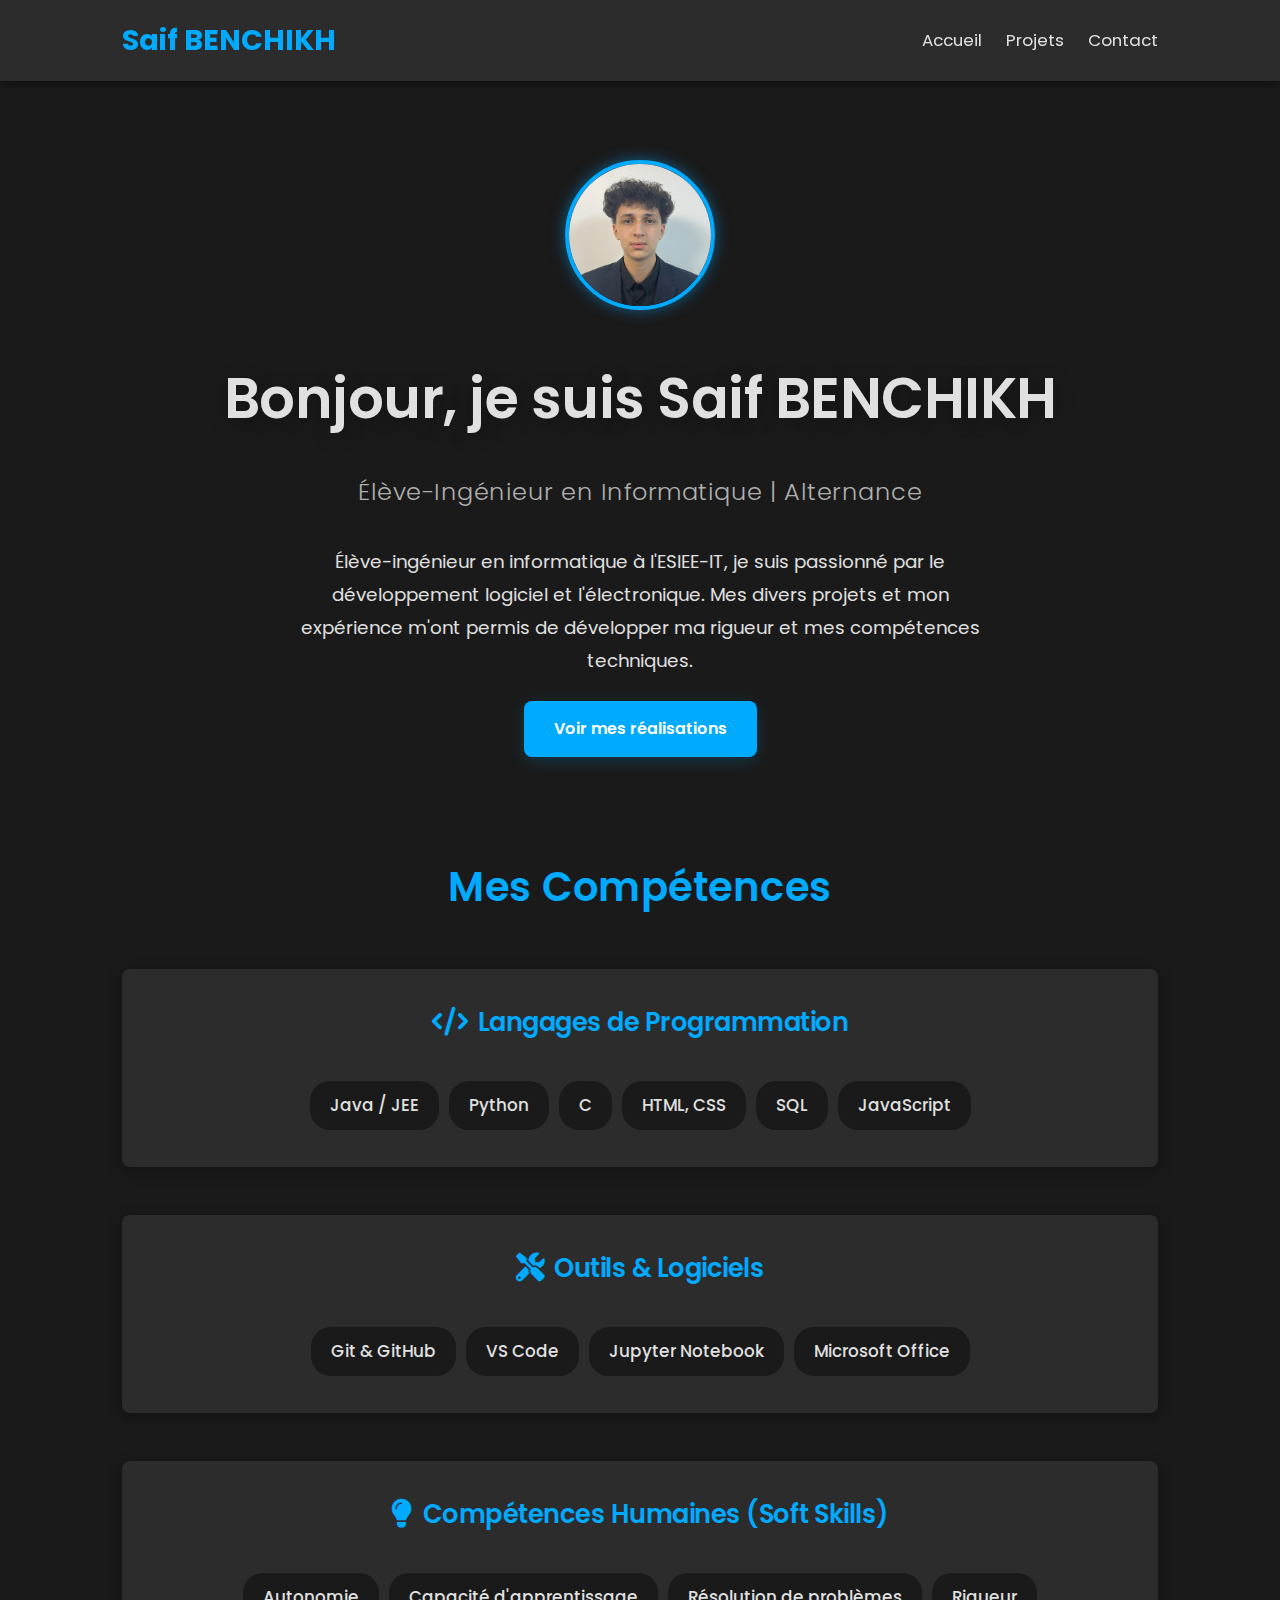
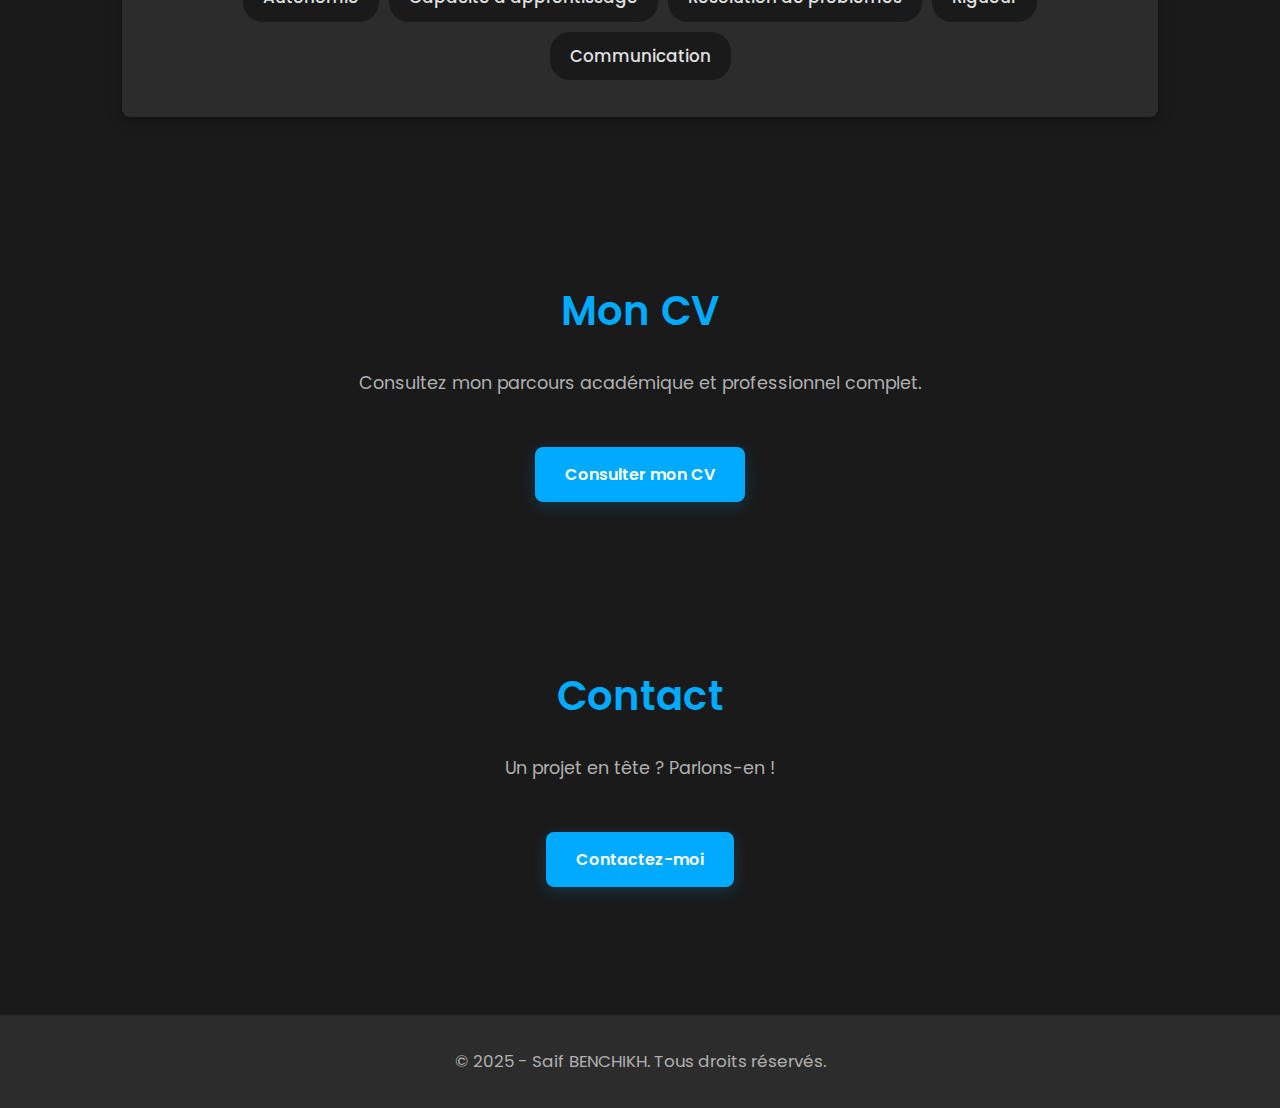
<file: index.html>
<!DOCTYPE html>
<html lang="fr">
<head>
    <meta charset="UTF-8">
    <meta name="viewport" content="width=device-width, initial-scale=1.0">
    <title>Portfolio - Saif BENCHIKH</title>
    <link rel="stylesheet" href="style.css">
    <link href="https://fonts.googleapis.com/css2?family=Poppins:wght@300;400;600;700&display=swap" rel="stylesheet">
    <link rel="stylesheet" href="https://cdnjs.cloudflare.com/ajax/libs/font-awesome/6.0.0-beta3/css/all.min.css"> 
</head>
<body>

    <header>
        <nav class="container">
            <a href="index.html" class="logo">Saif BENCHIKH</a>
            <ul>
                <li><a href="index.html">Accueil</a></li>
                <li><a href="projets.html">Projets</a></li>
                <li><a href="contact.html">Contact</a></li>
            </ul>
        </nav>
    </header>

    <main>
        <section id="accueil" class="hero">
            <div class="container">
                <img src="images/acceuil/saif_profile.webp" alt="Saif BENCHIKH - Photo de profil" class="profile-pic">
                <h1>Bonjour, je suis Saif BENCHIKH</h1>
                <p class="subtitle">Élève-Ingénieur en Informatique | Alternance</p>
                <p>
                    Élève-ingénieur en informatique à l'ESIEE-IT, je suis passionné par le développement
                    logiciel et l'électronique. Mes divers projets et mon expérience m'ont permis de développer ma rigueur et mes
                    compétences techniques.
                </p>
                <a href="projets.html" class="cta-button">Voir mes réalisations</a>
            </div>
        </section>

        <section id="competences">
            <div class="container">
                <h2>Mes Compétences</h2>
                <div class="competences-grille">

                    <div class="competence-categorie">
                        <h3><i class="fas fa-code"></i> Langages de Programmation</h3>
                        <ul>
                            <li>Java / JEE</li>
                            <li>Python</li>
                            <li>C</li>
                            <li>HTML, CSS</li>
                            <li>SQL</li>
                            <li>JavaScript</li>
                        </ul>
                    </div>

                    <div class="competence-categorie">
                        <h3><i class="fas fa-tools"></i> Outils & Logiciels</h3>
                        <ul>
                            <li>Git & GitHub</li>
                            <li>VS Code</li>
                            <li>Jupyter Notebook</li>
                            <li>Microsoft Office</li>
                        </ul>
                    </div>

                    <div class="competence-categorie">
                        <h3><i class="fas fa-lightbulb"></i> Compétences Humaines (Soft Skills)</h3>
                        <ul>
                            <li>Autonomie</li>
                            <li>Capacité d'apprentissage</li>
                            <li>Résolution de problèmes</li>
                            <li>Rigueur</li>
                            <li>Communication</li>
                        </ul>
                    </div>
                    
                </div>
            </div>
        </section>

        <section id="cv">
            <div class="container">
                <h2>Mon CV</h2>
                <p>Consultez mon parcours académique et professionnel complet.</p>
                <a href="CV-Saif BENCHIKH2.pdf" class="cta-button" target="_blank">Consulter mon CV</a>
            </div>
        </section>
        
        <section id="contact-raccourci">
            <div class="container">
                <h2>Contact</h2>
                <p>Un projet en tête ? Parlons-en !</p>
                <a href="contact.html" class="cta-button">Contactez-moi</a>
            </div>
        </section>
    </main>

    <footer>
        <div class="container">
            <p>© 2025 - Saif BENCHIKH. Tous droits réservés.</p>
        </div>
    </footer>

</body>
</html>
</file>
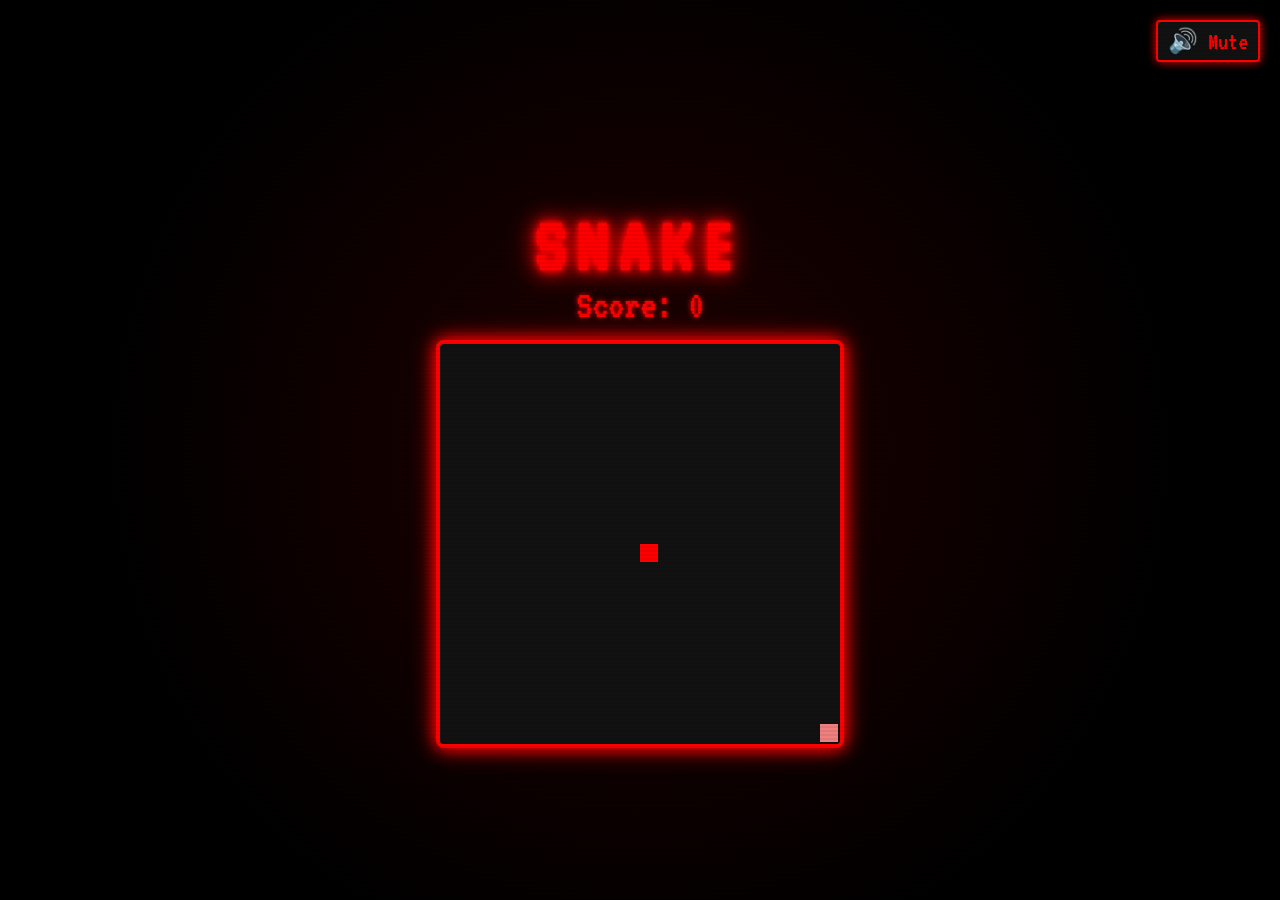
<file: jeux/snake/index.html>
<!DOCTYPE html>
<html lang="en">
<head>
    <meta charset="UTF-8">
    <meta name="viewport" content="width=device-width, initial-scale=1.0">
    <title>Red & Black Snake</title>
    
    <link href="https://fonts.googleapis.com/css2?family=VT323&display=swap" rel="stylesheet">
    
    <link rel="stylesheet" href="style.css">
</head>
<body>
    
    <div class="controls-container">
        <button id="muteBtn">🔊 Mute</button>
    </div>

    <h1>SNAKE</h1>
    <div class="score-container">
        Score: <span id="score">0</span>
    </div>
    <canvas id="gameCanvas" width="400" height="400"></canvas>
    
    <audio id="bgMusic" src="background.mp3" loop></audio>
    <audio id="eatSound" src="eat.wav"></audio>
    <audio id="gameOverSound" src="gameover.wav"></audio>
    
    <script src="script.js"></script>
</body>
</html>
</file>
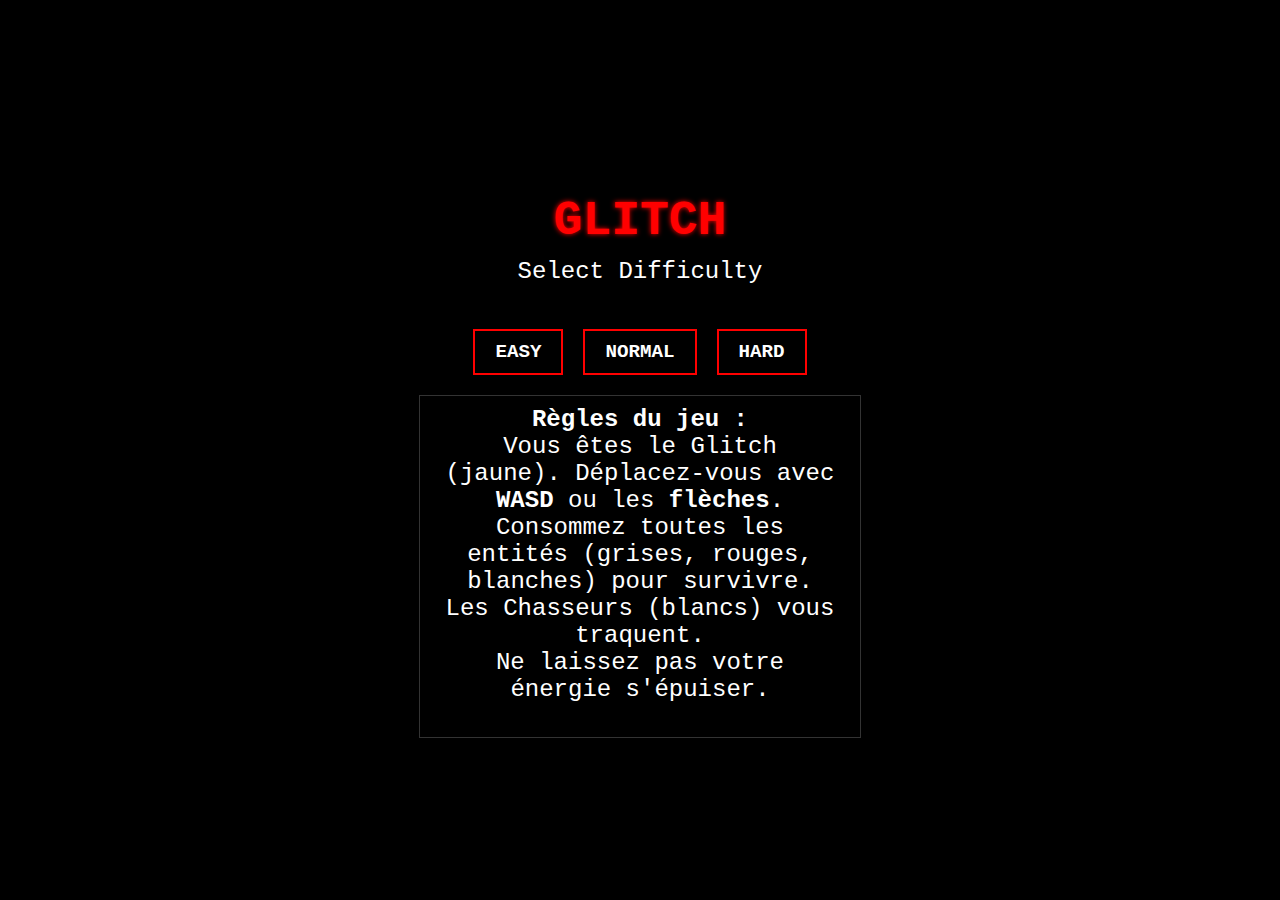
<file: jeux/world/index.html>
<!DOCTYPE html>
<html lang="en">
  <head>
    <meta charset="UTF-8" />
    <meta name="viewport" content="width=device-width, initial-scale=1.0" />
    <title>Ecosystem Simulator [Survival]</title>
    <style>
      body {
        margin: 0;
        overflow: hidden;
        background-color: #000000;
        display: flex;
        justify-content: center;
        align-items: center;
        height: 100vh;
        font-family: 'Courier New', Courier, monospace;
      }
      
      /* Start screen styles */
      #start-screen {
        width: 100%;
        height: 100%;
        display: flex;
        justify-content: center;
        align-items: center;
        flex-direction: column;
        background-color: #000;
        cursor: default; 
      }
      #start-screen h1 {
        color: #ff0000;
        font-size: 3em;
        text-shadow: 0 0 5px #ff0000;
        margin-bottom: 10px;
      }
      #start-screen p {
        color: #ffffff;
        font-size: 1.5em;
        margin-top: 0;
      }

      /* Rules styles */
      #game-rules {
        color: #aaa;
        font-size: 1em;
        text-align: center;
        border: 1px solid #333;
        padding: 10px 20px;
        margin-top: 20px;
        max-width: 400px;
      }

      /* Difficulty button styles */
      #difficulty-select {
        display: flex;
        gap: 20px;
        margin-top: 20px;
      }
      .difficulty-btn {
        font-family: 'Courier New', Courier, monospace;
        font-size: 1.2em;
        font-weight: bold;
        color: #ffffff;
        background-color: #000;
        border: 2px solid #ff0000;
        padding: 10px 20px;
        cursor: pointer;
        transition: all 0.2s;
      }
      .difficulty-btn:hover {
        background-color: #ff0000;
        color: #000;
      }

      /* Wrapper is hidden by default */
      #simulator-wrapper {
        display: none; 
        flex-direction: column;
        align-items: center;
      }
      
      canvas {
        background-color: #000000; 
        border: 2px solid #ff0000; 
      }
      
      /* --- UPDATED --- Changed text */
      #simulator-wrapper p {
        color: #ff0000;
        margin-top: 15px;
        font-size: 1.1em;
      }
    </style>
  </head>
  <body>
    <div id="start-screen">
      <h1>GLITCH</h1>
      <p>Select Difficulty</p>
      
      <div id="difficulty-select">
        <button id="easy-btn" class="difficulty-btn" 
                title="Plus de nourriture, moins de Chasseurs. Votre énergie diminue très lentement.">
          EASY
        </button>
        <button id="normal-btn" class="difficulty-btn"
                title="L'expérience standard et équilibrée.">
          NORMAL
        </button>
        <button id="hard-btn" class="difficulty-btn"
                title="Moins de nourriture, plus de Chasseurs. Votre énergie diminue très vite. Bonne chance.">
          HARD
        </button>
      </div>

      <div id="game-rules">
        <p>
          <strong>Règles du jeu :</strong><br>
          Vous êtes le Glitch (jaune). Déplacez-vous avec <strong>WASD</strong> ou les <strong>flèches</strong>.<br>
          Consommez toutes les entités (grises, rouges, blanches) pour survivre.<br>
          Les Chasseurs (blancs) vous traquent.<br>
          Ne laissez pas votre énergie s'épuiser.
        </p>
      </div>
    </div>

    <div id="simulator-wrapper">
      <canvas id="simulationCanvas"></canvas>
      <p>WASD/Arrows: Move | CLICK: Spawn Food | SHIFT+CLICK: Spawn Seeker (Red) | CTRL+CLICK: Spawn Hunter (White)</p>
    </div>
    
    <script src="app.js"></script>
  </body>
</html>
</file>
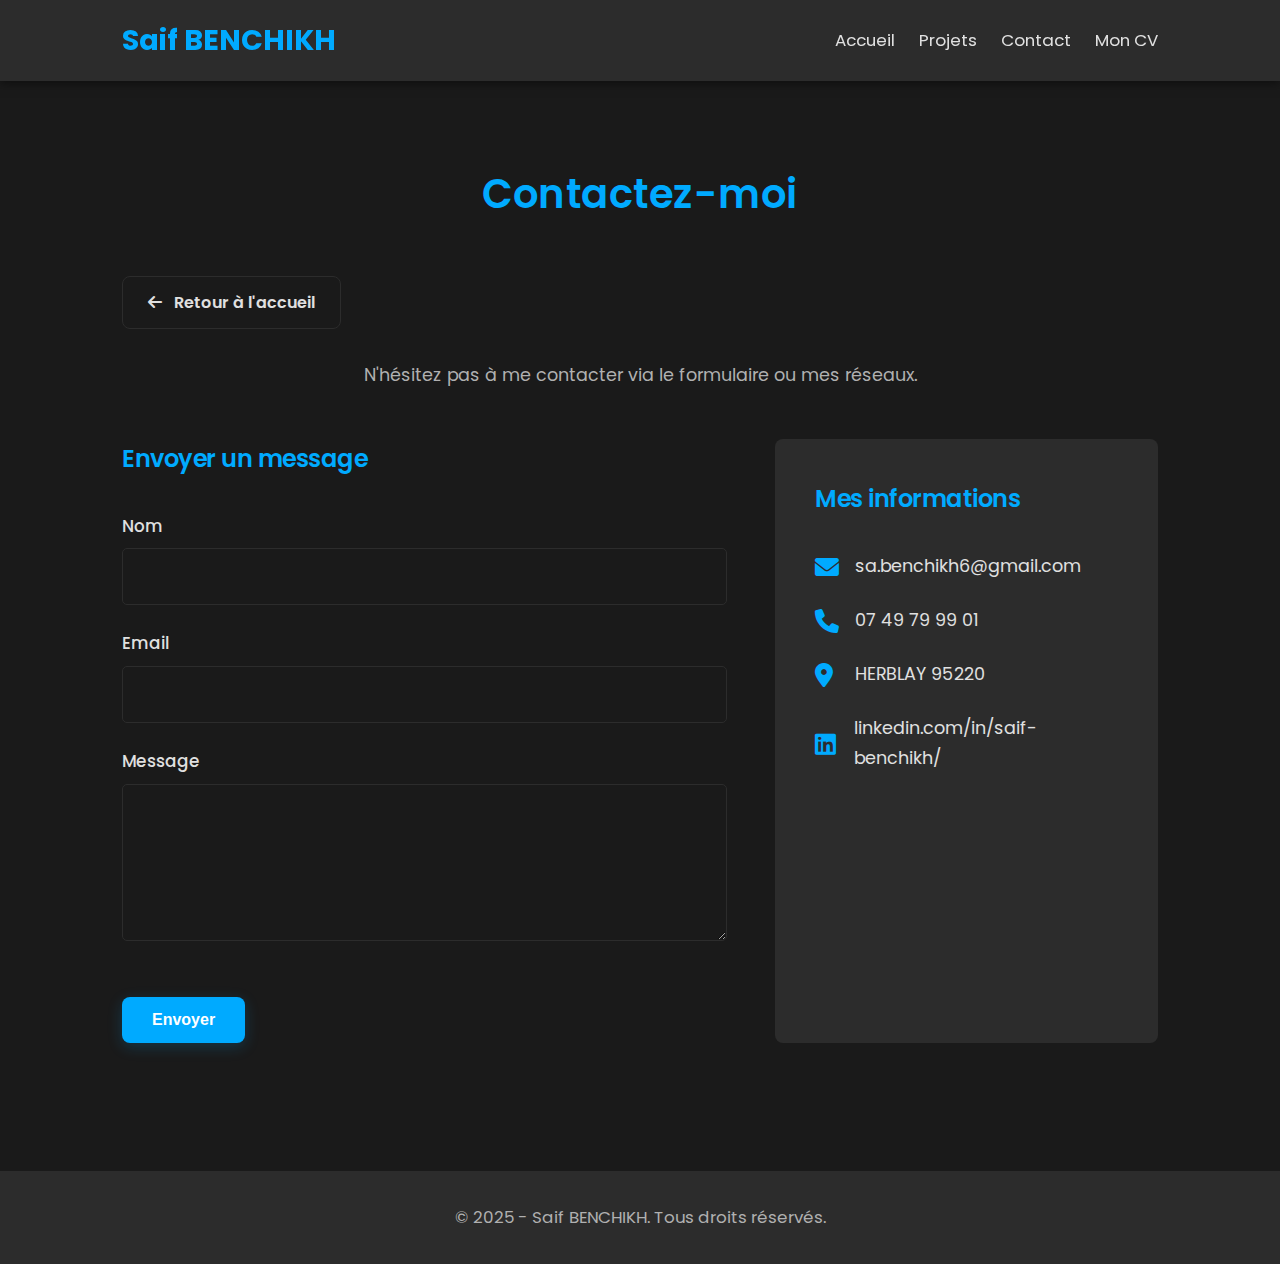
<file: contact.html>
<!DOCTYPE html>
<html lang="fr">
<head>
    <meta charset="UTF-8">
    <meta name="viewport" content="width=device-width, initial-scale=1.0">
    <title>Contact - Saif BENCHIKH</title>
    <link rel="stylesheet" href="style.css">
    
    <link rel="stylesheet" href="https://cdnjs.cloudflare.com/ajax/libs/font-awesome/6.0.0-beta3/css/all.min.css">
    <link href="https://fonts.googleapis.com/css2?family=Poppins:wght@300;400;600;700&display=swap" rel="stylesheet">
</head>
<body>

    <header>
        <nav class="container">
            <a href="index.html" class="logo">Saif BENCHIKH</a>
            <ul>
                <li><a href="index.html">Accueil</a></li>
                <li><a href="projets.html">Projets</a></li>
                <li><a href="contact.html">Contact</a></li>
                <li><a href="CV-Saif BENCHIKH.pdf" download>Mon CV</a></li>
            </ul>
        </nav>
    </header>

    <main>
        <section id="contact-page">
            <div class="container">
                <h2>Contactez-moi</h2>

                <div style="margin-bottom: 2rem;">
                    <a href="index.html" class="cta-button-light"><i class="fas fa-arrow-left"></i> Retour à l'accueil</a>
                </div>

                <p>N'hésitez pas à me contacter via le formulaire ou mes réseaux.</p>

                <div class="contact-flex-container">
                    
                    <div class="contact-form">
                        <h3>Envoyer un message</h3>
                        
                        <form action="https://formspree.io/f/xzzyvavo" method="POST">
                            
                            <div class="form-groupe">
                                <label for="nom">Nom</label>
                                <input type="text" id="nom" name="nom" required>
                            </div>
                            <div class="form-groupe">
                                <label for="email">Email</label>
                                <input type="email" id="email" name="email" required>
                            </div>
                            <div class="form-groupe">
                                <label for="message">Message</label>
                                <textarea id="message" name="message" rows="5" required></textarea>
                            </div>
                            <button type="submit" class="cta-button">Envoyer</button>
                        </form>
                    </div>

                    <div class="contact-info">
                        <h3>Mes informations</h3>
                        <ul>
                            <li>
                                <i class="fas fa-envelope"></i> 
                                <a href="mailto:sa.benchikh6@gmail.com">sa.benchikh6@gmail.com</a>
                            </li>
                            <li>
                                <i class="fas fa-phone"></i> 
                                07 49 79 99 01
                            </li>
                            <li>
                                <i class="fas fa-map-marker-alt"></i> 
                                HERBLAY 95220
                            </li>
                            <li>
                                <i class="fab fa-linkedin"></i> 
                                <a href="https://linkedin.com/in/saif-benchikh/" target="_blank">linkedin.com/in/saif-benchikh/</a>
                            </li>
                        </ul>
                    </div>
                </div>
            </div>
        </section>
    </main>

    <footer>
        <div class="container">
            <p>© 2025 - Saif BENCHIKH. Tous droits réservés.</p>
        </div>
    </footer>

</body>
</html>
</file>
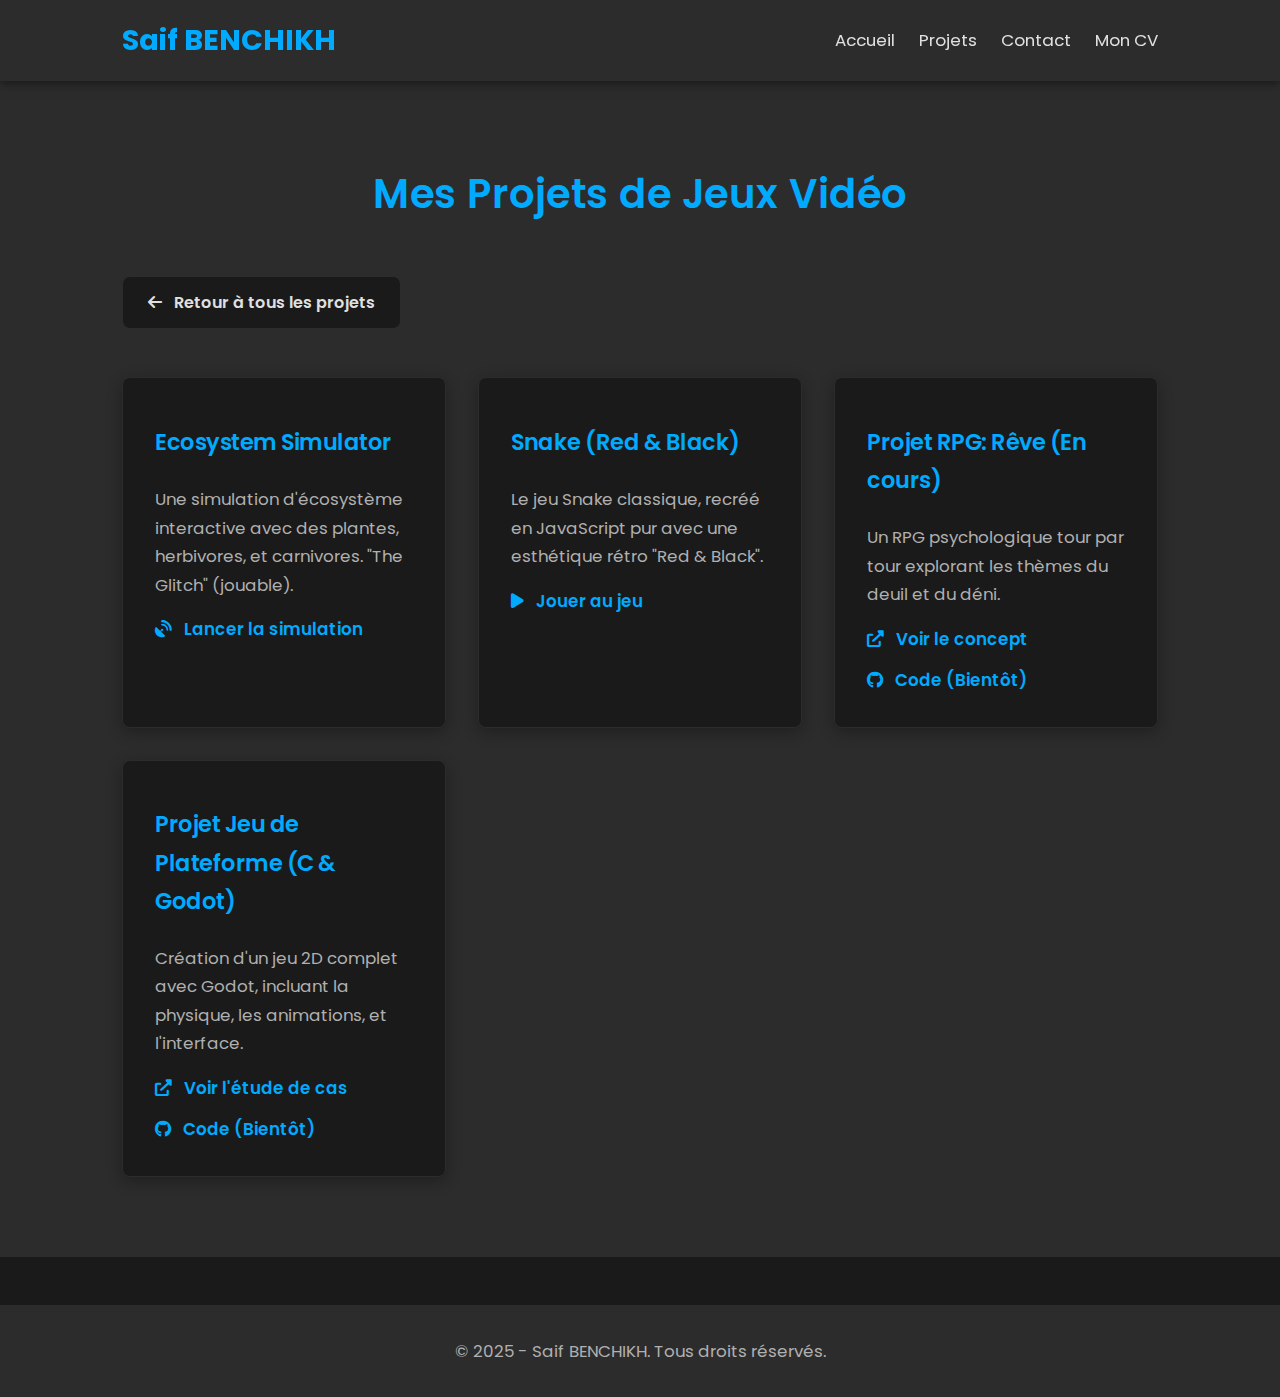
<file: jeux-videos.html>
<!DOCTYPE html>
<html lang="fr">
<head>
    <meta charset="UTF-8">
    <meta name="viewport" content="width=device-width, initial-scale=1.0">
    <title>Mes Jeux Vidéo - Saif BENCHIKH</title>
    <link rel="stylesheet" href="style.css">
    <link href="https://fonts.googleapis.com/css2?family=Poppins:wght@300;400;600;700&display=swap" rel="stylesheet">
    <link rel="stylesheet" href="https://cdnjs.cloudflare.com/ajax/libs/font-awesome/6.0.0-beta3/css/all.min.css">
</head>
<body>

    <header>
        <nav class="container">
            <a href="index.html" class="logo">Saif BENCHIKH</a>
            <ul>
                <li><a href="index.html">Accueil</a></li>
                <li><a href="projets.html">Projets</a></li>
                <li><a href="contact.html">Contact</a></li>
                <li><a href="CV-Saif BENCHIKH.pdf" download>Mon CV</a></li>
            </ul>
        </nav>
    </header>

    <main>
        <section id="projets-page">
            <div class="container">
                <h2>Mes Projets de Jeux Vidéo</h2>

                <div style="margin-bottom: 2rem;">
                    <a href="projets.html" class="cta-button-light"><i class="fas fa-arrow-left"></i> Retour à tous les projets</a>
                </div>
                
                <div class="projets-grille">

                    <div class="projet-carte">
                        <h3><a href="jeux/world/index.html" target="_blank" class="projet-lien">Ecosystem Simulator</a></h3>
                        <p>
                            Une simulation d'écosystème interactive avec des plantes,
                            herbivores, et carnivores. "The Glitch" (jouable).
                        </p>
                        <a href="jeux/world/index.html" target="_blank" class="projet-lien"><i class="fas fa-satellite-dish"></i> Lancer la simulation</a>
                    </div>

                    <div class="projet-carte">
                        <h3><a href="jeux/snake/index.html" target="_blank" class="projet-lien">Snake (Red & Black)</a></h3>
                        <p>
                            Le jeu Snake classique, recréé en JavaScript pur avec une
                            esthétique rétro "Red & Black".
                        </p>
                        <a href="jeux/snake/index.html" target="_blank" class="projet-lien"><i class="fas fa-play"></i> Jouer au jeu</a>
                    </div>
                    
                    <div class="projet-carte">
                        <h3><a href="jeux/rpg/projet-rpg.html" class="projet-lien"> Projet RPG: Rêve (En cours)</a></h3>
                        <p>
                            Un RPG psychologique tour par tour explorant les thèmes
                            du deuil et du déni.
                        </p>
                        <a href="jeux/rpg/projet-rpg.html" class="projet-lien"><i class="fas fa-external-link-alt"></i> Voir le concept</a>
                        <a href="#" class="projet-lien"><i class="fab fa-github"></i> Code (Bientôt)</a>
                    </div>
                    
                    <div class="projet-carte">
                        <h3><a href="jeux/patform/projet-jeu-video.html" class="projet-lien"> Projet Jeu de Plateforme (C & Godot)</a></h3>
                        <p>
                            Création d'un jeu 2D complet avec Godot, incluant la physique,
                            les animations, et l'interface.
                        </p>
                        <a href="jeux/patform/projet-jeu-video.html" class="projet-lien"><i class="fas fa-external-link-alt"></i> Voir l'étude de cas</a>
                        <a href="#" class="projet-lien"><i class="fab fa-github"></i> Code (Bientôt)</a>
                    </div>

                </div>

            </div>
        </section>
    </main>

    <footer>
        <div class="container">
            <p>© 2025 - Saif BENCHIKH. Tous droits réservés.</p>
        </div>
    </footer>

</body>
</html>
</file>
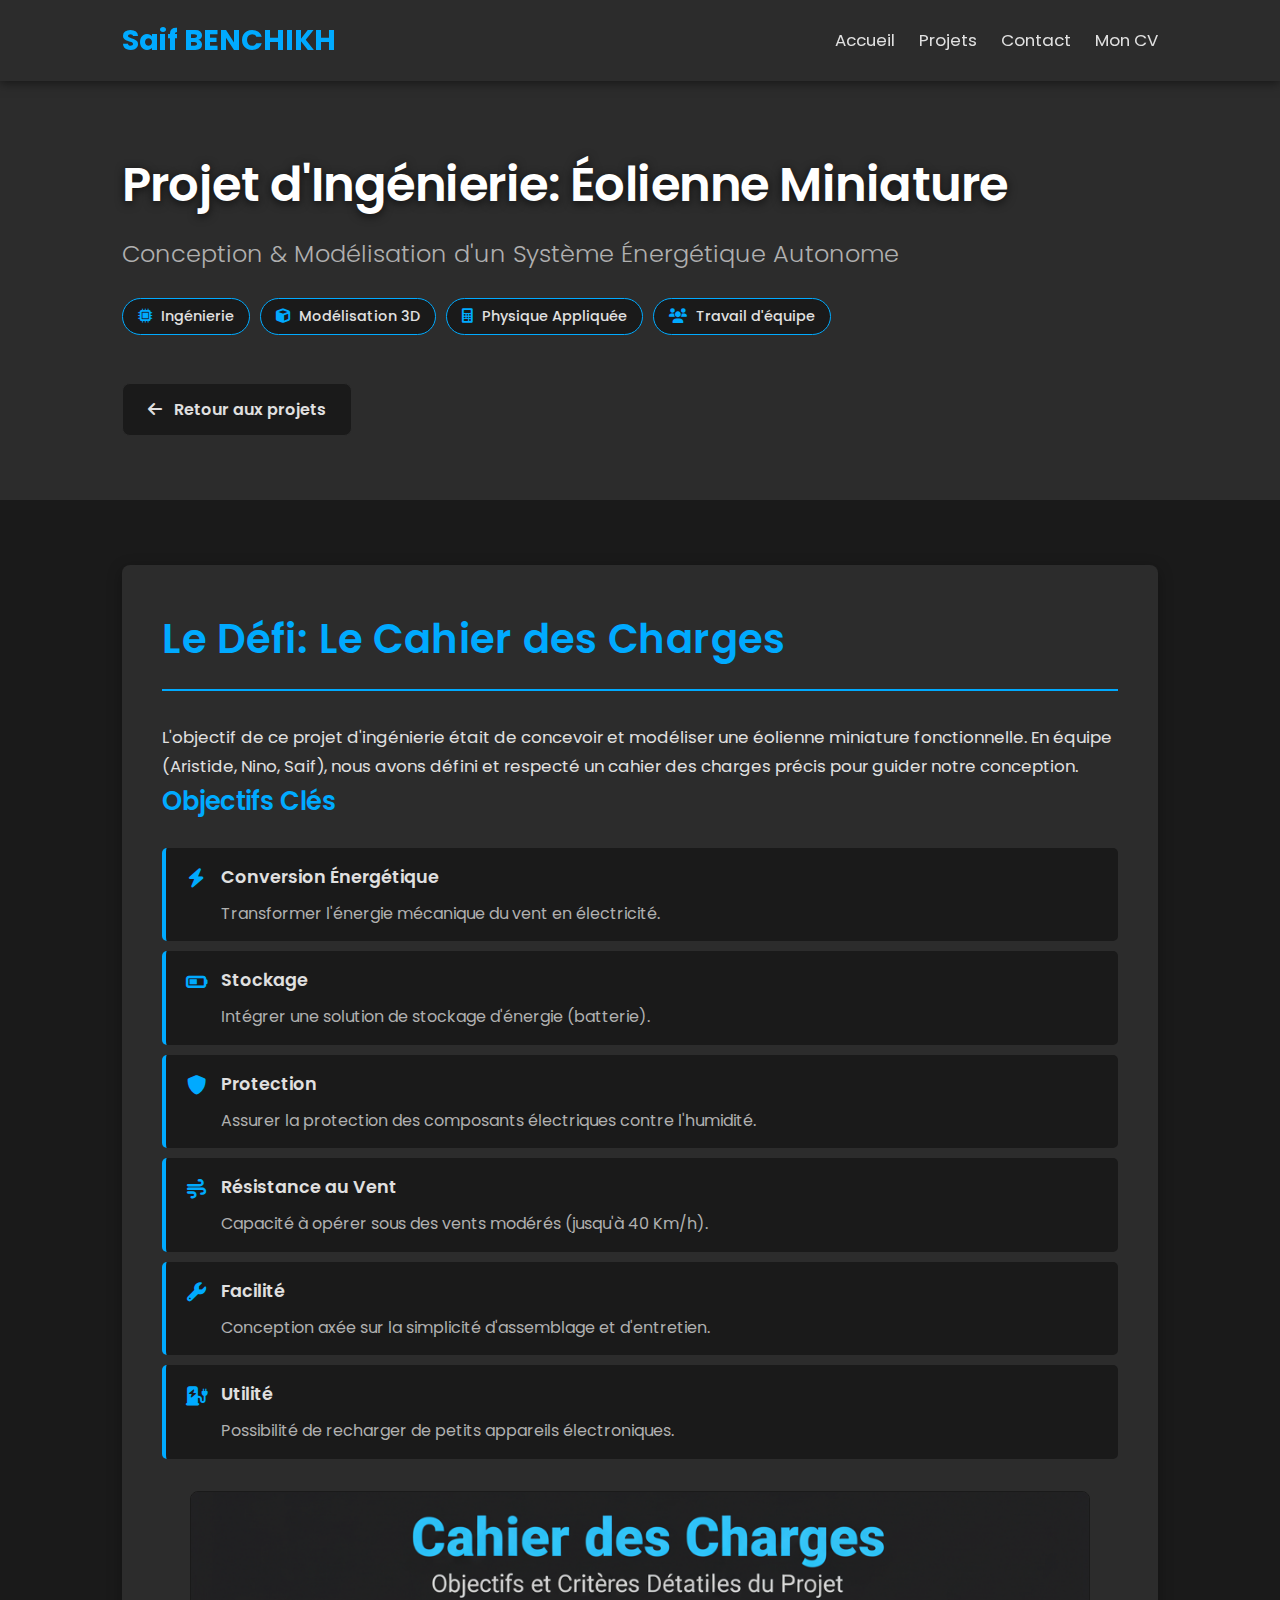
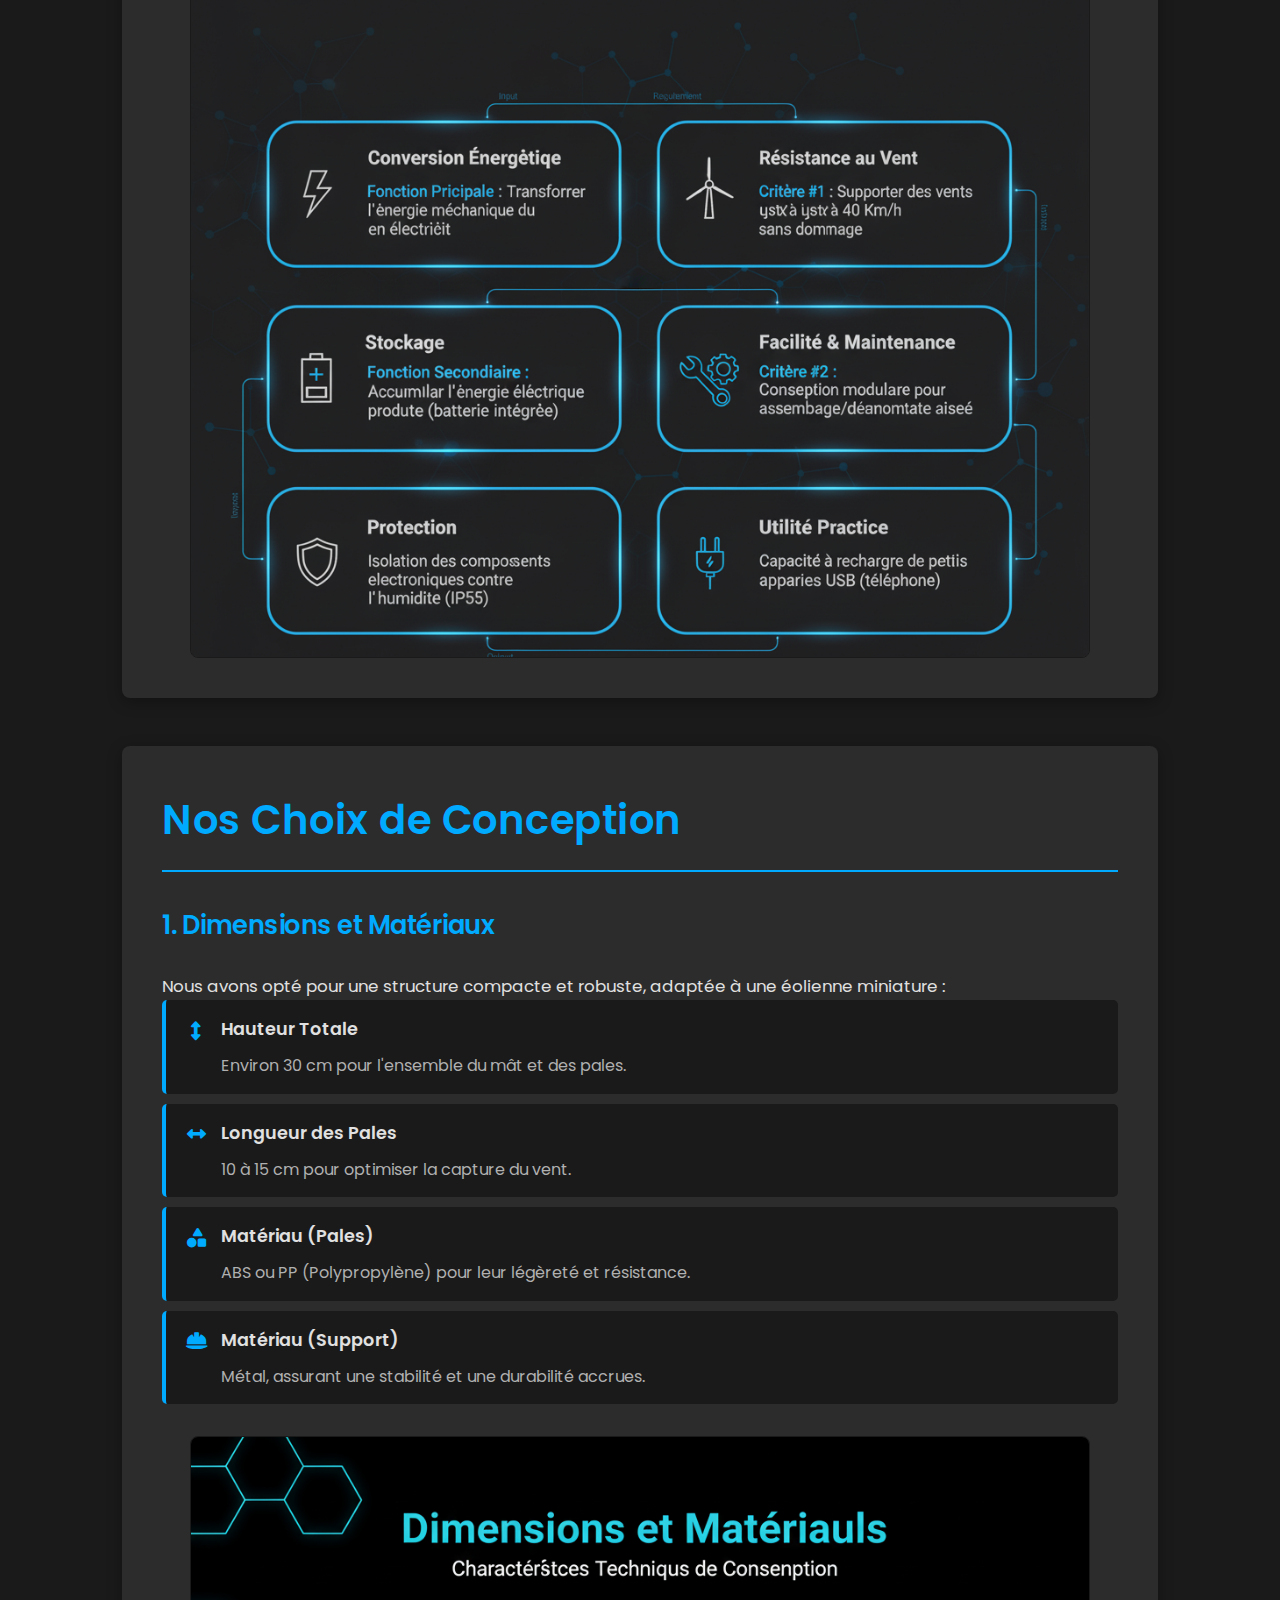
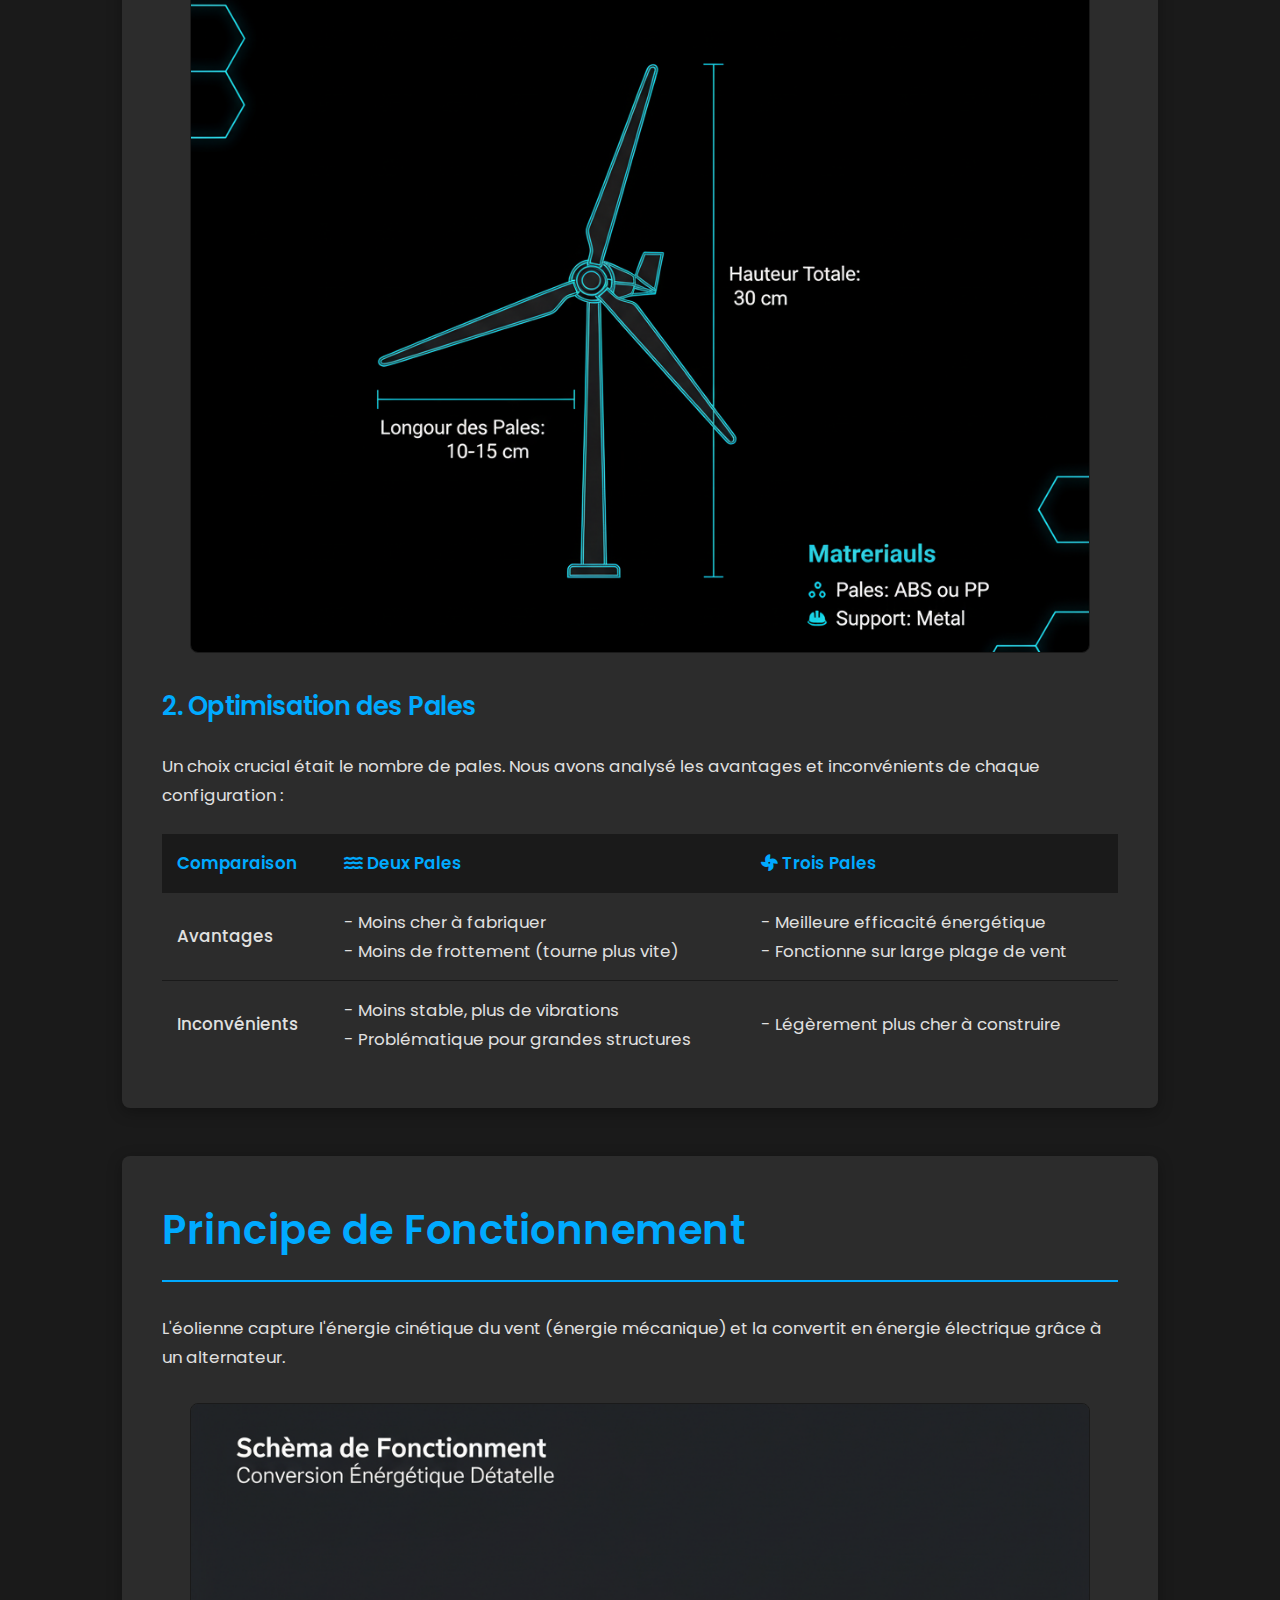
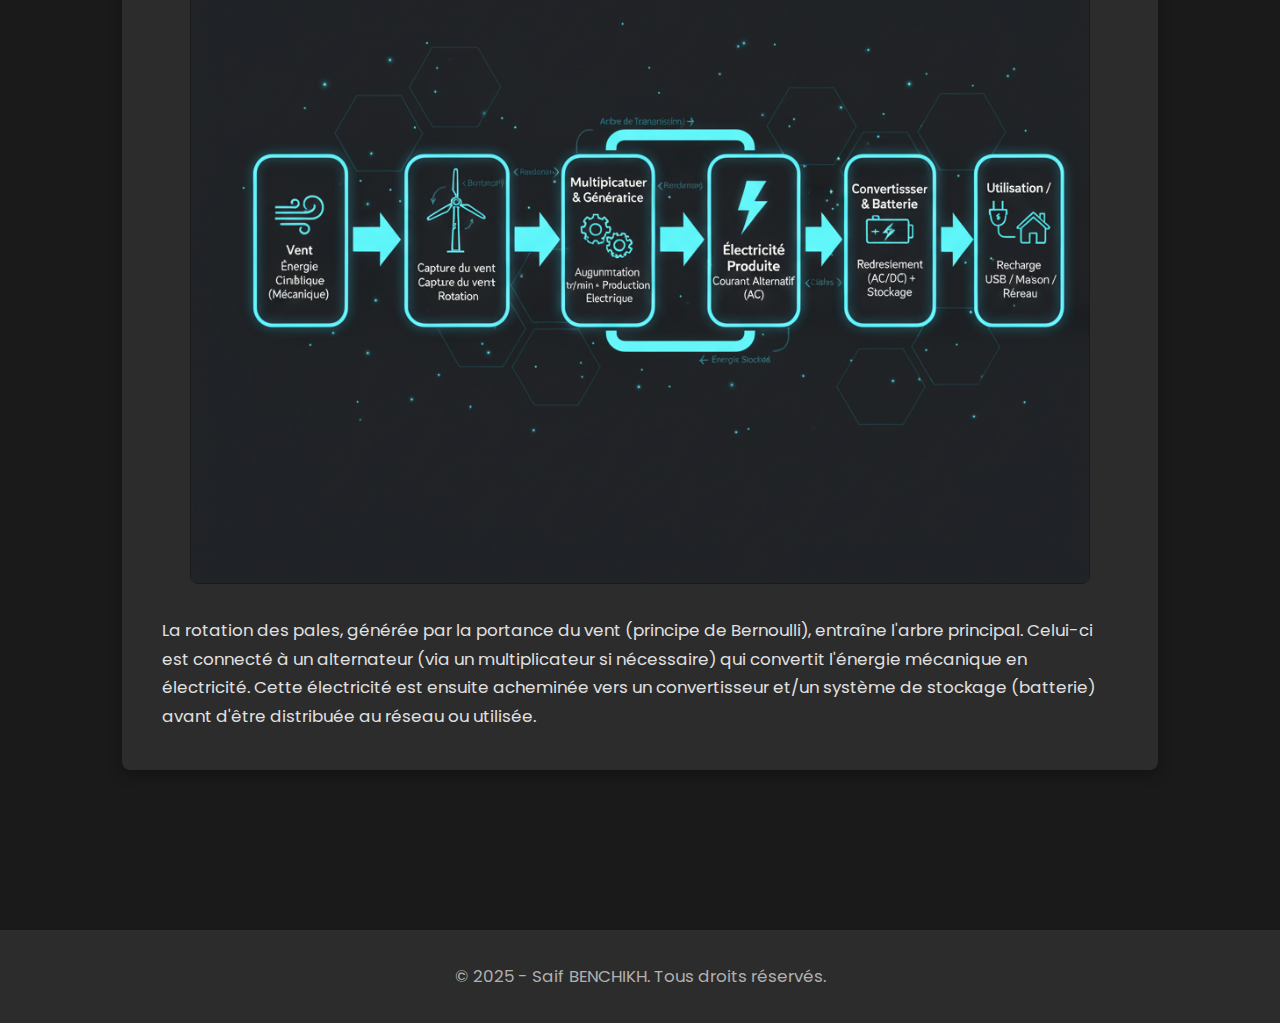
<file: projet-eolienne.html>
<!DOCTYPE html>
<html lang="fr">
<head>
    <meta charset="UTF-8">
    <meta name="viewport" content="width=device-width, initial-scale=1.0">
    <title>Projet Éolienne - Saif BENCHIKH</title>
    <link rel="stylesheet" href="style.css">
    <link href="https://fonts.googleapis.com/css2?family=Poppins:wght@300;400;600;700&display=swap" rel="stylesheet">
    <link rel="stylesheet" href="https://cdnjs.cloudflare.com/ajax/libs/font-awesome/6.0.0-beta3/css/all.min.css">
</head>
<body>

    <header>
        <nav class="container">
            <a href="index.html" class="logo">Saif BENCHIKH</a>
            <ul>
                <li><a href="index.html">Accueil</a></li>
                <li><a href="projets.html">Projets</a></li>
                <li><a href="contact.html">Contact</a></li>
                <li><a href="CV-Saif BENCHIKH2.pdf" download>Mon CV</a></li>
            </ul>
        </nav>
    </header>

    <main>
        <section class="project-hero-text">
            <div class="container">
                <h1>Projet d'Ingénierie: Éolienne Miniature</h1>
                <p class="project-subtitle">Conception & Modélisation d'un Système Énergétique Autonome</p>
                <div class="project-pills">
                    <span><i class="fas fa-microchip"></i> Ingénierie</span>
                    <span><i class="fas fa-cube"></i> Modélisation 3D</span>
                    <span><i class="fas fa-calculator"></i> Physique Appliquée</span>
                    <span><i class="fas fa-users"></i> Travail d'équipe</span>
                </div>
                <a href="projets.html" class="cta-button-light"><i class="fas fa-arrow-left"></i> Retour aux projets</a>
            </div>
        </section>

        <section class="project-content">
            <div class="container">
                
                <div class="project-section">
                    <h2>Le Défi: Le Cahier des Charges</h2>
                    <p>L'objectif de ce projet d'ingénierie était de concevoir et modéliser une éolienne miniature fonctionnelle. En équipe (Aristide, Nino, Saif), nous avons défini et respecté un cahier des charges précis pour guider notre conception.</p>
                    
                    <h3>Objectifs Clés</h3>
                    <ul class="spec-list">
                        <li>
                            <div class="spec-title"><i class="fas fa-bolt"></i> Conversion Énergétique</div>
                            <div class="spec-desc">Transformer l'énergie mécanique du vent en électricité.</div>
                        </li>
                        <li>
                            <div class="spec-title"><i class="fas fa-battery-half"></i> Stockage</div>
                            <div class="spec-desc">Intégrer une solution de stockage d'énergie (batterie).</div>
                        </li>
                        <li>
                            <div class="spec-title"><i class="fas fa-shield-alt"></i> Protection</div>
                            <div class="spec-desc">Assurer la protection des composants électriques contre l'humidité.</div>
                        </li>
                        <li>
                            <div class="spec-title"><i class="fas fa-wind"></i> Résistance au Vent</div>
                            <div class="spec-desc">Capacité à opérer sous des vents modérés (jusqu'à 40 Km/h).</div>
                        </li>
                         <li>
                            <div class="spec-title"><i class="fas fa-wrench"></i> Facilité</div>
                            <div class="spec-desc">Conception axée sur la simplicité d'assemblage et d'entretien.</div>
                        </li>
                        <li>
                            <div class="spec-title"><i class="fas fa-charging-station"></i> Utilité</div>
                            <div class="spec-desc">Possibilité de recharger de petits appareils électroniques.</div>
                        </li>
                    </ul>
                    
                    <img src="images/projet_eolienne/cahiercharge.webp" alt="Cahier des Charges détaillé du projet" class="project-image-full">
                </div>

                <div class="project-section">
                    <h2>Nos Choix de Conception</h2>
                    
                    <h3>1. Dimensions et Matériaux</h3>
                    <p>Nous avons opté pour une structure compacte et robuste, adaptée à une éolienne miniature :</p>
                    <ul class="spec-list">
                        <li>
                            <div class="spec-title"><i class="fas fa-arrows-alt-v"></i> Hauteur Totale</div>
                            <div class="spec-desc">Environ 30 cm pour l'ensemble du mât et des pales.</div>
                        </li>
                        <li>
                            <div class="spec-title"><i class="fas fa-arrows-alt-h"></i> Longueur des Pales</div>
                            <div class="spec-desc">10 à 15 cm pour optimiser la capture du vent.</div>
                        </li>
                        <li>
                            <div class="spec-title"><i class="fas fa-shapes"></i> Matériau (Pales)</div>
                            <div class="spec-desc">ABS ou PP (Polypropylène) pour leur légèreté et résistance.</div>
                        </li>
                        <li>
                            <div class="spec-title"><i class="fas fa-hard-hat"></i> Matériau (Support)</div>
                            <div class="spec-desc">Métal, assurant une stabilité et une durabilité accrues.</div>
                        </li>
                    </ul>

                    <img src="images/projet_eolienne/dimensions.webp" alt="Diagramme détaillé des dimensions et matériaux de l'éolienne" class="project-image-full">

                    <h3 class="mt-2">2. Optimisation des Pales</h3>
                    <p>Un choix crucial était le nombre de pales. Nous avons analysé les avantages et inconvénients de chaque configuration :</p>
                    
                    <div class="project-table-responsive">
                        <table>
                            <thead>
                                <tr>
                                    <th>Comparaison</th>
                                    <th><i class="fas fa-water"></i> Deux Pales</th>
                                    <th><i class="fas fa-fan"></i> Trois Pales</th>
                                </tr>
                            </thead>
                            <tbody>
                                <tr>
                                    <td>Avantages</td>
                                    <td>- Moins cher à fabriquer<br>- Moins de frottement (tourne plus vite)</td>
                                    <td>- Meilleure efficacité énergétique<br>- Fonctionne sur large plage de vent</td>
                                </tr>
                                <tr>
                                    <td>Inconvénients</td>
                                    <td>- Moins stable, plus de vibrations<br>- Problématique pour grandes structures</td>
                                    <td>- Légèrement plus cher à construire</td>
                                </tr>
                            </tbody>
                        </table>
                    </div>
                </div>

                <div class="project-section">
                    <h2>Principe de Fonctionnement</h2>
                    <p>L'éolienne capture l'énergie cinétique du vent (énergie mécanique) et la convertit en énergie électrique grâce à un alternateur.</p>
                    
                    <img src="images/projet_eolienne/shemafonctionnement.webp" alt="Schéma détaillé de fonctionnement et conversion énergétique de l'éolienne" class="project-image-full">
                    
                    <p class="mt-2">La rotation des pales, générée par la portance du vent (principe de Bernoulli), entraîne l'arbre principal. Celui-ci est connecté à un alternateur (via un multiplicateur si nécessaire) qui convertit l'énergie mécanique en électricité. Cette électricité est ensuite acheminée vers un convertisseur et/un système de stockage (batterie) avant d'être distribuée au réseau ou utilisée.</p>
                </div>
            </div>
        </section>
    </main>

    <footer>
        <div class="container">
            <p>© 2025 - Saif BENCHIKH. Tous droits réservés.</p>
        </div>
    </footer>

</body>
</html>
</file>
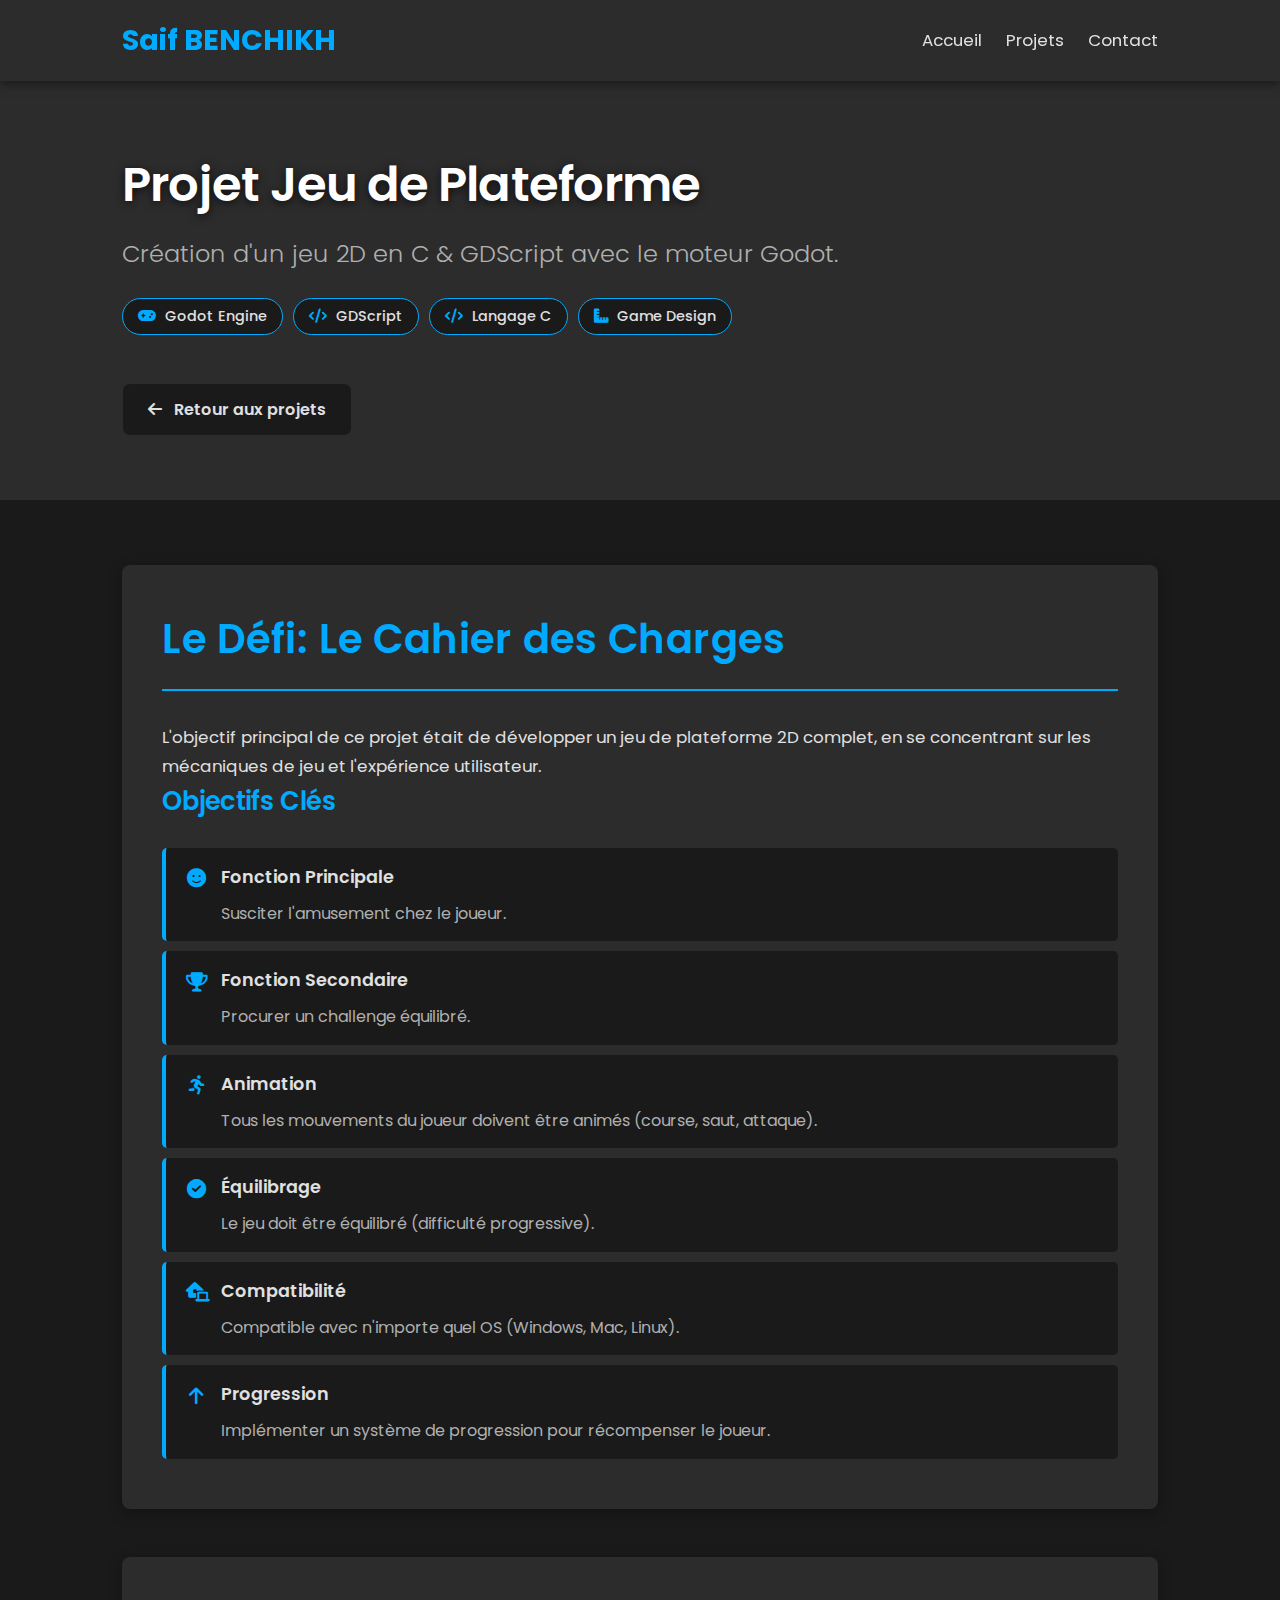
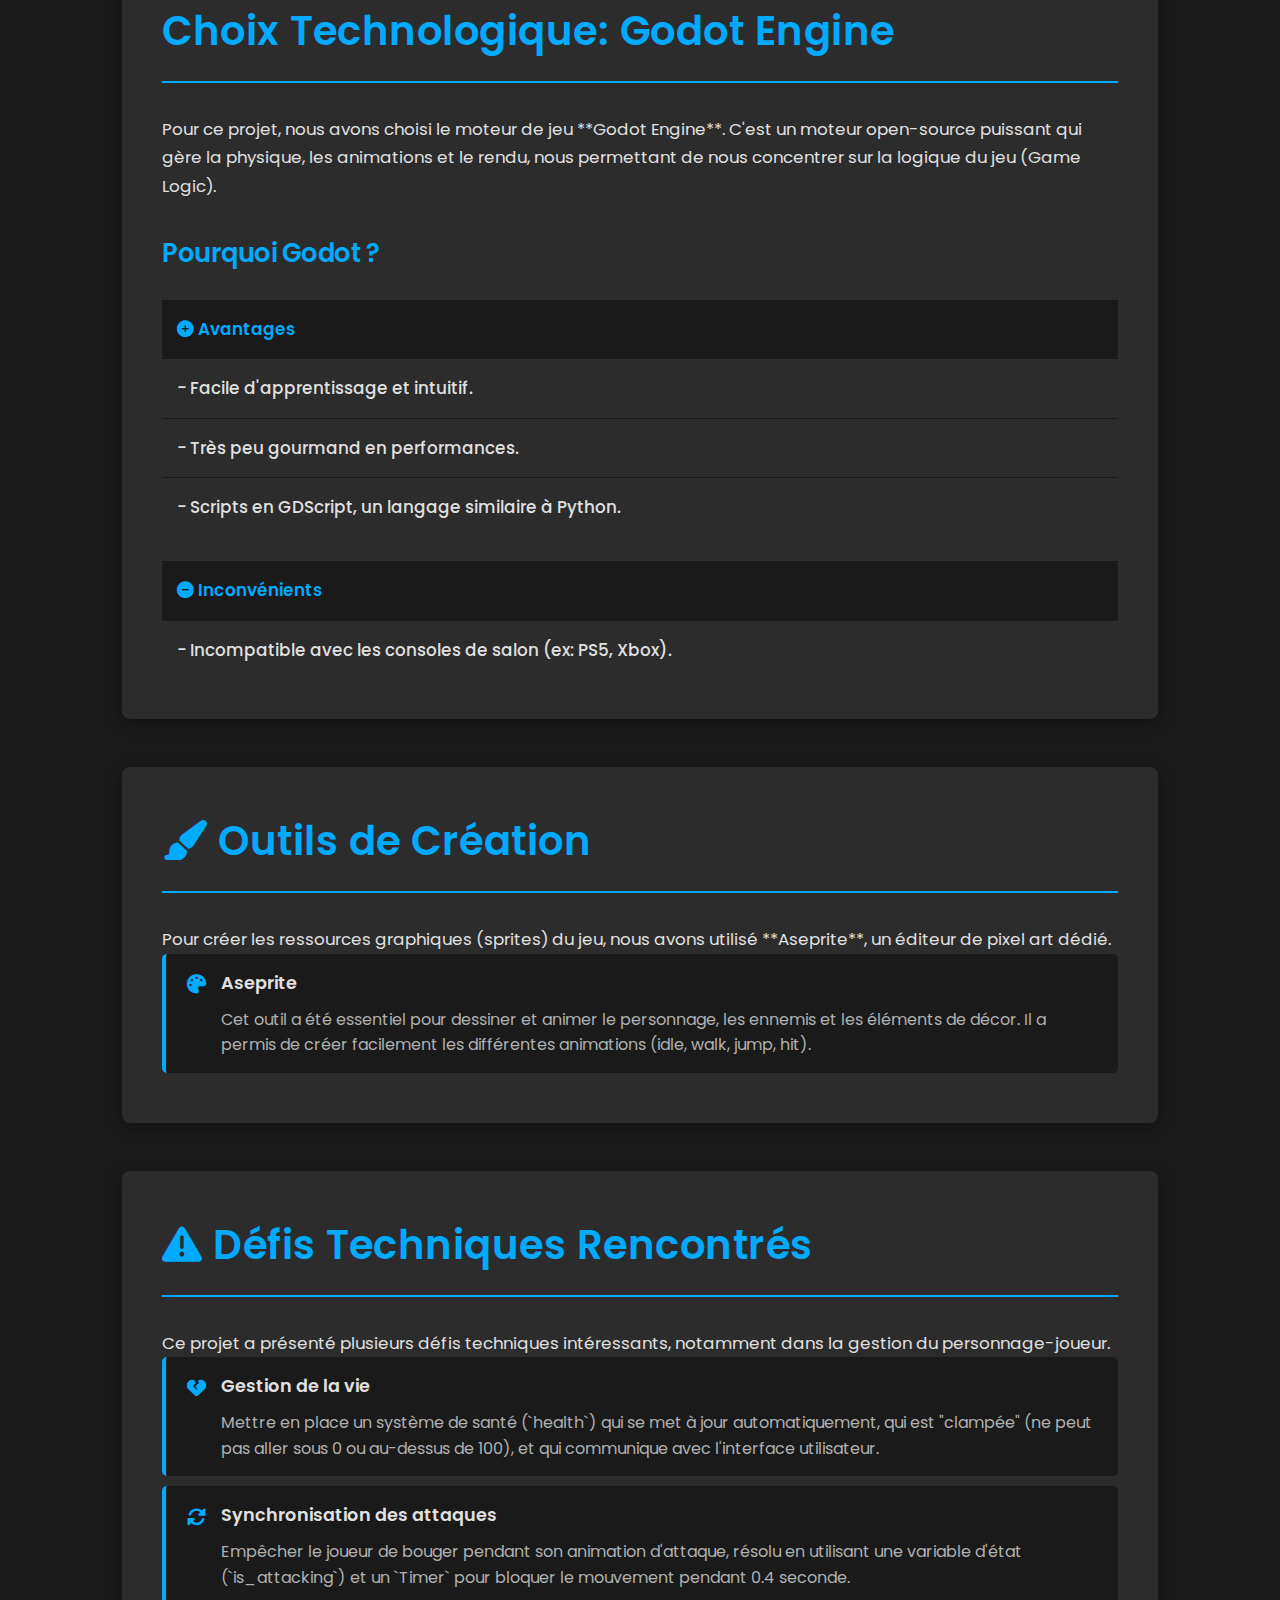
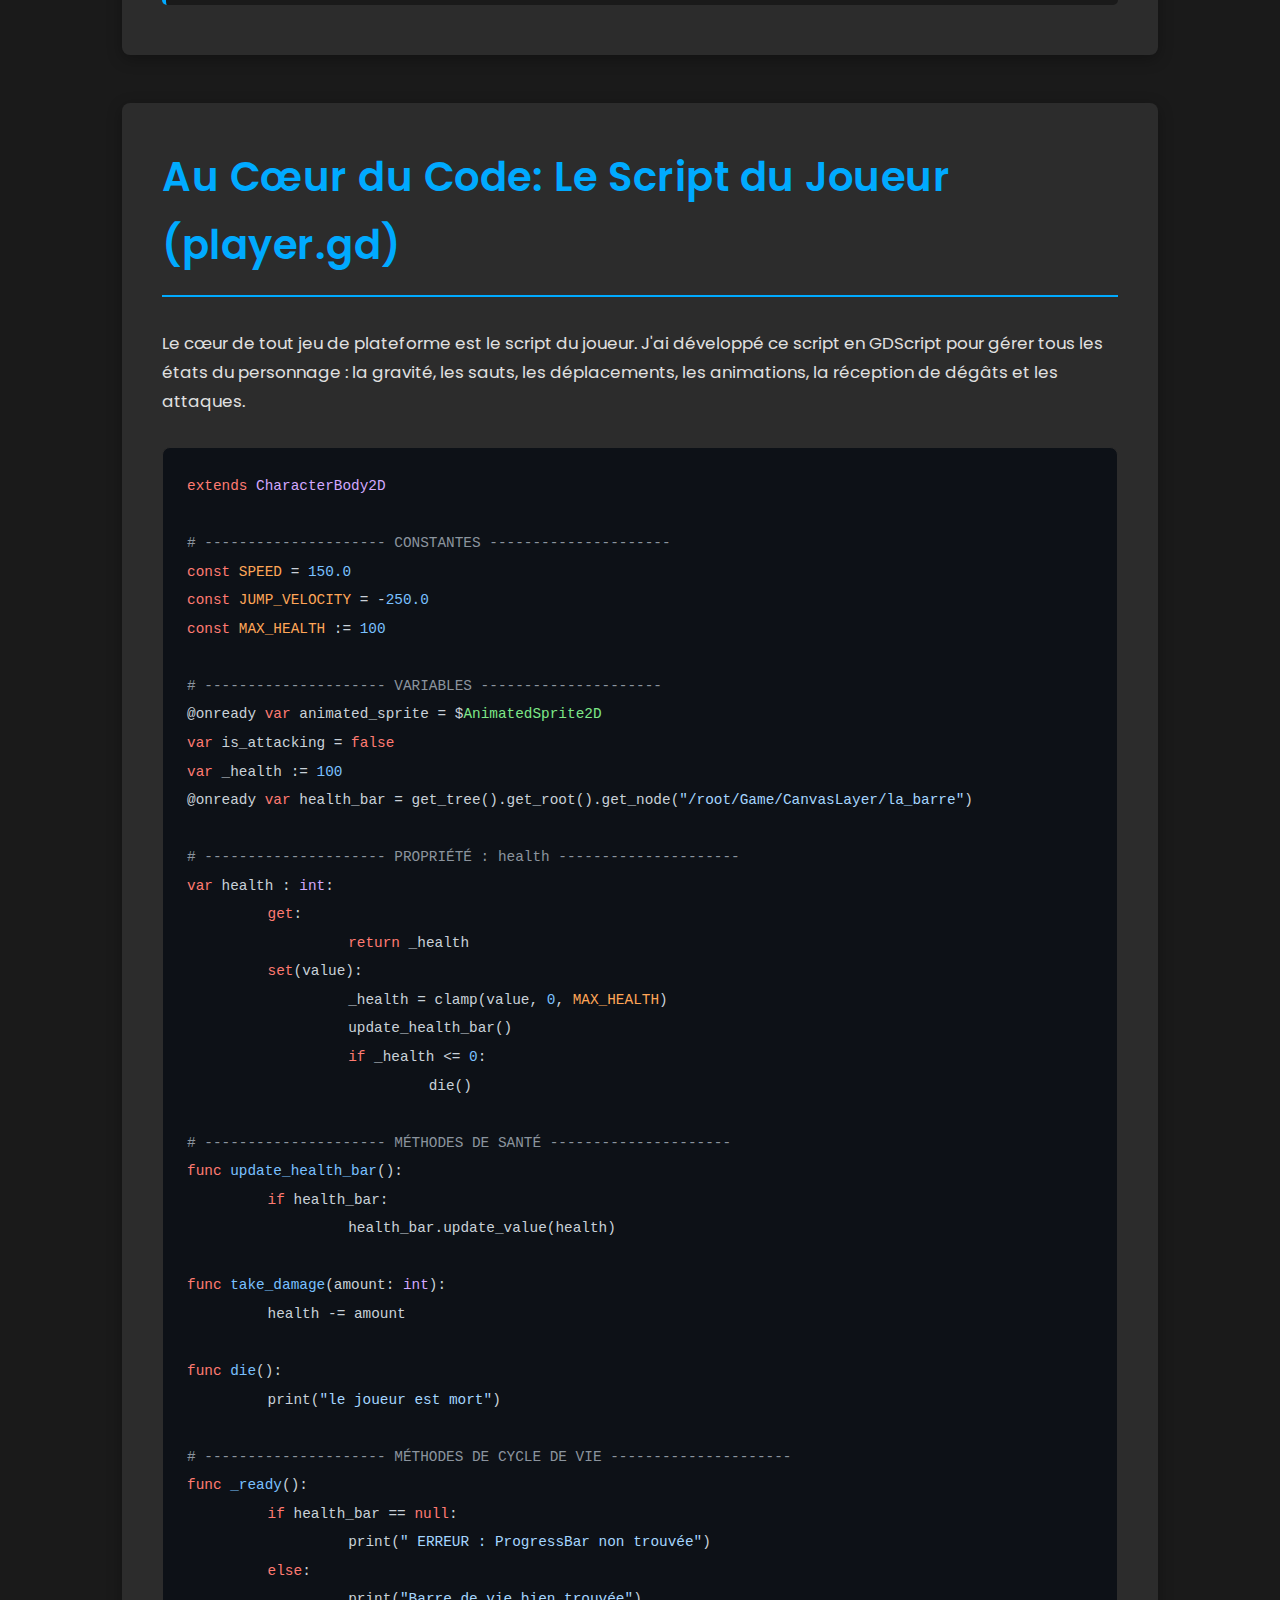
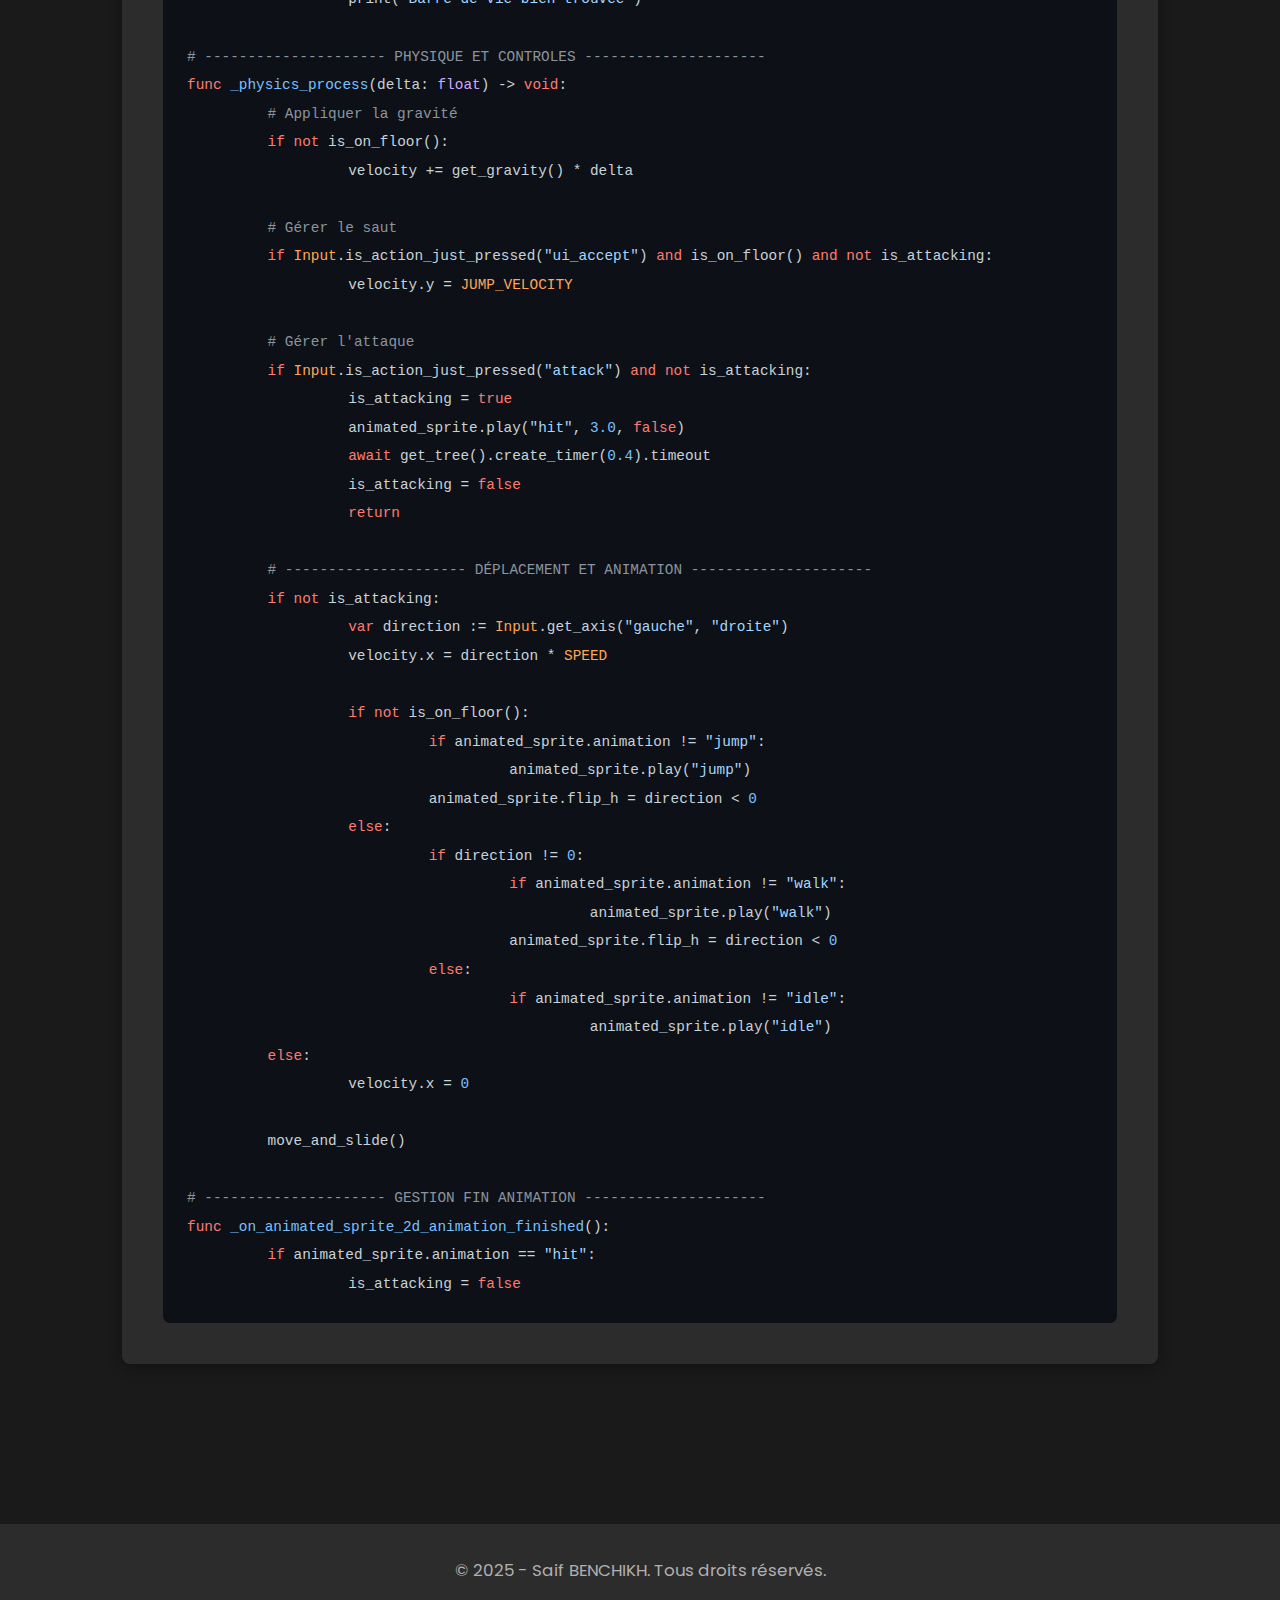
<file: projet-jeu-video.html>
<!DOCTYPE html>
<html lang="fr">
<head>
    <meta charset="UTF-8">
    <meta name="viewport" content="width=device-width, initial-scale=1.0">
    <title>Projet Jeu Vidéo - Saif BENCHIKH</title>
    <link rel="stylesheet" href="style.css">
    <link href="https://fonts.googleapis.com/css2?family=Poppins:wght@300;400;600;700&display=swap" rel="stylesheet">
    <link rel="stylesheet" href="https://cdnjs.cloudflare.com/ajax/libs/font-awesome/6.0.0-beta3/css/all.min.css">
</head>
<body>

    <header>
        <nav class="container">
            <a href="index.html" class="logo">Saif BENCHIKH</a>
            <ul>
                <li><a href="index.html">Accueil</a></li>
                <li><a href="projets.html">Projets</a></li>
                <li><a href="contact.html">Contact</a></li>
            </ul>
        </nav>
    </header>

    <main>
        <section class="project-hero-text">
            <div class="container">
                <h1>Projet Jeu de Plateforme</h1>
                <p class="project-subtitle">Création d'un jeu 2D en C & GDScript avec le moteur Godot.</p>
                <div class="project-pills">
                    <span><i class="fas fa-gamepad"></i> Godot Engine</span>
                    <span><i class="fas fa-code"></i> GDScript</span>
                    <span><i class="fas fa-code"></i> Langage C</span>
                    <span><i class="fas fa-ruler-combined"></i> Game Design</span>
                </div>
                <a href="projets.html" class="cta-button-light"><i class="fas fa-arrow-left"></i> Retour aux projets</a>
            </div>
        </section>

        <section class="project-content">
            <div class="container">
                
                <div class="project-section">
                    <h2>Le Défi: Le Cahier des Charges</h2>
                    <p>L'objectif principal de ce projet était de développer un jeu de plateforme 2D complet, en se concentrant sur les mécaniques de jeu et l'expérience utilisateur.</p>
                    
                    <h3>Objectifs Clés</h3>
                    <ul class="spec-list">
                        <li>
                            <div class="spec-title"><i class="fas fa-smile"></i> Fonction Principale</div>
                            <div class="spec-desc">Susciter l'amusement chez le joueur.</div>
                        </li>
                        <li>
                            <div class="spec-title"><i class="fas fa-trophy"></i> Fonction Secondaire</div>
                            <div class="spec-desc">Procurer un challenge équilibré.</div>
                        </li>
                        <li>
                            <div class="spec-title"><i class="fas fa-running"></i> Animation</div>
                            <div class="spec-desc">Tous les mouvements du joueur doivent être animés (course, saut, attaque).</div>
                        </li>
                        <li>
                            <div class="spec-title"><i class="fas fa-check-circle"></i> Équilibrage</div>
                            <div class="spec-desc">Le jeu doit être équilibré (difficulté progressive).</div>
                        </li>
                        <li>
                            <div class="spec-title"><i class="fas fa-laptop-house"></i> Compatibilité</div>
                            <div class="spec-desc">Compatible avec n'importe quel OS (Windows, Mac, Linux).</div>
                        </li>
                        <li>
                            <div class="spec-title"><i class="fas fa-arrow-up"></i> Progression</div>
                            <div class="spec-desc">Implémenter un système de progression pour récompenser le joueur.</div>
                        </li>
                    </ul>
                </div>

                <div class="project-section">
                    <h2>Choix Technologique: Godot Engine</h2>
                    <p>Pour ce projet, nous avons choisi le moteur de jeu **Godot Engine**. C'est un moteur open-source puissant qui gère la physique, les animations et le rendu, nous permettant de nous concentrer sur la logique du jeu (Game Logic).</p>

                    <h3 class="mt-2">Pourquoi Godot ?</h3>
                    <div class="project-table-responsive">
                        <table>
                            <thead>
                                <tr>
                                    <th><i class="fas fa-plus-circle"></i> Avantages</th>
                                </tr>
                            </thead>
                            <tbody>
                                <tr><td>- Facile d'apprentissage et intuitif.</td></tr>
                                <tr><td>- Très peu gourmand en performances.</td></tr>
                                <tr><td>- Scripts en GDScript, un langage similaire à Python.</td></tr>
                            </tbody>
                        </table>
                    </div>
                    <div class="project-table-responsive mt-2">
                        <table>
                            <thead>
                                <tr>
                                    <th><i class="fas fa-minus-circle"></i> Inconvénients</th>
                                </tr>
                            </thead>
                            <tbody>
                                <tr><td>- Incompatible avec les consoles de salon (ex: PS5, Xbox).</td></tr>
                            </tbody>
                        </table>
                    </div>
                </div>

                <div class="project-section">
                    <h2><i class="fas fa-paint-brush"></i> Outils de Création</h2>
                    <p>Pour créer les ressources graphiques (sprites) du jeu, nous avons utilisé **Aseprite**, un éditeur de pixel art dédié.</p>
                    <ul class="spec-list">
                        <li>
                            <div class="spec-title"><i class="fas fa-palette"></i> Aseprite</div>
                            <div class="spec-desc">Cet outil a été essentiel pour dessiner et animer le personnage, les ennemis et les éléments de décor. Il a permis de créer facilement les différentes animations (idle, walk, jump, hit).</div>
                        </li>
                    </ul>
                </div>

                <div class="project-section">
                    <h2><i class="fas fa-exclamation-triangle"></i> Défis Techniques Rencontrés</h2>
                    <p>Ce projet a présenté plusieurs défis techniques intéressants, notamment dans la gestion du personnage-joueur.</p>
                    <ul class="spec-list">
                        <li>
                            <div class="spec-title"><i class="fas fa-heart-broken"></i> Gestion de la vie</div>
                            <div class="spec-desc">Mettre en place un système de santé (`health`) qui se met à jour automatiquement, qui est "clampée" (ne peut pas aller sous 0 ou au-dessus de 100), et qui communique avec l'interface utilisateur.</div>
                        </li>
                        <li>
                            <div class="spec-title"><i class="fas fa-sync-alt"></i> Synchronisation des attaques</div>
                            <div class="spec-desc">Empêcher le joueur de bouger pendant son animation d'attaque, résolu en utilisant une variable d'état (`is_attacking`) et un `Timer` pour bloquer le mouvement pendant 0.4 seconde.</div>
                        </li>
                    </ul>
                </div>

                <div class="project-section">
                    <h2>Au Cœur du Code: Le Script du Joueur (player.gd)</h2>
                    <p>Le cœur de tout jeu de plateforme est le script du joueur. J'ai développé ce script en GDScript pour gérer tous les états du personnage : la gravité, les sauts, les déplacements, les animations, la réception de dégâts et les attaques.</p>
                    
                    <div class="code-block-container">
                        <pre><code><span class="code-keyword">extends</span> <span class="code-class">CharacterBody2D</span>

<span class="code-comment"># --------------------- CONSTANTES ---------------------</span>
<span class="code-keyword">const</span> <span class="code-variable">SPEED</span> = <span class="code-number">150.0</span>
<span class="code-keyword">const</span> <span class="code-variable">JUMP_VELOCITY</span> = -<span class="code-number">250.0</span>
<span class="code-keyword">const</span> <span class="code-variable">MAX_HEALTH</span> := <span class="code-number">100</span>

<span class="code-comment"># --------------------- VARIABLES ---------------------</span>
@onready <span class="code-keyword">var</span> animated_sprite = $<span class="code-node">AnimatedSprite2D</span>
<span class="code-keyword">var</span> is_attacking = <span class="code-keyword">false</span>
<span class="code-keyword">var</span> _health := <span class="code-number">100</span>
@onready <span class="code-keyword">var</span> health_bar = get_tree().get_root().get_node(<span class="code-string">"/root/Game/CanvasLayer/la_barre"</span>)

<span class="code-comment"># --------------------- PROPRIÉTÉ : health ---------------------</span>
<span class="code-keyword">var</span> health : <span class="code-class">int</span>:
	<span class="code-keyword">get</span>:
		<span class="code-keyword">return</span> _health
	<span class="code-keyword">set</span>(value):
		_health = clamp(value, <span class="code-number">0</span>, <span class="code-variable">MAX_HEALTH</span>)
		update_health_bar()
		<span class="code-keyword">if</span> _health <= <span class="code-number">0</span>:
			die()

<span class="code-comment"># --------------------- MÉTHODES DE SANTÉ ---------------------</span>
<span class="code-keyword">func</span> <span class="code-function">update_health_bar</span>():
	<span class="code-keyword">if</span> health_bar:
		health_bar.update_value(health)

<span class="code-keyword">func</span> <span class="code-function">take_damage</span>(amount: <span class="code-class">int</span>):
	health -= amount

<span class="code-keyword">func</span> <span class="code-function">die</span>():
	print(<span class="code-string">"le joueur est mort"</span>)

<span class="code-comment"># --------------------- MÉTHODES DE CYCLE DE VIE ---------------------</span>
<span class="code-keyword">func</span> <span class="code-function">_ready</span>():
	<span class="code-keyword">if</span> health_bar == <span class="code-keyword">null</span>:
		print(<span class="code-string">" ERREUR : ProgressBar non trouvée"</span>)
	<span class="code-keyword">else</span>:
		print(<span class="code-string">"Barre de vie bien trouvée"</span>)

<span class="code-comment"># --------------------- PHYSIQUE ET CONTROLES ---------------------</span>
<span class="code-keyword">func</span> <span class="code-function">_physics_process</span>(delta: <span class="code-class">float</span>) -> <span class="code-keyword">void</span>:
	<span class="code-comment"># Appliquer la gravité</span>
	<span class="code-keyword">if</span> <span class="code-keyword">not</span> is_on_floor():
		velocity += get_gravity() * delta

	<span class="code-comment"># Gérer le saut</span>
	<span class="code-keyword">if</span> <span class="code-variable">Input</span>.is_action_just_pressed(<span class="code-string">"ui_accept"</span>) <span class="code-keyword">and</span> is_on_floor() <span class="code-keyword">and</span> <span class="code-keyword">not</span> is_attacking:
		velocity.y = <span class="code-variable">JUMP_VELOCITY</span>

	<span class="code-comment"># Gérer l'attaque</span>
	<span class="code-keyword">if</span> <span class="code-variable">Input</span>.is_action_just_pressed(<span class="code-string">"attack"</span>) <span class="code-keyword">and</span> <span class="code-keyword">not</span> is_attacking:
		is_attacking = <span class="code-keyword">true</span>
		animated_sprite.play(<span class="code-string">"hit"</span>, <span class="code-number">3.0</span>, <span class="code-keyword">false</span>)
		<span class="code-keyword">await</span> get_tree().create_timer(<span class="code-number">0.4</span>).timeout
		is_attacking = <span class="code-keyword">false</span>
		<span class="code-keyword">return</span>

	<span class="code-comment"># --------------------- DÉPLACEMENT ET ANIMATION ---------------------</span>
	<span class="code-keyword">if</span> <span class="code-keyword">not</span> is_attacking:
		<span class="code-keyword">var</span> direction := <span class="code-variable">Input</span>.get_axis(<span class="code-string">"gauche"</span>, <span class="code-string">"droite"</span>)
		velocity.x = direction * <span class="code-variable">SPEED</span>

		<span class="code-keyword">if</span> <span class="code-keyword">not</span> is_on_floor():
			<span class="code-keyword">if</span> animated_sprite.animation != <span class="code-string">"jump"</span>:
				animated_sprite.play(<span class="code-string">"jump"</span>)
			animated_sprite.flip_h = direction < <span class="code-number">0</span>
		<span class="code-keyword">else</span>:
			<span class="code-keyword">if</span> direction != <span class="code-number">0</span>:
				<span class="code-keyword">if</span> animated_sprite.animation != <span class="code-string">"walk"</span>:
					animated_sprite.play(<span class="code-string">"walk"</span>)
				animated_sprite.flip_h = direction < <span class="code-number">0</span>
			<span class="code-keyword">else</span>:
				<span class="code-keyword">if</span> animated_sprite.animation != <span class="code-string">"idle"</span>:
					animated_sprite.play(<span class="code-string">"idle"</span>)
	<span class="code-keyword">else</span>:
		velocity.x = <span class="code-number">0</span>

	move_and_slide()

<span class="code-comment"># --------------------- GESTION FIN ANIMATION ---------------------</span>
<span class="code-keyword">func</span> <span class="code-function">_on_animated_sprite_2d_animation_finished</span>():
	<span class="code-keyword">if</span> animated_sprite.animation == <span class="code-string">"hit"</span>:
		is_attacking = <span class="code-keyword">false</span>
</code></pre>
                    </div>
                </div>
            </div>
        </section>
    </main>

    <footer>
        <div class="container">
            <p>© 2025 - Saif BENCHIKH. Tous droits réservés.</p>
        </div>
    </footer>

</body>
</html>
</file>
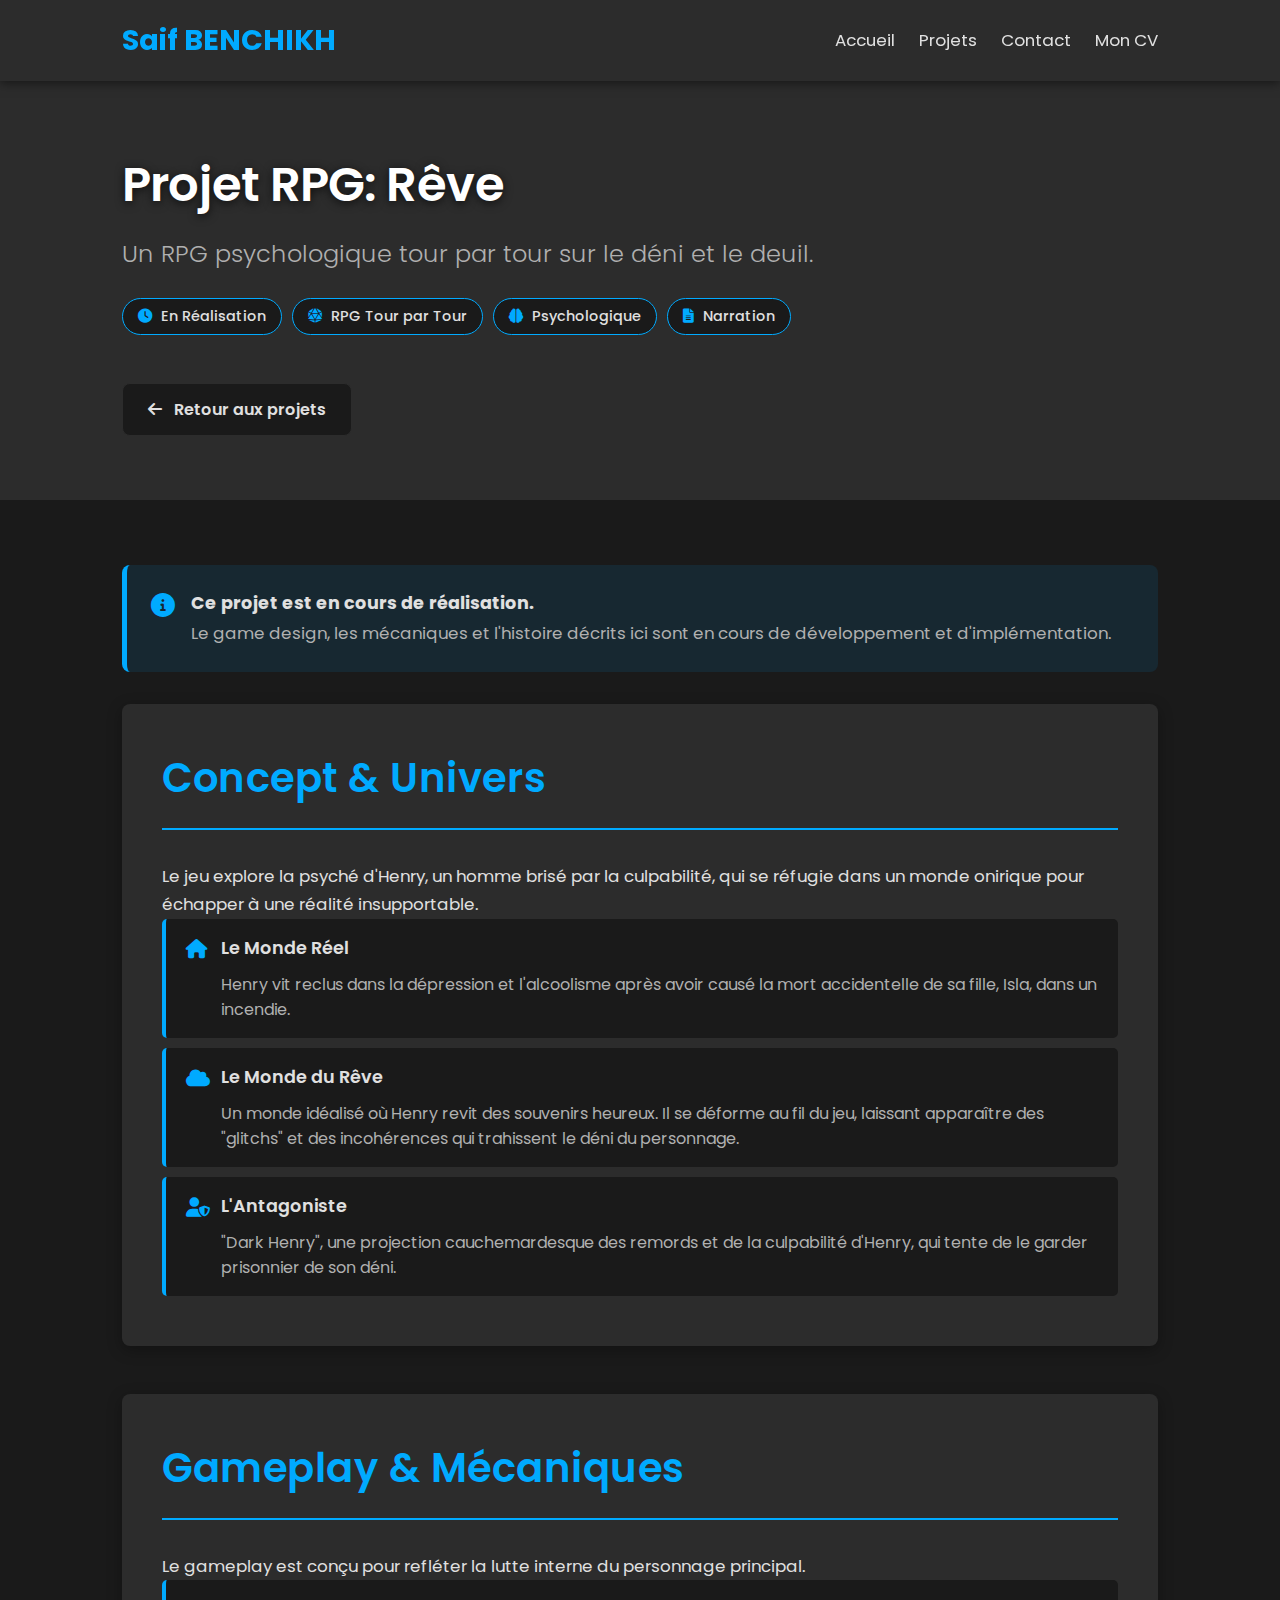
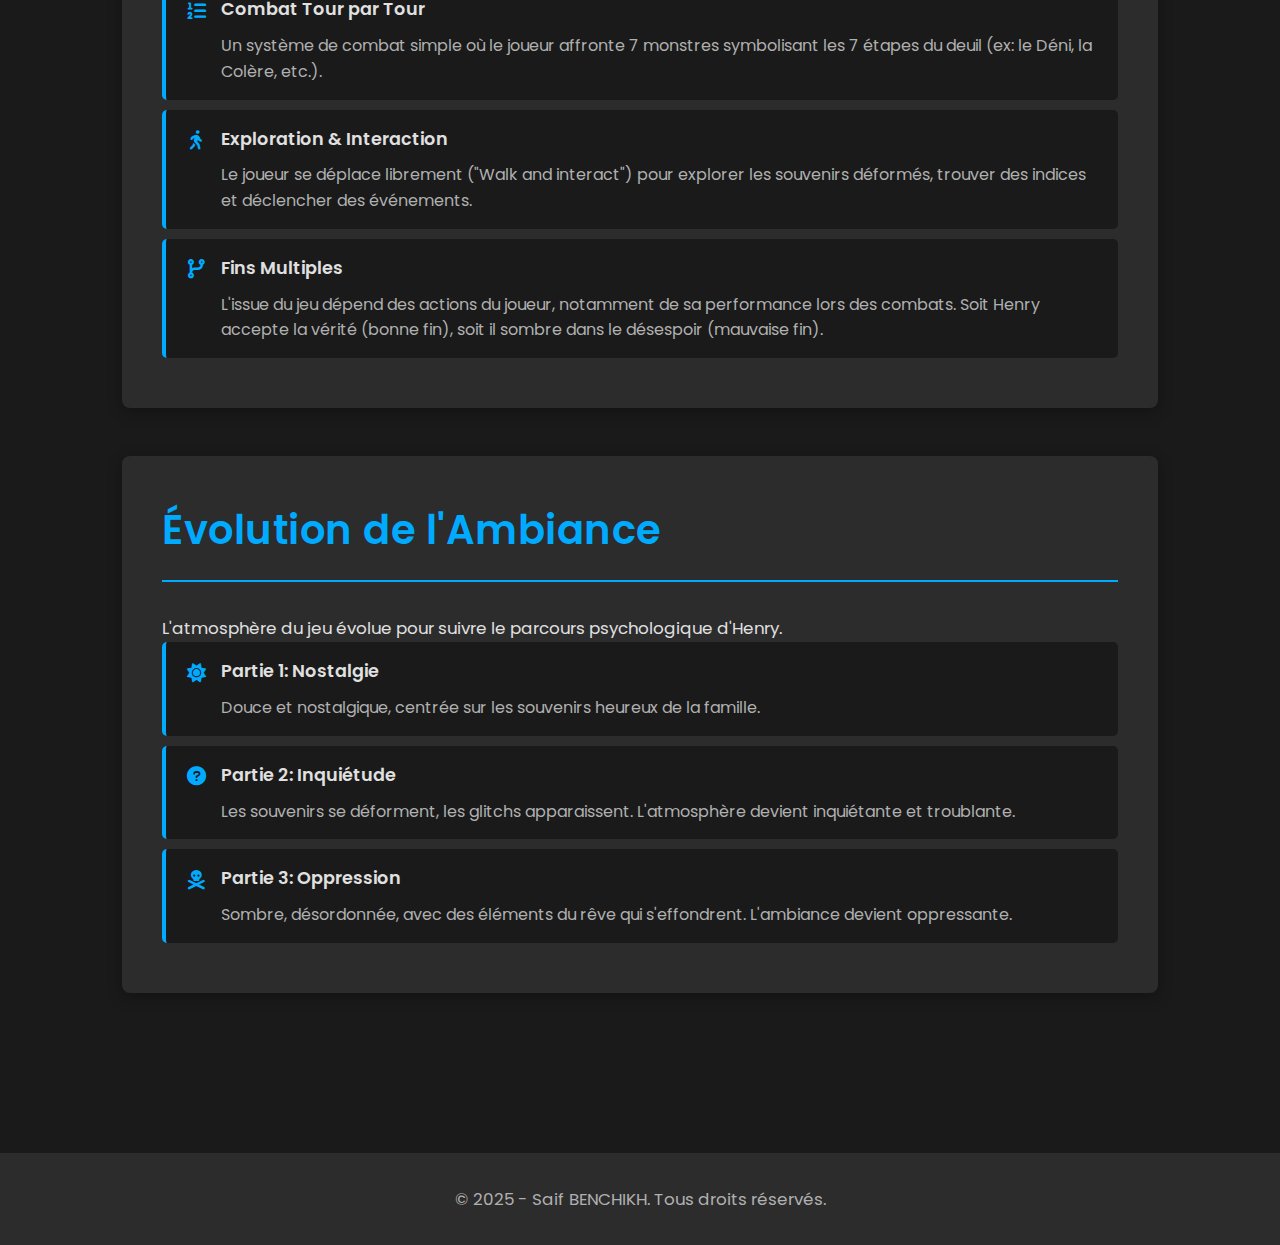
<file: projet-rpg.html>
<!DOCTYPE html>
<html lang="fr">
<head>
    <meta charset="UTF-8">
    <meta name="viewport" content="width=device-width, initial-scale=1.0">
    <title>Projet RPG: Rêve - Saif BENCHIKH</title>
    <link rel="stylesheet" href="style.css">
    <link href="https://fonts.googleapis.com/css2?family=Poppins:wght@300;400;600;700&display=swap" rel="stylesheet">
    <link rel="stylesheet" href="https://cdnjs.cloudflare.com/ajax/libs/font-awesome/6.0.0-beta3/css/all.min.css">
</head>
<body>

    <header>
        <nav class="container">
            <a href="index.html" class="logo">Saif BENCHIKH</a>
            <ul>
                <li><a href="index.html">Accueil</a></li>
                <li><a href="projets.html">Projets</a></li>
                <li><a href="contact.html">Contact</a></li>
                <li><a href="CV-Saif BENCHIKH2.pdf" download>Mon CV</a></li>
            </ul>
        </nav>
    </header>

    <main>
        <section class="project-hero-text">
            <div class="container">
                <h1>Projet RPG: Rêve</h1>
                <p class="project-subtitle">Un RPG psychologique tour par tour sur le déni et le deuil.</p>
                <div class="project-pills">
                    <span><i class="fas fa-clock"></i> En Réalisation</span>
                    <span><i class="fas fa-dice-d20"></i> RPG Tour par Tour</span>
                    <span><i class="fas fa-brain"></i> Psychologique</span>
                    <span><i class="fas fa-file-alt"></i> Narration</span>
                </div>
                <a href="projets.html" class="cta-button-light"><i class="fas fa-arrow-left"></i> Retour aux projets</a>
            </div>
        </section>

        <section class="project-content">
            <div class="container">

                <div class="callout-box info">
                    <i class="fas fa-info-circle"></i>
                    <div>
                        <strong>Ce projet est en cours de réalisation.</strong>
                        <p>Le game design, les mécaniques et l'histoire décrits ici sont en cours de développement et d'implémentation.</p>
                    </div>
                </div>

                <div class="project-section">
                    <h2>Concept & Univers</h2>
                    <p>Le jeu explore la psyché d'Henry, un homme brisé par la culpabilité, qui se réfugie dans un monde onirique pour échapper à une réalité insupportable.</p>
                    
                    <ul class="spec-list">
                        <li>
                            <div class="spec-title"><i class="fas fa-home"></i> Le Monde Réel</div>
                            <div class="spec-desc">Henry vit reclus dans la dépression et l'alcoolisme après avoir causé la mort accidentelle de sa fille, Isla, dans un incendie.</div>
                        </li>
                        <li>
                            <div class="spec-title"><i class="fas fa-cloud"></i> Le Monde du Rêve</div>
                            <div class="spec-desc">Un monde idéalisé où Henry revit des souvenirs heureux. Il se déforme au fil du jeu, laissant apparaître des "glitchs" et des incohérences qui trahissent le déni du personnage.</div>
                        </li>
                        <li>
                            <div class="spec-title"><i class="fas fa-user-shield"></i> L'Antagoniste</div>
                            <div class="spec-desc">"Dark Henry", une projection cauchemardesque des remords et de la culpabilité d'Henry, qui tente de le garder prisonnier de son déni.</div>
                        </li>
                    </ul>
                </div>

                <div class="project-section">
                    <h2>Gameplay & Mécaniques</h2>
                    <p>Le gameplay est conçu pour refléter la lutte interne du personnage principal.</p>
                    
                    <ul class="spec-list">
                        <li>
                            <div class="spec-title"><i class="fas fa-list-ol"></i> Combat Tour par Tour</div>
                            <div class="spec-desc">Un système de combat simple où le joueur affronte 7 monstres symbolisant les 7 étapes du deuil (ex: le Déni, la Colère, etc.).</div>
                        </li>
                        <li>
                            <div class="spec-title"><i class="fas fa-walking"></i> Exploration & Interaction</div>
                            <div class="spec-desc">Le joueur se déplace librement ("Walk and interact") pour explorer les souvenirs déformés, trouver des indices et déclencher des événements.</div>
                        </li>
                        <li>
                            <div class="spec-title"><i class="fas fa-code-branch"></i> Fins Multiples</div>
                            <div class="spec-desc">L'issue du jeu dépend des actions du joueur, notamment de sa performance lors des combats. Soit Henry accepte la vérité (bonne fin), soit il sombre dans le désespoir (mauvaise fin).</div>
                        </li>
                    </ul>
                </div>
                
                <div class="project-section">
                    <h2>Évolution de l'Ambiance</h2>
                    <p>L'atmosphère du jeu évolue pour suivre le parcours psychologique d'Henry.</p>
                    
                    <ul class="spec-list">
                        <li>
                            <div class="spec-title"><i class="fas fa-sun"></i> Partie 1: Nostalgie</div>
                            <div class="spec-desc">Douce et nostalgique, centrée sur les souvenirs heureux de la famille.</div>
                        </li>
                        <li>
                            <div class="spec-title"><i class="fas fa-question-circle"></i> Partie 2: Inquiétude</div>
                            <div class="spec-desc">Les souvenirs se déforment, les glitchs apparaissent. L'atmosphère devient inquiétante et troublante.</div>
                        </li>
                        <li>
                            <div class="spec-title"><i class="fas fa-skull-crossbones"></i> Partie 3: Oppression</div>
                            <div class="spec-desc">Sombre, désordonnée, avec des éléments du rêve qui s'effondrent. L'ambiance devient oppressante.</div>
                        </li>
                    </ul>
                </div>

            </div>
        </section>
    </main>

    <footer>
        <div class="container">
            <p>© 2025 - Saif BENCHIKH. Tous droits réservés.</p>
        </div>
    </footer>

</body>
</html>
</file>
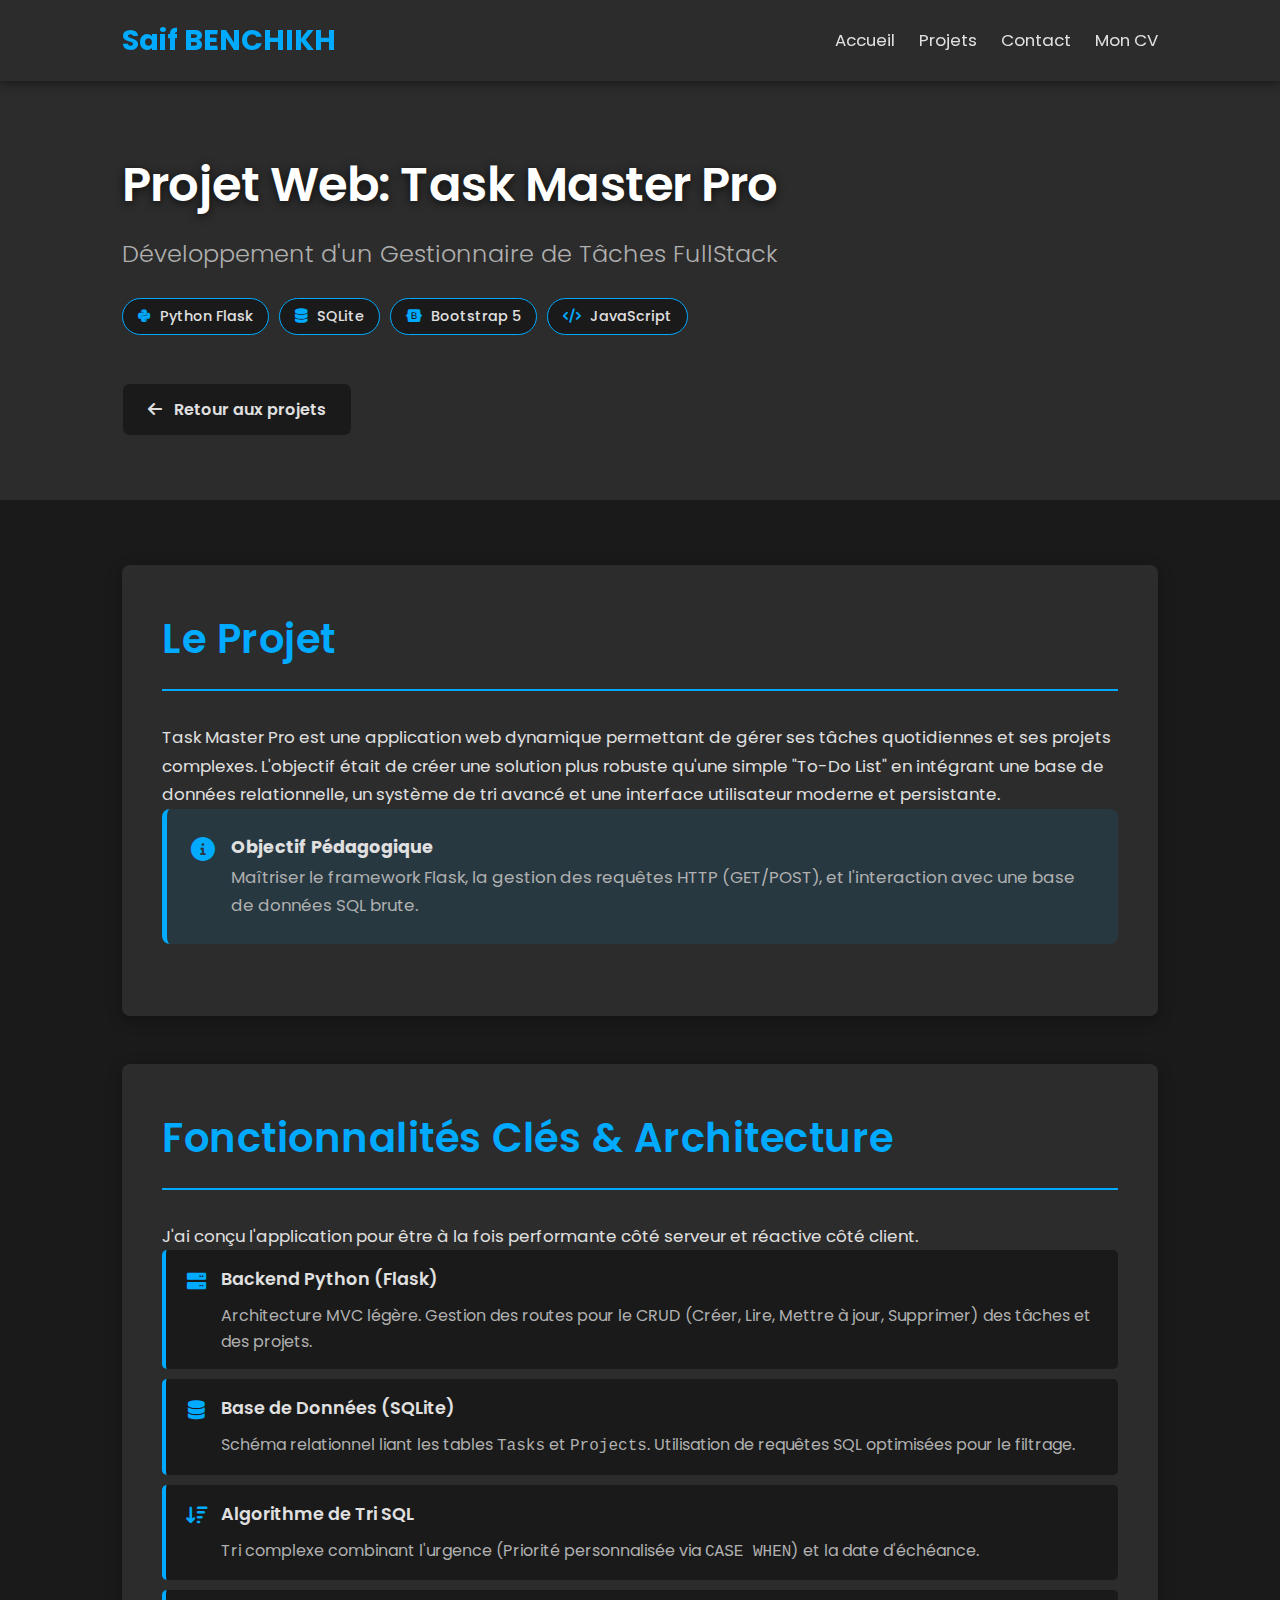
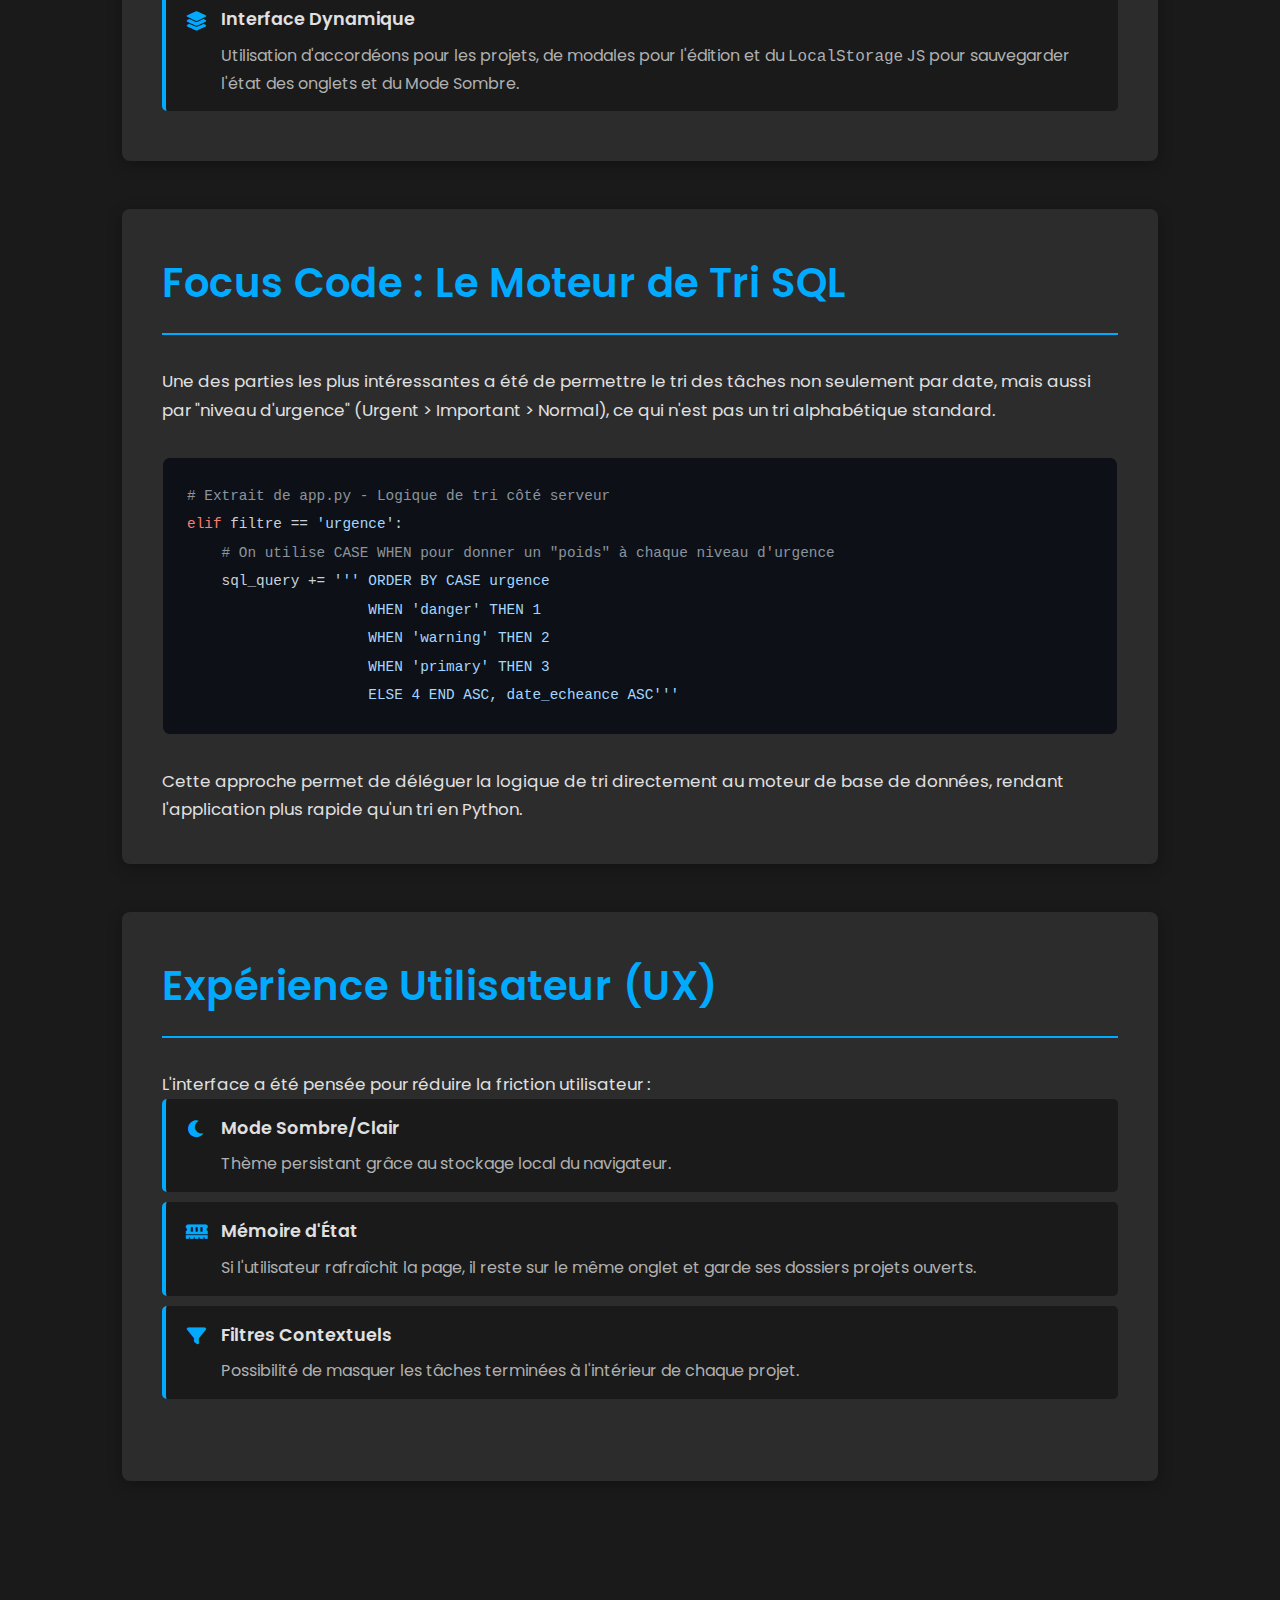
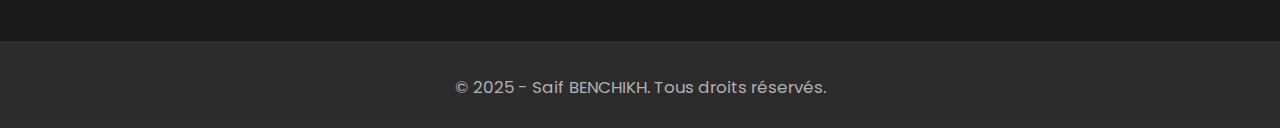
<file: projet-task-manager.html>
<!DOCTYPE html>
<html lang="fr">
<head>
    <meta charset="UTF-8">
    <meta name="viewport" content="width=device-width, initial-scale=1.0">
    <title>Projet Task Master - Saif BENCHIKH</title>
    <link rel="stylesheet" href="style.css">
    <link href="https://fonts.googleapis.com/css2?family=Poppins:wght@300;400;600;700&display=swap" rel="stylesheet">
    <link rel="stylesheet" href="https://cdnjs.cloudflare.com/ajax/libs/font-awesome/6.0.0-beta3/css/all.min.css">
</head>
<body>

    <header>
        <nav class="container">
            <a href="index.html" class="logo">Saif BENCHIKH</a>
            <ul>
                <li><a href="index.html">Accueil</a></li>
                <li><a href="projets.html">Projets</a></li>
                <li><a href="contact.html">Contact</a></li>
                <li><a href="CV-Saif BENCHIKH.pdf" download>Mon CV</a></li>
            </ul>
        </nav>
    </header>

    <main>
        <section class="project-hero-text">
            <div class="container">
                <h1>Projet Web: Task Master Pro</h1>
                <p class="project-subtitle">Développement d'un Gestionnaire de Tâches FullStack</p>
                <div class="project-pills">
                    <span><i class="fab fa-python"></i> Python Flask</span>
                    <span><i class="fas fa-database"></i> SQLite</span>
                    <span><i class="fab fa-bootstrap"></i> Bootstrap 5</span>
                    <span><i class="fas fa-code"></i> JavaScript</span>
                </div>
                <a href="projets.html" class="cta-button-light"><i class="fas fa-arrow-left"></i> Retour aux projets</a>
            </div>
        </section>

        <section class="project-content">
            <div class="container">
                
                <div class="project-section">
                    <h2>Le Projet</h2>
                    <p>
                        Task Master Pro est une application web dynamique permettant de gérer ses tâches quotidiennes et ses projets complexes. 
                        L'objectif était de créer une solution plus robuste qu'une simple "To-Do List" en intégrant une base de données relationnelle, 
                        un système de tri avancé et une interface utilisateur moderne et persistante.
                    </p>
                    
                    <div class="callout-box info">
                        <i class="fas fa-info-circle"></i>
                        <div>
                            <strong>Objectif Pédagogique</strong>
                            <p>Maîtriser le framework Flask, la gestion des requêtes HTTP (GET/POST), et l'interaction avec une base de données SQL brute.</p>
                        </div>
                    </div>
                </div>

                <div class="project-section">
                    <h2>Fonctionnalités Clés & Architecture</h2>
                    <p>J'ai conçu l'application pour être à la fois performante côté serveur et réactive côté client.</p>
                    
                    <ul class="spec-list">
                        <li>
                            <div class="spec-title"><i class="fas fa-server"></i> Backend Python (Flask)</div>
                            <div class="spec-desc">Architecture MVC légère. Gestion des routes pour le CRUD (Créer, Lire, Mettre à jour, Supprimer) des tâches et des projets.</div>
                        </li>
                        <li>
                            <div class="spec-title"><i class="fas fa-database"></i> Base de Données (SQLite)</div>
                            <div class="spec-desc">Schéma relationnel liant les tables <code>Tasks</code> et <code>Projects</code>. Utilisation de requêtes SQL optimisées pour le filtrage.</div>
                        </li>
                        <li>
                            <div class="spec-title"><i class="fas fa-sort-amount-down"></i> Algorithme de Tri SQL</div>
                            <div class="spec-desc">Tri complexe combinant l'urgence (Priorité personnalisée via <code>CASE WHEN</code>) et la date d'échéance.</div>
                        </li>
                        <li>
                            <div class="spec-title"><i class="fas fa-layer-group"></i> Interface Dynamique</div>
                            <div class="spec-desc">Utilisation d'accordéons pour les projets, de modales pour l'édition et du <code>LocalStorage</code> JS pour sauvegarder l'état des onglets et du Mode Sombre.</div>
                        </li>
                    </ul>
                </div>

                <div class="project-section">
                    <h2>Focus Code : Le Moteur de Tri SQL</h2>
                    <p>
                        Une des parties les plus intéressantes a été de permettre le tri des tâches non seulement par date, mais aussi par "niveau d'urgence" (Urgent > Important > Normal), ce qui n'est pas un tri alphabétique standard.
                    </p>

                    <div class="code-block-container">
<pre><code><span class="code-comment"># Extrait de app.py - Logique de tri côté serveur</span>
<span class="code-keyword">elif</span> filtre == <span class="code-string">'urgence'</span>:
    <span class="code-comment"># On utilise CASE WHEN pour donner un "poids" à chaque niveau d'urgence</span>
    sql_query += <span class="code-string">''' ORDER BY CASE urgence 
                     WHEN 'danger' THEN 1 
                     WHEN 'warning' THEN 2 
                     WHEN 'primary' THEN 3 
                     ELSE 4 END ASC, date_echeance ASC'''</span>
</code></pre>
                    </div>
                    <p class="mt-2">Cette approche permet de déléguer la logique de tri directement au moteur de base de données, rendant l'application plus rapide qu'un tri en Python.</p>
                </div>

                <div class="project-section">
                    <h2>Expérience Utilisateur (UX)</h2>
                    <p>L'interface a été pensée pour réduire la friction utilisateur :</p>
                    
                    <div class="project-two-cols">
                        <div class="project-col-text">
                            <ul class="spec-list">
                                <li>
                                    <div class="spec-title"><i class="fas fa-moon"></i> Mode Sombre/Clair</div>
                                    <div class="spec-desc">Thème persistant grâce au stockage local du navigateur.</div>
                                </li>
                                <li>
                                    <div class="spec-title"><i class="fas fa-memory"></i> Mémoire d'État</div>
                                    <div class="spec-desc">Si l'utilisateur rafraîchit la page, il reste sur le même onglet et garde ses dossiers projets ouverts.</div>
                                </li>
                                <li>
                                    <div class="spec-title"><i class="fas fa-filter"></i> Filtres Contextuels</div>
                                    <div class="spec-desc">Possibilité de masquer les tâches terminées à l'intérieur de chaque projet.</div>
                                </li>
                            </ul>
                        </div>
                        </div>
                </div>

            </div>
        </section>
    </main>

    <footer>
        <div class="container">
            <p>© 2025 - Saif BENCHIKH. Tous droits réservés.</p>
        </div>
    </footer>

</body>
</html>
</file>
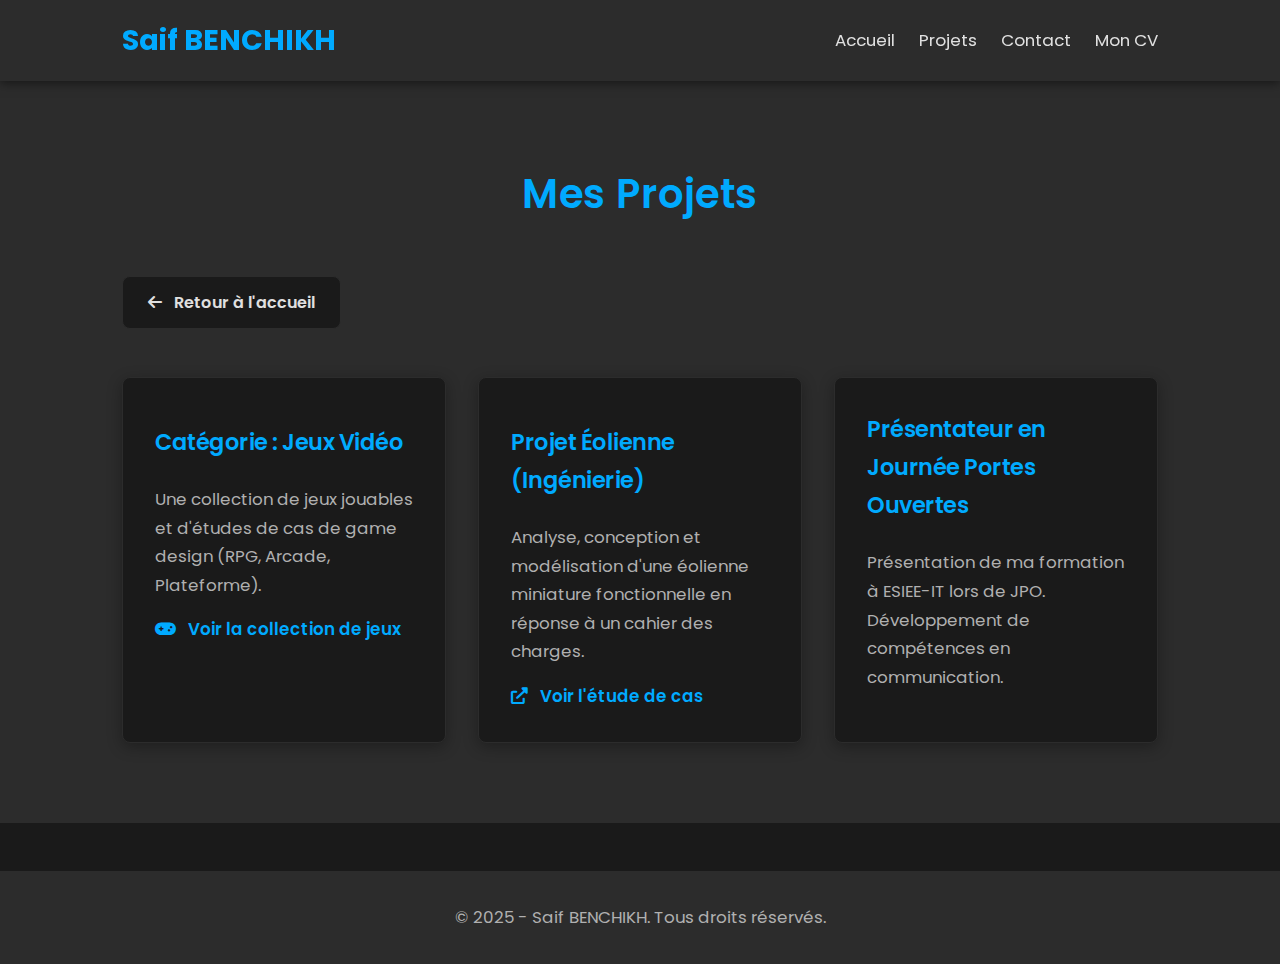
<file: projets.html>
<!DOCTYPE html>
<html lang="fr">
<head>
    <meta charset="UTF-8">
    <meta name="viewport" content="width=device-width, initial-scale=1.0">
    <title>Mes Projets - Saif BENCHIKH</title>
    <link rel="stylesheet" href="style.css">
    <link href="https://fonts.googleapis.com/css2?family=Poppins:wght@300;400;600;700&display=swap" rel="stylesheet">
    <link rel="stylesheet" href="https://cdnjs.cloudflare.com/ajax/libs/font-awesome/6.0.0-beta3/css/all.min.css">
</head>
<body>

    <header>
        <nav class="container">
            <a href="index.html" class="logo">Saif BENCHIKH</a>
            <ul>
                <li><a href="index.html">Accueil</a></li>
                <li><a href="projets.html">Projets</a></li>
                <li><a href="contact.html">Contact</a></li>
                <li><a href="CV-Saif BENCHIKH2.pdf" download>Mon CV</a></li>
            </ul>
        </nav>
    </header>

    <main>
        <section id="projets-page">
            <div class="container">
                <h2>Mes Projets</h2>
                
                <div style="margin-bottom: 2rem;">
                    <a href="index.html" class="cta-button-light"><i class="fas fa-arrow-left"></i> Retour à l'accueil</a>
                </div>

                <div class="projets-grille">

                    <div class="projet-carte">
                        <h3><a href="jeux-videos.html" class="projet-lien">Catégorie : Jeux Vidéo</a></h3>
                        <p>
                            Une collection de jeux jouables et d'études de cas de
                            game design (RPG, Arcade, Plateforme).
                        </p>
                        <a href="jeux-videos.html" class="projet-lien"><i class="fas fa-gamepad"></i> Voir la collection de jeux</a>
                    </div>
                    
                    <div class="projet-carte">
                        <h3><a href="projet-eolienne.html" class="projet-lien"> Projet Éolienne (Ingénierie)</a></h3>
                        <p>
                            Analyse, conception et modélisation d'une éolienne miniature fonctionnelle
                            en réponse à un cahier des charges.
                        </p>
                        <a href="projet-eolienne.html" class="projet-lien"><i class="fas fa-external-link-alt"></i> Voir l'étude de cas</a>
                    </div>
                    
                    <div class="projet-carte">
                        <h3>Présentateur en Journée Portes Ouvertes</h3>
                        <p>
                            Présentation de ma formation à ESIEE-IT lors de JPO.
                            Développement de compétences en communication.
                        </p>
                    </div>

                </div>
            </div>
        </section>
    </main>

    <footer>
        <div class="container">
            <p>© 2025 - Saif BENCHIKH. Tous droits réservés.</p>
        </div>
    </footer>

</body>
</html>
</file>
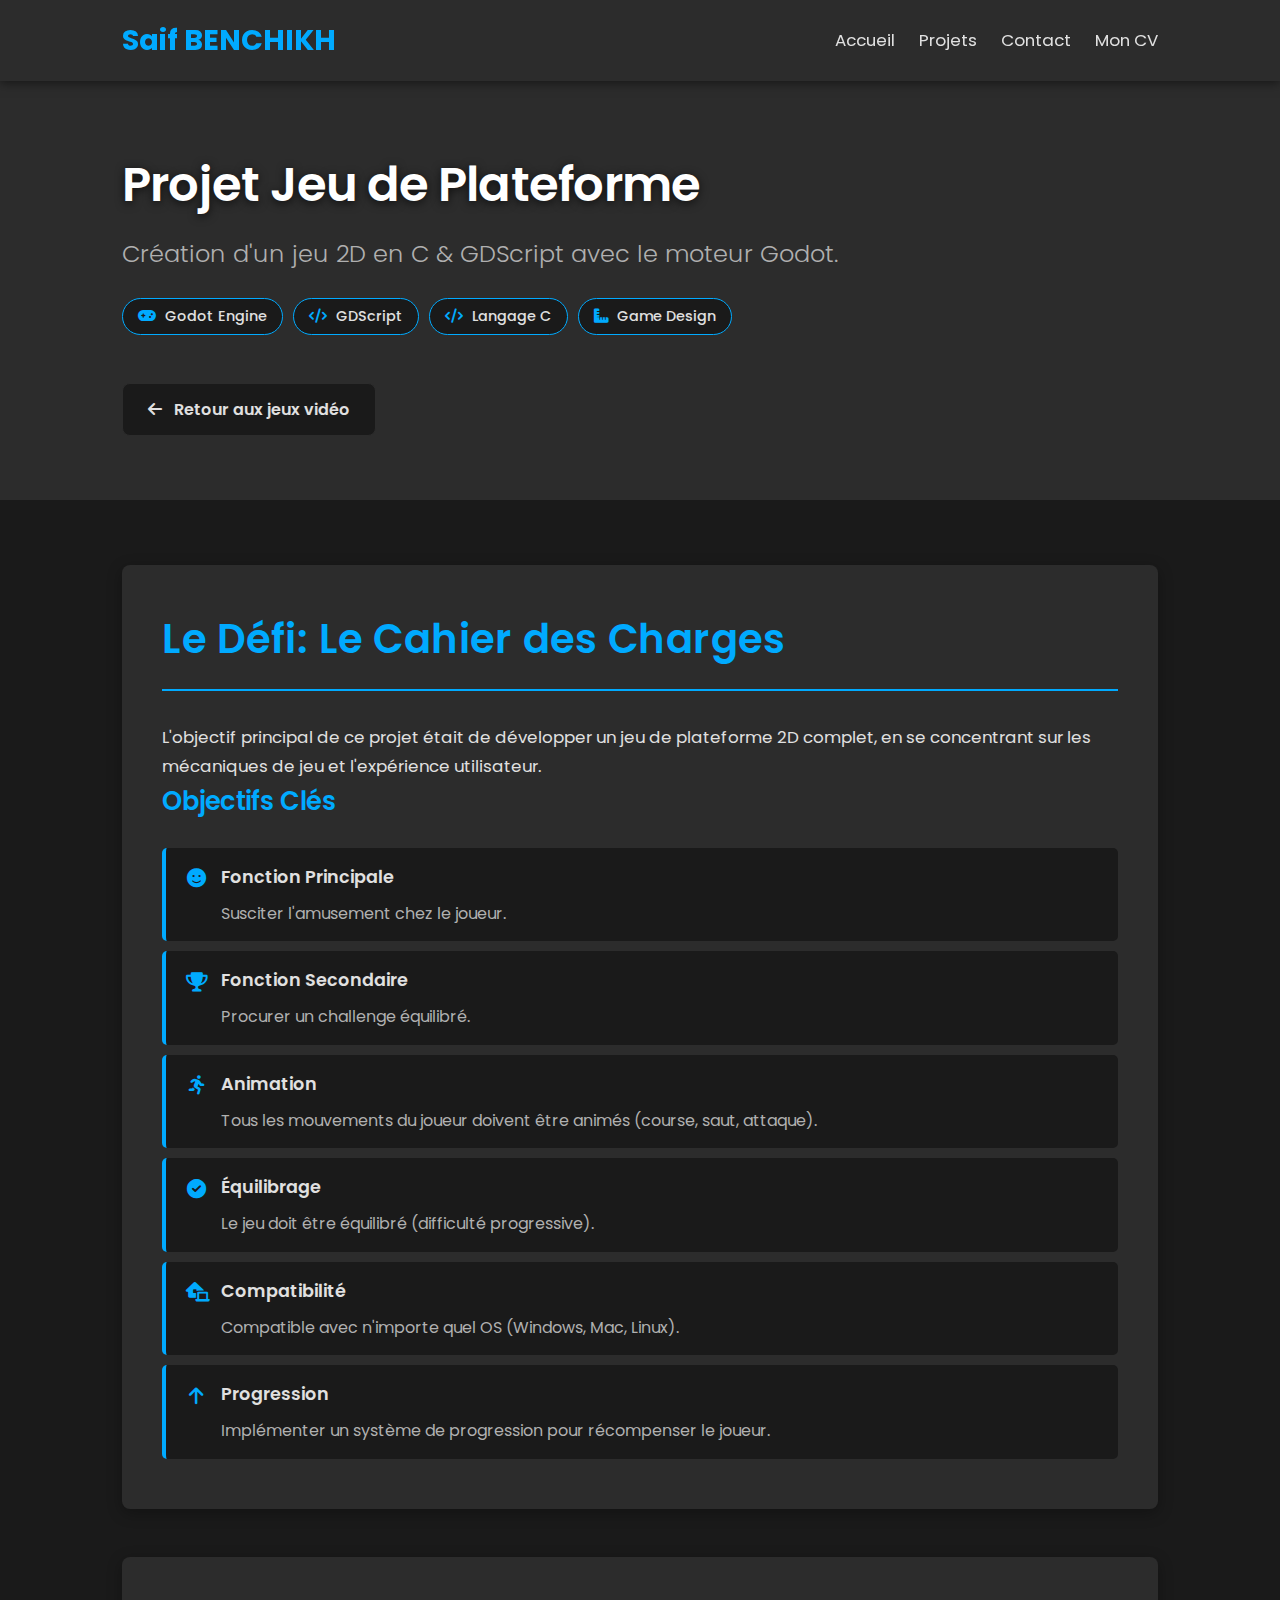
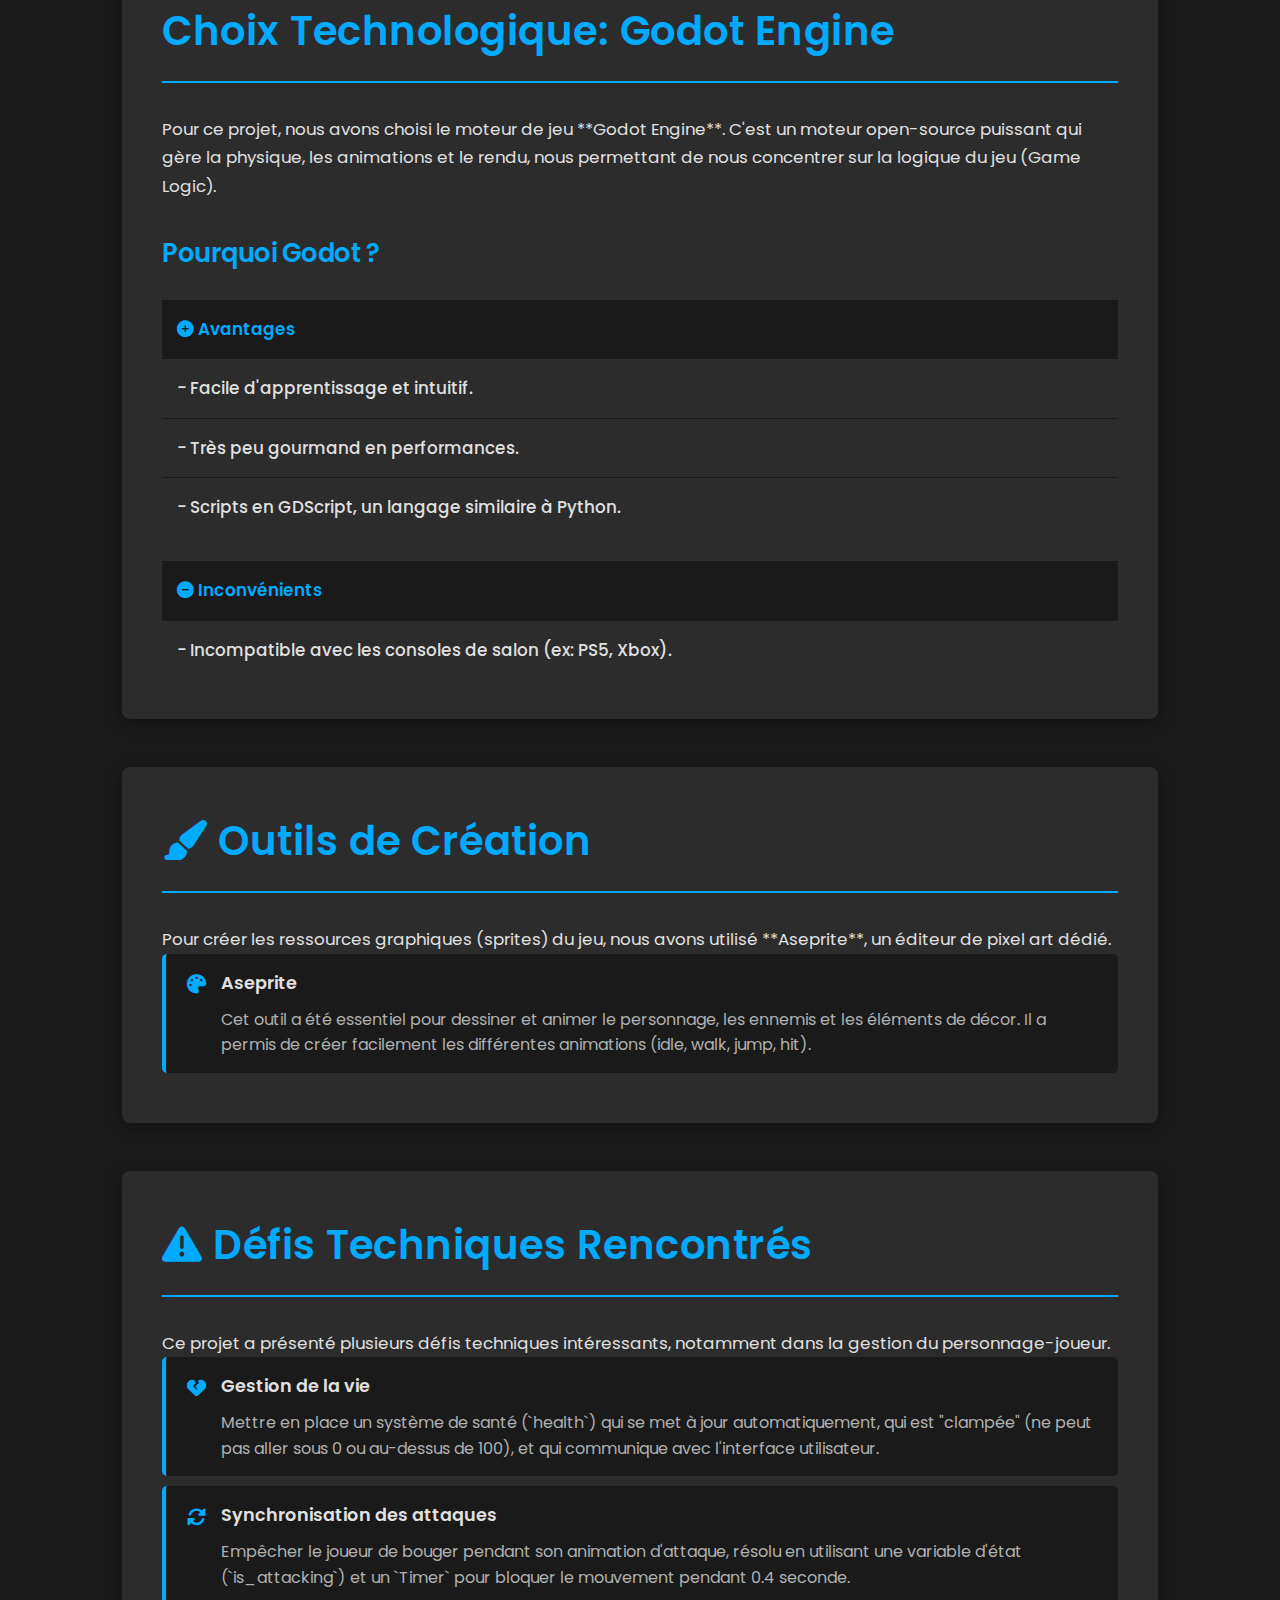
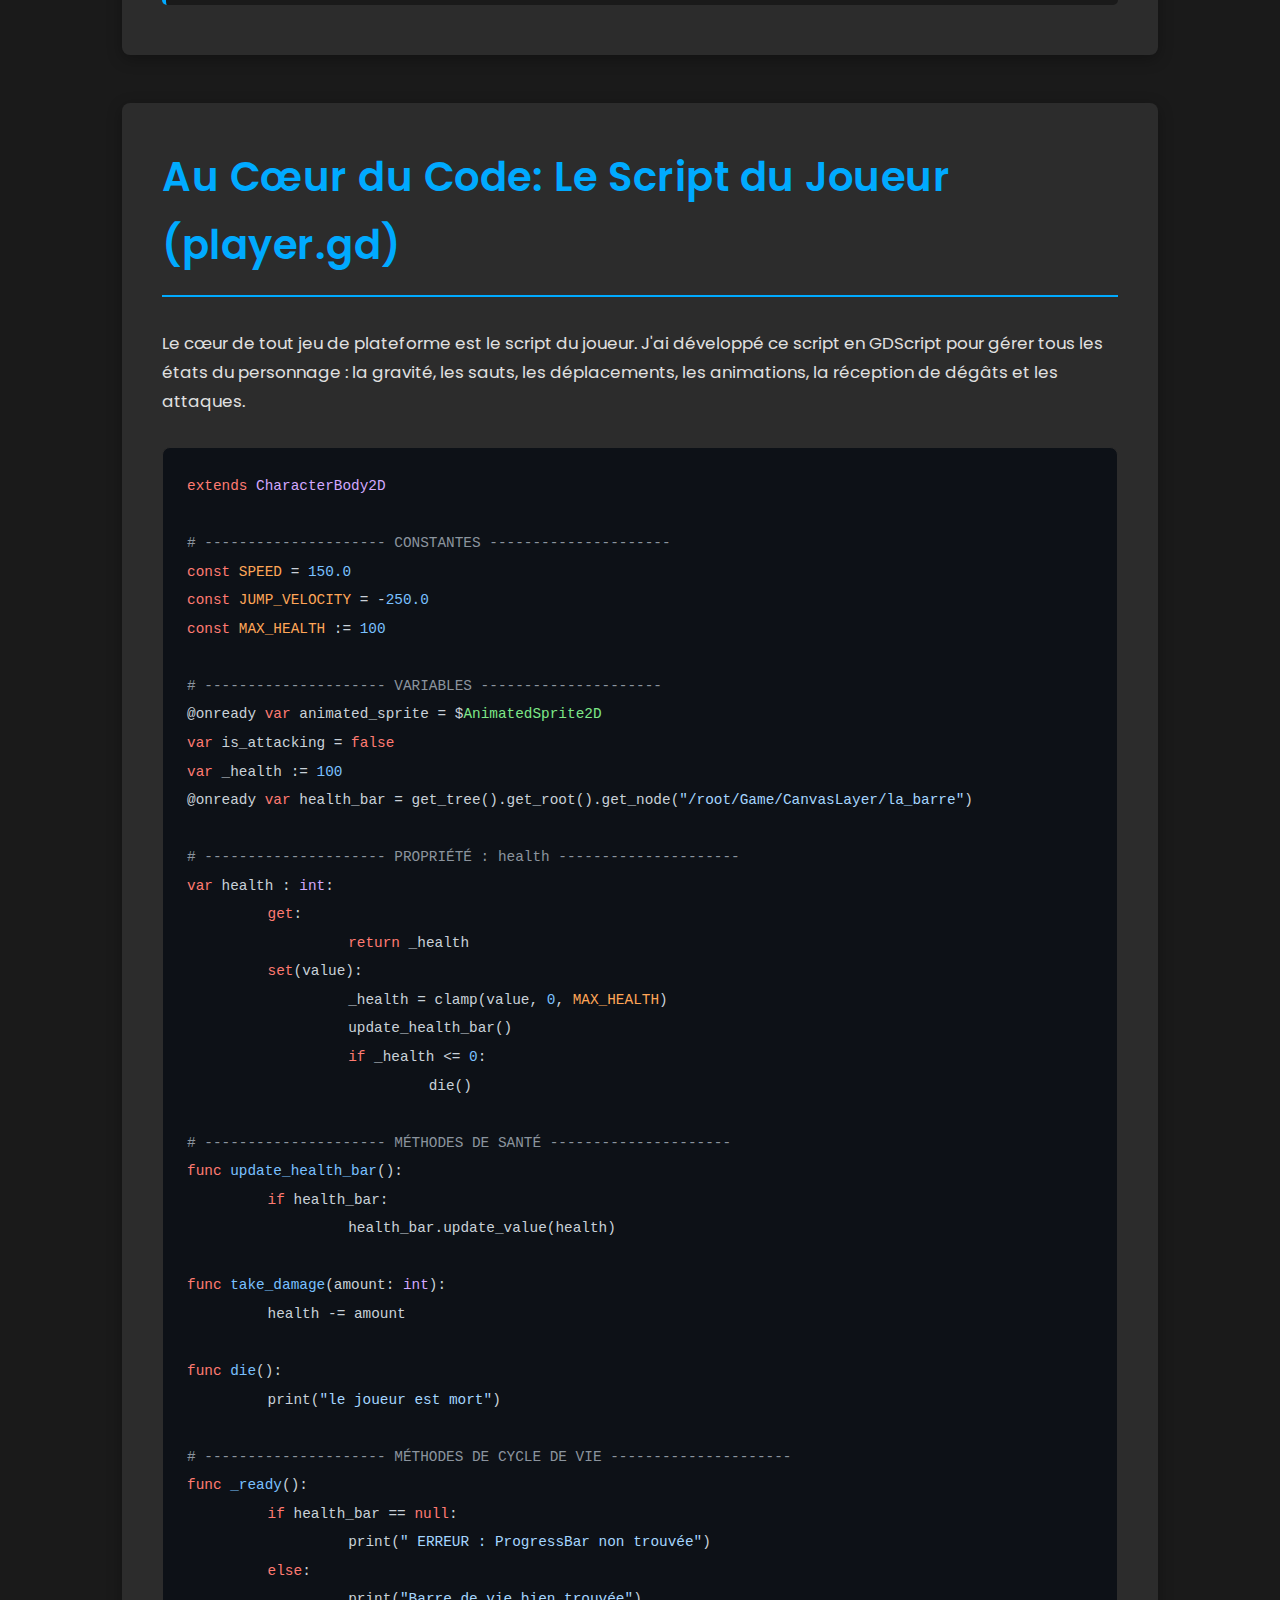
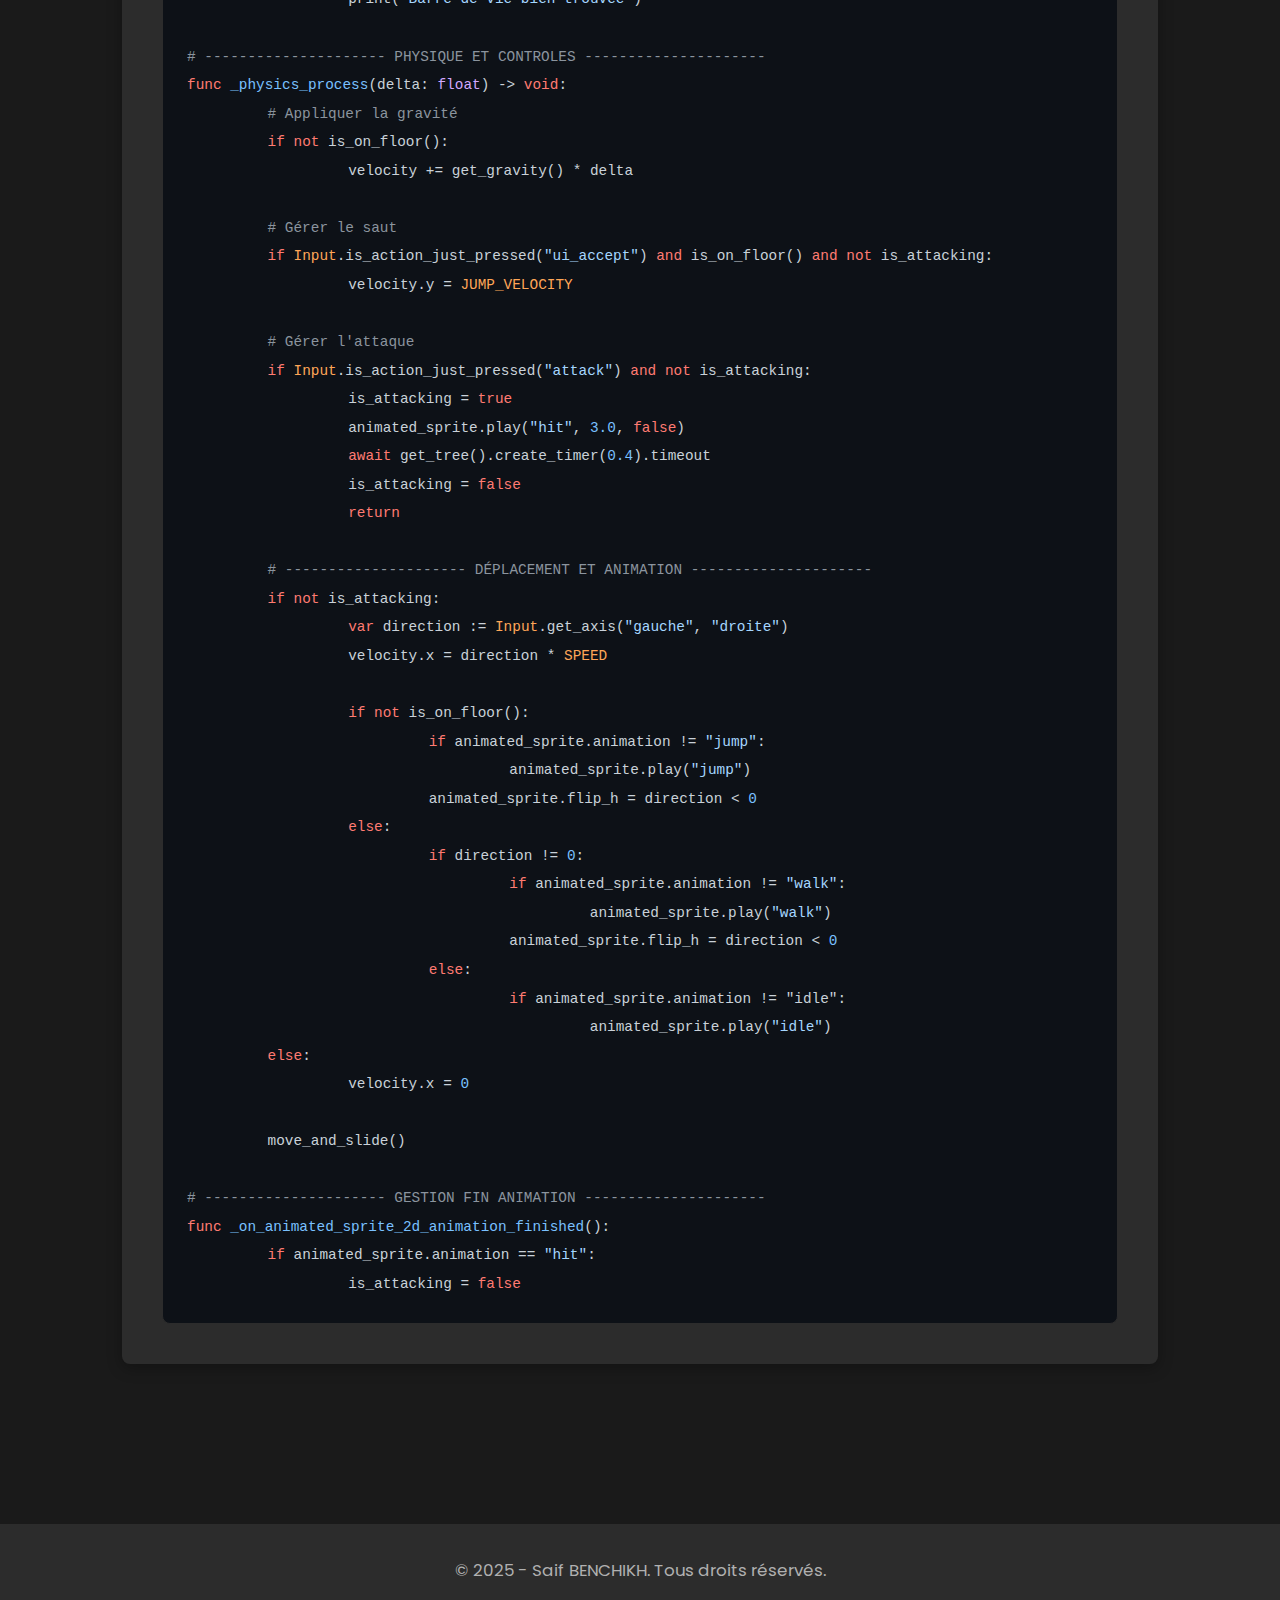
<file: jeux/patform/projet-jeu-video.html>
<!DOCTYPE html>
<html lang="fr">
<head>
    <meta charset="UTF-8">
    <meta name="viewport" content="width=device-width, initial-scale=1.0">
    <title>Projet Jeu Vidéo - Saif BENCHIKH</title>
    
    <link rel="stylesheet" href="../../style.css">
    
    <link href="https://fonts.googleapis.com/css2?family=Poppins:wght@300;400;600;700&display=swap" rel="stylesheet">
    <link rel="stylesheet" href="https://cdnjs.cloudflare.com/ajax/libs/font-awesome/6.0.0-beta3/css/all.min.css">
</head>
<body>

    <header>
        <nav class="container">
            <a href="../../index.html" class="logo">Saif BENCHIKH</a>
            <ul>
                <li><a href="../../index.html">Accueil</a></li>
                <li><a href="../../projets.html">Projets</a></li>
                <li><a href="../../contact.html">Contact</a></li>
                <li><a href="../../CV-Saif BENCHIKH2.pdf" download>Mon CV</a></li>
            </ul>
        </nav>
    </header>

    <main>
        <section class="project-hero-text">
            <div class="container">
                <h1>Projet Jeu de Plateforme</h1>
                <p class="project-subtitle">Création d'un jeu 2D en C & GDScript avec le moteur Godot.</p>
                <div class="project-pills">
                    <span><i class="fas fa-gamepad"></i> Godot Engine</span>
                    <span><i class="fas fa-code"></i> GDScript</span>
                    <span><i class="fas fa-code"></i> Langage C</span>
                    <span><i class="fas fa-ruler-combined"></i> Game Design</span>
                </div>
                <a href="../../jeux-videos.html" class="cta-button-light"><i class="fas fa-arrow-left"></i> Retour aux jeux vidéo</a>
            </div>
        </section>

        <section class="project-content">
            <div class="container">
                
                <div class="project-section">
                    <h2>Le Défi: Le Cahier des Charges</h2>
                    <p>L'objectif principal de ce projet était de développer un jeu de plateforme 2D complet, en se concentrant sur les mécaniques de jeu et l'expérience utilisateur.</p>
                    
                    <h3>Objectifs Clés</h3>
                    <ul class="spec-list">
                        <li>
                            <div class="spec-title"><i class="fas fa-smile"></i> Fonction Principale</div>
                            <div class="spec-desc">Susciter l'amusement chez le joueur.</div>
                        </li>
                        <li>
                            <div class="spec-title"><i class="fas fa-trophy"></i> Fonction Secondaire</div>
                            <div class="spec-desc">Procurer un challenge équilibré.</div>
                        </li>
                        <li>
                            <div class="spec-title"><i class="fas fa-running"></i> Animation</div>
                            <div class="spec-desc">Tous les mouvements du joueur doivent être animés (course, saut, attaque).</div>
                        </li>
                        <li>
                            <div class="spec-title"><i class="fas fa-check-circle"></i> Équilibrage</div>
                            <div class="spec-desc">Le jeu doit être équilibré (difficulté progressive).</div>
                        </li>
                        <li>
                            <div class="spec-title"><i class="fas fa-laptop-house"></i> Compatibilité</div>
                            <div class="spec-desc">Compatible avec n'importe quel OS (Windows, Mac, Linux).</div>
                        </li>
                        <li>
                            <div class="spec-title"><i class="fas fa-arrow-up"></i> Progression</div>
                            <div class="spec-desc">Implémenter un système de progression pour récompenser le joueur.</div>
                        </li>
                    </ul>
                </div>

                <div class="project-section">
                    <h2>Choix Technologique: Godot Engine</h2>
                    <p>Pour ce projet, nous avons choisi le moteur de jeu **Godot Engine**. C'est un moteur open-source puissant qui gère la physique, les animations et le rendu, nous permettant de nous concentrer sur la logique du jeu (Game Logic).</p>

                    <h3 class="mt-2">Pourquoi Godot ?</h3>
                    <div class="project-table-responsive">
                        <table>
                            <thead>
                                <tr>
                                    <th><i class="fas fa-plus-circle"></i> Avantages</th>
                                </tr>
                            </thead>
                            <tbody>
                                <tr><td>- Facile d'apprentissage et intuitif.</td></tr>
                                <tr><td>- Très peu gourmand en performances.</td></tr>
                                <tr><td>- Scripts en GDScript, un langage similaire à Python.</td></tr>
                            </tbody>
                        </table>
                    </div>
                    <div class="project-table-responsive mt-2">
                        <table>
                            <thead>
                                <tr>
                                    <th><i class="fas fa-minus-circle"></i> Inconvénients</th>
                                </tr>
                            </thead>
                            <tbody>
                                <tr><td>- Incompatible avec les consoles de salon (ex: PS5, Xbox).</td></tr>
                            </tbody>
                        </table>
                    </div>
                </div>

                <div class="project-section">
                    <h2><i class="fas fa-paint-brush"></i> Outils de Création</h2>
                    <p>Pour créer les ressources graphiques (sprites) du jeu, nous avons utilisé **Aseprite**, un éditeur de pixel art dédié.</p>
                    <ul class="spec-list">
                        <li>
                            <div class="spec-title"><i class="fas fa-palette"></i> Aseprite</div>
                            <div class="spec-desc">Cet outil a été essentiel pour dessiner et animer le personnage, les ennemis et les éléments de décor. Il a permis de créer facilement les différentes animations (idle, walk, jump, hit).</div>
                        </li>
                    </ul>
                </div>

                <div class="project-section">
                    <h2><i class="fas fa-exclamation-triangle"></i> Défis Techniques Rencontrés</h2>
                    <p>Ce projet a présenté plusieurs défis techniques intéressants, notamment dans la gestion du personnage-joueur.</p>
                    <ul class="spec-list">
                        <li>
                            <div class="spec-title"><i class="fas fa-heart-broken"></i> Gestion de la vie</div>
                            <div class="spec-desc">Mettre en place un système de santé (`health`) qui se met à jour automatiquement, qui est "clampée" (ne peut pas aller sous 0 ou au-dessus de 100), et qui communique avec l'interface utilisateur.</div>
                        </li>
                        <li>
                            <div class="spec-title"><i class="fas fa-sync-alt"></i> Synchronisation des attaques</div>
                            <div class="spec-desc">Empêcher le joueur de bouger pendant son animation d'attaque, résolu en utilisant une variable d'état (`is_attacking`) et un `Timer` pour bloquer le mouvement pendant 0.4 seconde.</div>
                        </li>
                    </ul>
                </div>

                <div class="project-section">
                    <h2>Au Cœur du Code: Le Script du Joueur (player.gd)</h2>
                    <p>Le cœur de tout jeu de plateforme est le script du joueur. J'ai développé ce script en GDScript pour gérer tous les états du personnage : la gravité, les sauts, les déplacements, les animations, la réception de dégâts et les attaques.</p>
                    
                    <div class="code-block-container">
                        <pre><code><span class="code-keyword">extends</span> <span class="code-class">CharacterBody2D</span>

<span class="code-comment"># --------------------- CONSTANTES ---------------------</span>
<span class="code-keyword">const</span> <span class="code-variable">SPEED</span> = <span class="code-number">150.0</span>
<span class="code-keyword">const</span> <span class="code-variable">JUMP_VELOCITY</span> = -<span class="code-number">250.0</span>
<span class="code-keyword">const</span> <span class="code-variable">MAX_HEALTH</span> := <span class="code-number">100</span>

<span class="code-comment"># --------------------- VARIABLES ---------------------</span>
@onready <span class="code-keyword">var</span> animated_sprite = $<span class="code-node">AnimatedSprite2D</span>
<span class="code-keyword">var</span> is_attacking = <span class="code-keyword">false</span>
<span class="code-keyword">var</span> _health := <span class="code-number">100</span>
@onready <span class="code-keyword">var</span> health_bar = get_tree().get_root().get_node(<span class="code-string">"/root/Game/CanvasLayer/la_barre"</span>)

<span class="code-comment"># --------------------- PROPRIÉTÉ : health ---------------------</span>
<span class="code-keyword">var</span> health : <span class="code-class">int</span>:
	<span class="code-keyword">get</span>:
		<span class="code-keyword">return</span> _health
	<span class="code-keyword">set</span>(value):
		_health = clamp(value, <span class="code-number">0</span>, <span class="code-variable">MAX_HEALTH</span>)
		update_health_bar()
		<span class="code-keyword">if</span> _health <= <span class="code-number">0</span>:
			die()

<span class="code-comment"># --------------------- MÉTHODES DE SANTÉ ---------------------</span>
<span class="code-keyword">func</span> <span class="code-function">update_health_bar</span>():
	<span class="code-keyword">if</span> health_bar:
		health_bar.update_value(health)

<span class="code-keyword">func</span> <span class="code-function">take_damage</span>(amount: <span class="code-class">int</span>):
	health -= amount

<span class="code-keyword">func</span> <span class="code-function">die</span>():
	print(<span class="code-string">"le joueur est mort"</span>)

<span class="code-comment"># --------------------- MÉTHODES DE CYCLE DE VIE ---------------------</span>
<span class="code-keyword">func</span> <span class="code-function">_ready</span>():
	<span class="code-keyword">if</span> health_bar == <span class="code-keyword">null</span>:
		print(<span class="code-string">" ERREUR : ProgressBar non trouvée"</span>)
	<span class="code-keyword">else</span>:
		print(<span class="code-string">"Barre de vie bien trouvée"</span>)

<span class="code-comment"># --------------------- PHYSIQUE ET CONTROLES ---------------------</span>
<span class="code-keyword">func</span> <span class="code-function">_physics_process</span>(delta: <span class="code-class">float</span>) -> <span class="code-keyword">void</span>:
	<span class="code-comment"># Appliquer la gravité</span>
	<span class="code-keyword">if</span> <span class="code-keyword">not</span> is_on_floor():
		velocity += get_gravity() * delta

	<span class="code-comment"># Gérer le saut</span>
	<span class="code-keyword">if</span> <span class="code-variable">Input</span>.is_action_just_pressed(<span class="code-string">"ui_accept"</span>) <span class="code-keyword">and</span> is_on_floor() <span class="code-keyword">and</span> <span class="code-keyword">not</span> is_attacking:
		velocity.y = <span class="code-variable">JUMP_VELOCITY</span>

	<span class="code-comment"># Gérer l'attaque</span>
	<span class="code-keyword">if</span> <span class="code-variable">Input</span>.is_action_just_pressed(<span class="code-string">"attack"</span>) <span class="code-keyword">and</span> <span class="code-keyword">not</span> is_attacking:
		is_attacking = <span class="code-keyword">true</span>
		animated_sprite.play(<span class="code-string">"hit"</span>, <span class="code-number">3.0</span>, <span class="code-keyword">false</span>)
		<span class="code-keyword">await</span> get_tree().create_timer(<span class="code-number">0.4</span>).timeout
		is_attacking = <span class="code-keyword">false</span>
		<span class="code-keyword">return</span>

	<span class="code-comment"># --------------------- DÉPLACEMENT ET ANIMATION ---------------------</span>
	<span class="code-keyword">if</span> <span class="code-keyword">not</span> is_attacking:
		<span class="code-keyword">var</span> direction := <span class="code-variable">Input</span>.get_axis(<span class="code-string">"gauche"</span>, <span class="code-string">"droite"</span>)
		velocity.x = direction * <span class="code-variable">SPEED</span>

		<span class="code-keyword">if</span> <span class="code-keyword">not</span> is_on_floor():
			<span class="code-keyword">if</span> animated_sprite.animation != <span class="code-string">"jump"</span>:
				animated_sprite.play(<span class="code-string">"jump"</span>)
			animated_sprite.flip_h = direction < <span class="code-number">0</span>
		<span class="code-keyword">else</span>:
			<span class="code-keyword">if</span> direction != <span class="code-number">0</span>:
				<span class="code-keyword">if</span> animated_sprite.animation != <span class="code-string">"walk"</span>:
					animated_sprite.play(<span class="code-string">"walk"</span>)
				animated_sprite.flip_h = direction < <span class="code-number">0</span>
			<span class="code-keyword">else</span>:
				<span class="code-keyword">if</span> animated_sprite.animation != <span classs="code-string">"idle"</span>:
					animated_sprite.play(<span class="code-string">"idle"</span>)
	<span class="code-keyword">else</span>:
		velocity.x = <span class="code-number">0</span>

	move_and_slide()

<span class="code-comment"># --------------------- GESTION FIN ANIMATION ---------------------</span>
<span class="code-keyword">func</span> <span class="code-function">_on_animated_sprite_2d_animation_finished</span>():
	<span class="code-keyword">if</span> animated_sprite.animation == <span class="code-string">"hit"</span>:
		is_attacking = <span class="code-keyword">false</span>
</code></pre>
                    </div>
                </div>
            </div>
        </section>
    </main>

    <footer>
        <div class="container">
            <p>© 2025 - Saif BENCHIKH. Tous droits réservés.</p>
        </div>
    </footer>
    
</body>
</html>
</file>
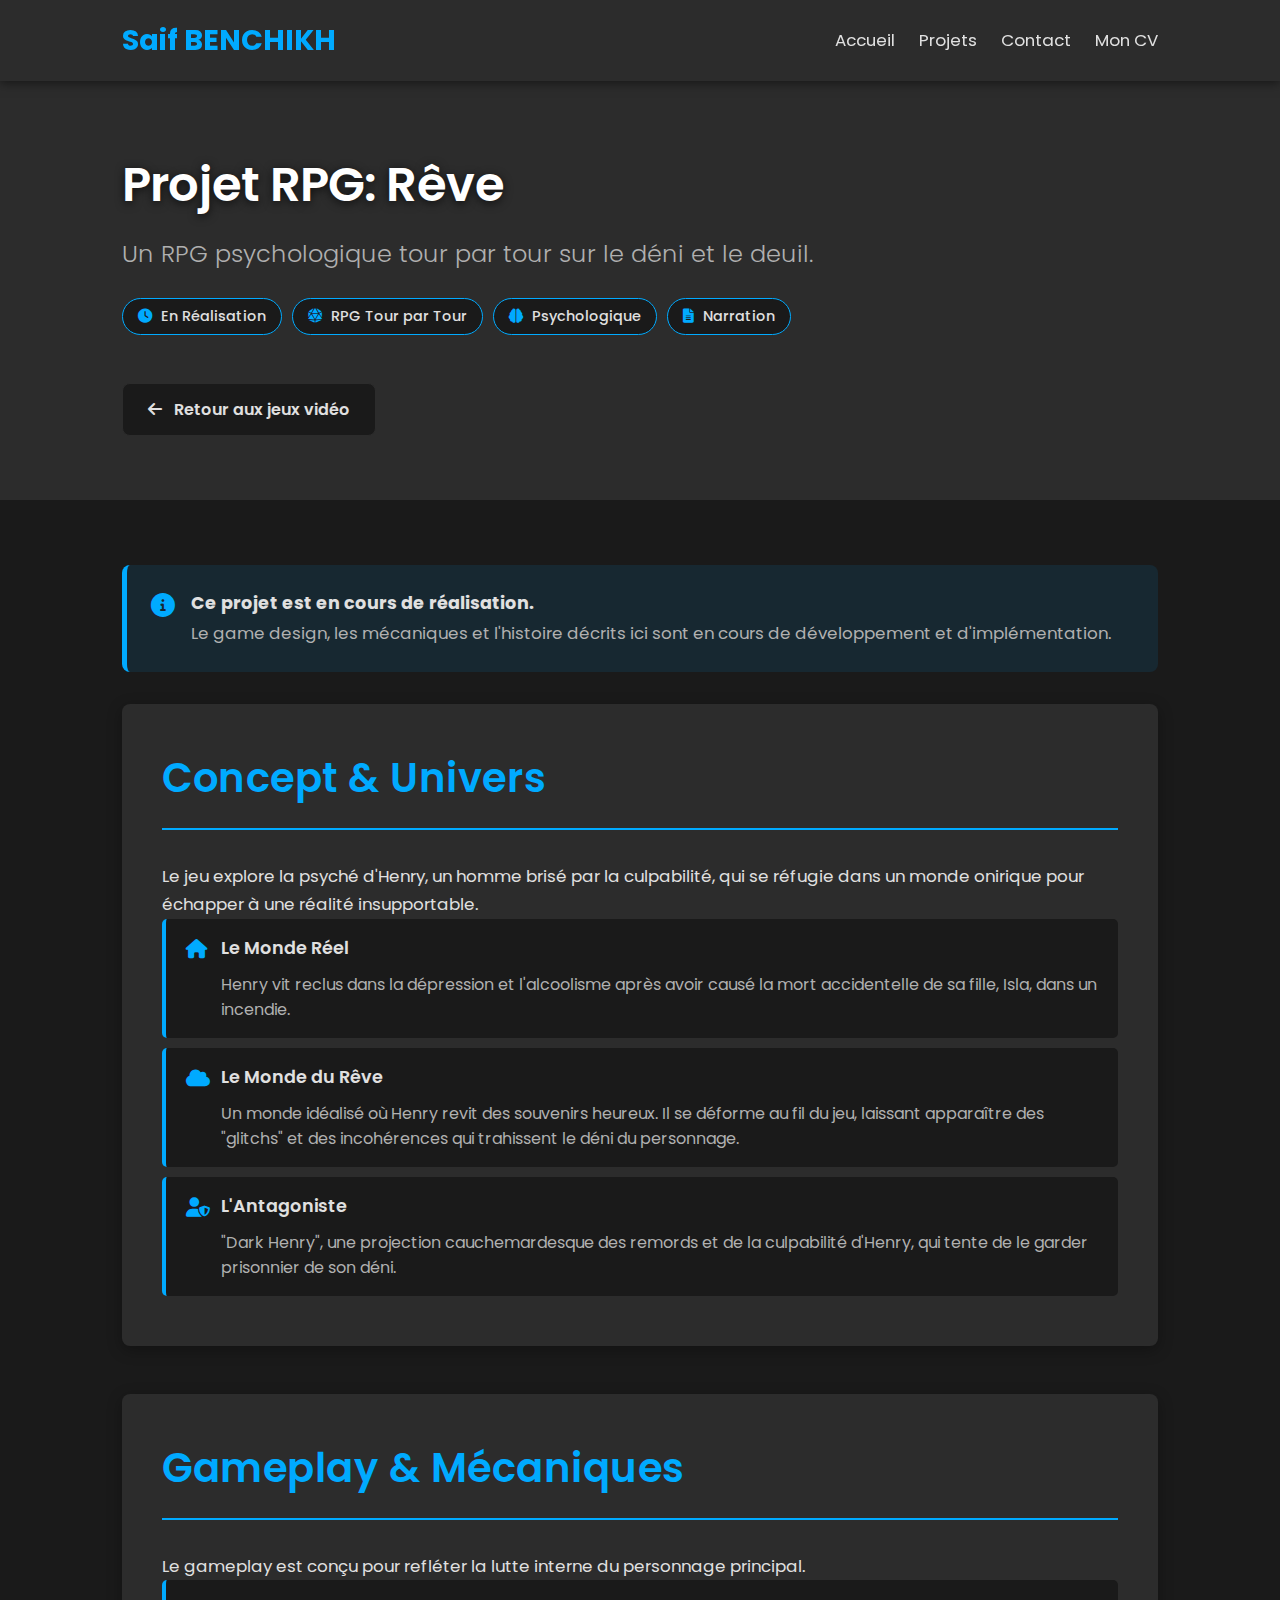
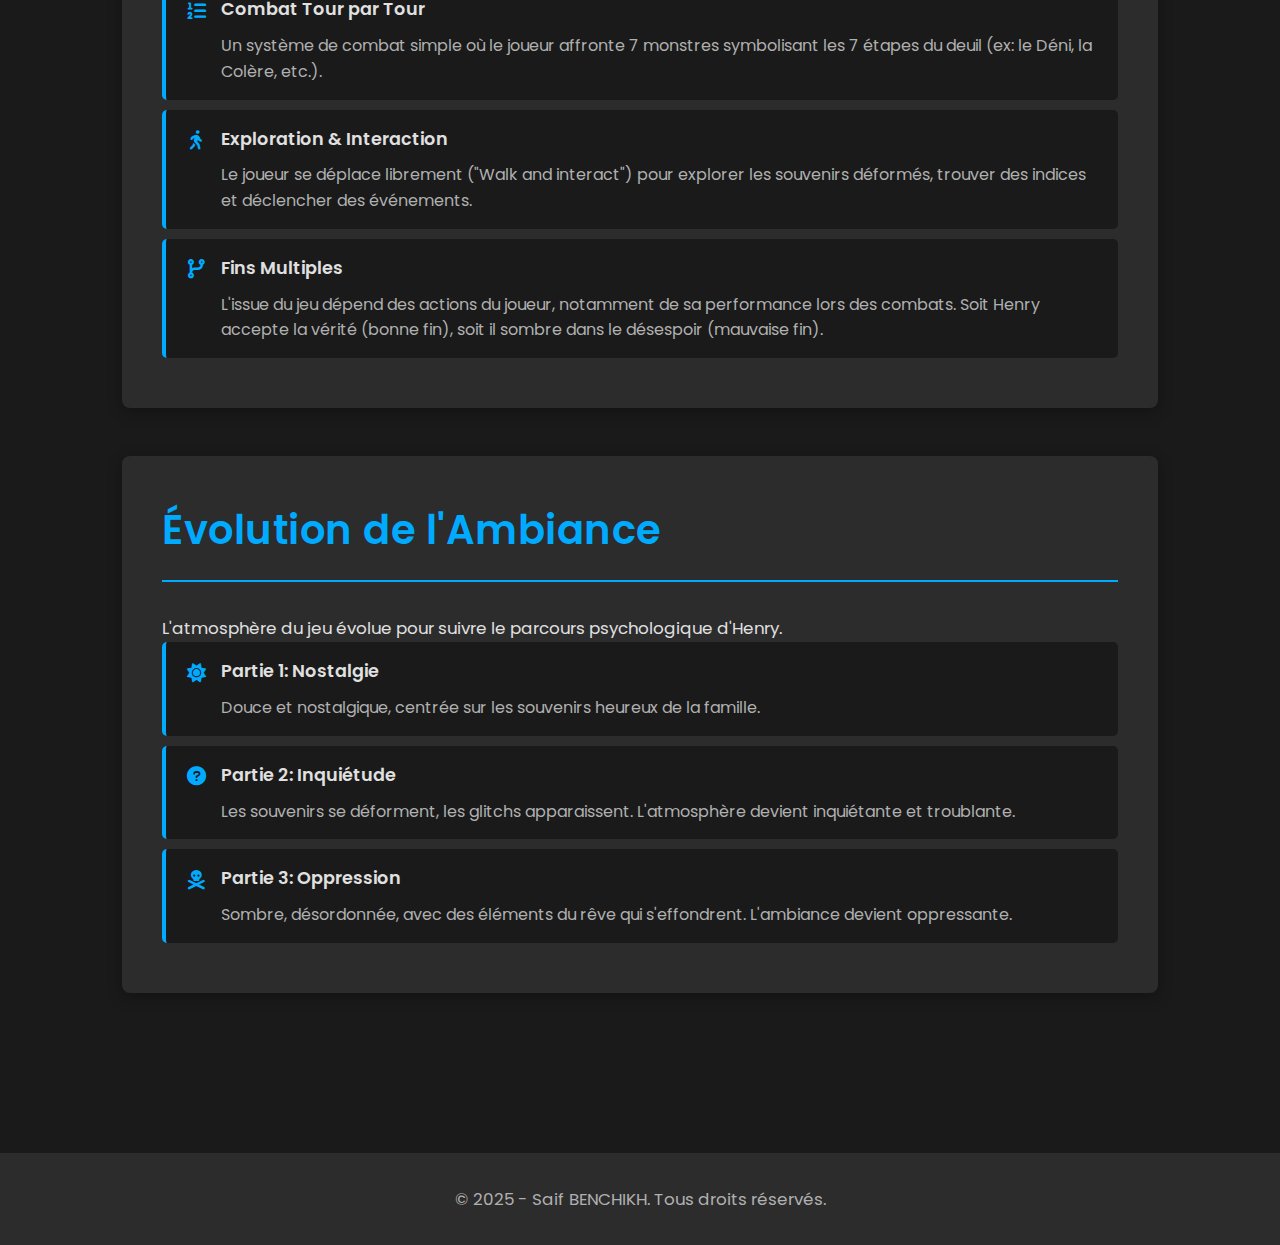
<file: jeux/RPG/projet-rpg.html>
<!DOCTYPE html>
<html lang="fr">
<head>
    <meta charset="UTF-8">
    <meta name="viewport" content="width=device-width, initial-scale=1.0">
    <title>Projet RPG: Rêve - Saif BENCHIKH</title>
    
    <link rel="stylesheet" href="../../style.css">
    
    <link href="https://fonts.googleapis.com/css2?family=Poppins:wght@300;400;600;700&display=swap" rel="stylesheet">
    <link rel="stylesheet" href="https://cdnjs.cloudflare.com/ajax/libs/font-awesome/6.0.0-beta3/css/all.min.css">
</head>
<body>

    <header>
        <nav class="container">
            <a href="../../index.html" class="logo">Saif BENCHIKH</a>
            <ul>
                <li><a href="../../index.html">Accueil</a></li>
                <li><a href="../../projets.html">Projets</a></li>
                <li><a href="../../contact.html">Contact</a></li>
                <li><a href="../../CV-Saif BENCHIKH2.pdf" download>Mon CV</a></li>
            </ul>
        </nav>
    </header>

    <main>
        <section class="project-hero-text">
            <div class="container">
                <h1>Projet RPG: Rêve</h1>
                <p class="project-subtitle">Un RPG psychologique tour par tour sur le déni et le deuil.</p>
                <div class="project-pills">
                    <span><i class="fas fa-clock"></i> En Réalisation</span>
                    <span><i class="fas fa-dice-d20"></i> RPG Tour par Tour</span>
                    <span><i class="fas fa-brain"></i> Psychologique</span>
                    <span><i class="fas fa-file-alt"></i> Narration</span>
                </div>
                <a href="../../jeux-videos.html" class="cta-button-light"><i class="fas fa-arrow-left"></i> Retour aux jeux vidéo</a>
            </div>
        </section>

        <section class="project-content">
            <div class="container">

                <div class="callout-box info">
                    <i class="fas fa-info-circle"></i>
                    <div>
                        <strong>Ce projet est en cours de réalisation.</strong>
                        <p>Le game design, les mécaniques et l'histoire décrits ici sont en cours de développement et d'implémentation.</p>
                    </div>
                </div>

                <div class="project-section">
                    <h2>Concept & Univers</h2>
                    <p>Le jeu explore la psyché d'Henry, un homme brisé par la culpabilité, qui se réfugie dans un monde onirique pour échapper à une réalité insupportable.</p>
                    
                    <ul class="spec-list">
                        <li>
                            <div class="spec-title"><i class="fas fa-home"></i> Le Monde Réel</div>
                            <div class="spec-desc">Henry vit reclus dans la dépression et l'alcoolisme après avoir causé la mort accidentelle de sa fille, Isla, dans un incendie.</div>
                        </li>
                        <li>
                            <div class="spec-title"><i class="fas fa-cloud"></i> Le Monde du Rêve</div>
                            <div class="spec-desc">Un monde idéalisé où Henry revit des souvenirs heureux. Il se déforme au fil du jeu, laissant apparaître des "glitchs" et des incohérences qui trahissent le déni du personnage.</div>
                        </li>
                        <li>
                            <div class="spec-title"><i class="fas fa-user-shield"></i> L'Antagoniste</div>
                            <div class="spec-desc">"Dark Henry", une projection cauchemardesque des remords et de la culpabilité d'Henry, qui tente de le garder prisonnier de son déni.</div>
                        </li>
                    </ul>
                </div>

                <div class="project-section">
                    <h2>Gameplay & Mécaniques</h2>
                    <p>Le gameplay est conçu pour refléter la lutte interne du personnage principal.</p>
                    
                    <ul class="spec-list">
                        <li>
                            <div class="spec-title"><i class="fas fa-list-ol"></i> Combat Tour par Tour</div>
                            <div class="spec-desc">Un système de combat simple où le joueur affronte 7 monstres symbolisant les 7 étapes du deuil (ex: le Déni, la Colère, etc.).</div>
                        </li>
                        <li>
                            <div class="spec-title"><i class="fas fa-walking"></i> Exploration & Interaction</div>
                            <div class="spec-desc">Le joueur se déplace librement ("Walk and interact") pour explorer les souvenirs déformés, trouver des indices et déclencher des événements.</div>
                        </li>
                        <li>
                            <div class="spec-title"><i class="fas fa-code-branch"></i> Fins Multiples</div>
                            <div class="spec-desc">L'issue du jeu dépend des actions du joueur, notamment de sa performance lors des combats. Soit Henry accepte la vérité (bonne fin), soit il sombre dans le désespoir (mauvaise fin).</div>
                        </li>
                    </ul>
                </div>
                
                <div class="project-section">
                    <h2>Évolution de l'Ambiance</h2>
                    <p>L'atmosphère du jeu évolue pour suivre le parcours psychologique d'Henry.</p>
                    
                    <ul class="spec-list">
                        <li>
                            <div class="spec-title"><i class="fas fa-sun"></i> Partie 1: Nostalgie</div>
                            <div class="spec-desc">Douce et nostalgique, centrée sur les souvenirs heureux de la famille.</div>
                        </li>
                        <li>
                            <div class="spec-title"><i class="fas fa-question-circle"></i> Partie 2: Inquiétude</div>
                            <div class="spec-desc">Les souvenirs se déforment, les glitchs apparaissent. L'atmosphère devient inquiétante et troublante.</div>
                        </li>
                        <li>
                            <div class="spec-title"><i class="fas fa-skull-crossbones"></i> Partie 3: Oppression</div>
                            <div class="spec-desc">Sombre, désordonnée, avec des éléments du rêve qui s'effondrent. L'ambiance devient oppressante.</div>
                        </li>
                    </ul>
                </div>

            </div>
        </section>
    </main>

    <footer>
        <div class="container">
            <p>© 2025 - Saif BENCHIKH. Tous droits réservés.</p>
        </div>
    </footer>

</body>
</html>
</file>
<file: style.css>
/* ======== VARIABLES DE COULEURS ======== */
:root {
    --bg-color: #1a1a1a;
    --surface-color: #2c2c2c;
    --primary-text: #e0e0e0;
    --secondary-text: #b0b0b0;
    --accent-color: #00aaff;
    --hover-color: #0088cc;
}

/* ======== RESET ET CONFIGURATION GLOBALE ======== */
* {
    margin: 0;
    padding: 0;
    box-sizing: border-box;
}
html { scroll-behavior: smooth; }
body {
    font-family: 'Poppins', sans-serif;
    background-color: var(--bg-color);
    color: var(--primary-text);
    line-height: 1.7;
    font-weight: 400;
    font-size: 1.05rem;
    -webkit-font-smoothing: antialiased;
    -moz-osx-font-smoothing: grayscale;
}
.container {
    max-width: 1100px;
    margin: 0 auto;
    padding: 0 2rem;
}

/* ======== HEADER (MENU) ======== */
header {
    background-color: var(--surface-color);
    padding: 1rem 0;
    position: fixed;
    width: 100%;
    top: 0;
    z-index: 100;
    box-shadow: 0 2px 10px rgba(0, 0, 0, 0.5);
}
header nav {
    display: flex;
    justify-content: space-between;
    align-items: center;
}
.logo {
    font-size: 1.8rem;
    font-weight: 700;
    color: var(--accent-color);
    text-decoration: none;
}
header ul { list-style: none; display: flex; }
header ul li { margin-left: 1.5rem; }
header ul li a {
    text-decoration: none;
    color: var(--primary-text);
    font-weight: 400;
    transition: color 0.3s ease, transform 0.3s ease;
    padding-bottom: 5px;
    border-bottom: 2px solid transparent;
}
header ul li a:hover { 
    color: var(--accent-color);
    border-bottom-color: var(--accent-color);
}

/* ======== CORPS PRINCIPAL + ANIMATION D'APPARITION ======== */
main { 
    padding-top: 80px; 
    animation: fadeIn 0.8s ease-out;
}
@keyframes fadeIn {
    from {
        opacity: 0;
        transform: translateY(20px);
    }
    to {
        opacity: 1;
        transform: translateY(0);
    }
}

section { padding: 5rem 0; }
h1, h2, h3 {
    margin-bottom: 1.5rem;
    font-weight: 600;
    letter-spacing: -0.5px;
}
h2 {
    font-size: 2.5rem;
    text-align: center;
    color: var(--accent-color);
    letter-spacing: 0.5px;
}
h3 {
    font-size: 1.5rem;
    font-weight: 600;
}

/* ======== SECTION ACCUEIL (HERO) ======== */
.hero {
    background-color: var(--bg-color);
    min-height: 80vh;
    display: flex;
    flex-direction: column;
    justify-content: center;
    align-items: center;
    text-align: center;
    padding-bottom: 3rem;
}
.profile-pic {
    width: 150px;
    height: 150px;
    border-radius: 50%;
    object-fit: cover;
    margin-bottom: 2rem;
    border: 4px solid var(--accent-color);
    box-shadow: 0 0 15px rgba(0, 170, 255, 0.5);
}
.hero h1 { 
    font-size: 3.5rem; 
    text-shadow: 0 4px 20px rgba(0, 0, 0, 0.25);
}
.hero .subtitle {
    font-size: 1.5rem;
    color: var(--secondary-text);
    margin-bottom: 2rem;
    font-weight: 300;
    letter-spacing: 0.5px;
}
.hero p {
    max-width: 700px;
    margin: 0 auto;
    font-size: 1.15rem;
    line-height: 1.8;
    color: var(--primary-text);
}

/* ======== BOUTON D'ACTION (CTA) ======== */
.cta-button {
    display: inline-block;
    background-color: var(--accent-color);
    color: #ffffff;
    padding: 14px 30px;
    border-radius: 8px;
    text-decoration: none;
    font-weight: 600;
    font-size: 1rem;
    margin-top: 1.5rem;
    transition: background-color 0.3s ease, transform 0.3s ease, box-shadow 0.3s ease;
    border: none;
    cursor: pointer;
    box-shadow: 0 4px 15px rgba(0, 170, 255, 0.2);
}
.cta-button:hover {
    background-color: var(--hover-color);
    transform: translateY(-3px);
    box-shadow: 0 6px 20px rgba(0, 170, 255, 0.3);
}

/* ======== SECTION COMPÉTENCES (STYLE "PILLS") ======== */
#competences {
    background-color: var(--bg-color);
    padding-top: 3rem;
}
.competences-grille {
    display: grid;
    grid-template-columns: 1fr;
    gap: 3rem;
    margin-top: 3rem;
}
.competence-categorie {
    background-color: var(--surface-color);
    padding: 2rem;
    border-radius: 8px;
    box-shadow: 0 4px 15px rgba(0, 0, 0, 0.3);
    text-align: center;
}
.competence-categorie h3 {
    color: var(--accent-color);
    margin-bottom: 2rem;
    font-size: 1.6rem;
    display: flex;
    align-items: center;
    justify-content: center;
    flex-wrap: wrap;
}
.competence-categorie h3 .fas, .competence-categorie h3 .fab {
    margin-right: 10px;
    font-size: 1.8rem;
    line-height: 1;
}
.competence-categorie ul {
    list-style: none;
    padding-left: 0;
    display: flex;
    flex-wrap: wrap;
    justify-content: center;
}
.competence-categorie li {
    background-color: var(--bg-color);
    color: var(--primary-text);
    padding: 10px 20px;
    margin: 5px;
    border-radius: 20px;
    font-weight: 500;
    transition: background-color 0.3s ease, transform 0.2s ease;
}
.competence-categorie li:hover {
    background-color: var(--hover-color);
    color: #ffffff;
    transform: scale(1.05);
}

/* ======== SECTIONS CV ET CONTACT (Raccourcis) ======== */
#cv, #contact-raccourci {
    text-align: center;
}
#cv p, #contact-raccourci p {
    max-width: 600px;
    margin: 0 auto 1.5rem auto;
    font-size: 1.1rem;
    color: var(--secondary-text);
}

/* ======== PAGE PROJETS (projets.html) ======== */
#projets-page {
    background-color: var(--surface-color);
}
.projets-grille {
    display: grid;
    grid-template-columns: repeat(auto-fit, minmax(300px, 1fr));
    gap: 2rem;
    margin-top: 3rem;
}
.projet-carte {
    background-color: var(--bg-color);
    padding: 2rem;
    border-radius: 8px;
    box-shadow: 0 4px 15px rgba(0, 0, 0, 0.3);
    transition: transform 0.3s ease, box-shadow 0.3s ease;
    border: 1px solid var(--surface-color);
}
.projet-carte:hover {
    transform: translateY(-5px);
    box-shadow: 0 6px 20px rgba(0, 0, 0, 0.4);
}
.projet-carte h3 { 
    color: var(--accent-color); 
    font-size: 1.4rem;
}
.projet-carte p {
    color: var(--secondary-text);
    margin-bottom: 1rem;
}
.projet-carte .projet-lien {
    display: block;
    text-decoration: none;
    color: var(--accent-color);
    font-weight: 600;
    margin-top: 0.8rem;
    transition: color 0.3s ease, transform 0.3s ease;
}
.projet-carte .projet-lien i {
    margin-right: 8px;
}
.projet-carte .projet-lien:hover {
    color: var(--hover-color);
    transform: translateX(5px);
}

/* ======== PAGE CONTACT (contact.html) ======== */
#contact-page p {
    text-align: center;
    font-size: 1.1rem;
    margin-bottom: 3rem;
    color: var(--secondary-text);
}
.contact-flex-container {
    display: flex;
    justify-content: space-between;
    flex-wrap: wrap;
    gap: 3rem;
}
.contact-form {
    flex: 2;
    min-width: 300px;
}
.contact-info {
    flex: 1;
    min-width: 250px;
    background-color: var(--surface-color);
    padding: 2.5rem;
    border-radius: 8px;
}
.contact-form h3, .contact-info h3 {
    color: var(--accent-color);
    margin-bottom: 2rem;
}
.form-groupe {
    margin-bottom: 1.5rem;
}
.form-groupe label {
    display: block;
    color: var(--primary-text);
    margin-bottom: 8px;
    font-weight: 500;
}
.form-groupe input,
.form-groupe textarea {
    width: 100%;
    padding: 15px;
    border: 1px solid var(--surface-color);
    border-radius: 5px;
    background-color: var(--bg-color);
    color: var(--primary-text);
    font-family: 'Poppins', sans-serif;
    font-size: 1rem;
    transition: box-shadow 0.3s ease, border-color 0.3s ease;
}
.form-groupe input:focus,
.form-groupe textarea:focus {
    outline: none;
    border-color: var(--accent-color);
    box-shadow: 0 0 0 3px rgba(0, 170, 255, 0.2);
}
.contact-info ul {
    list-style: none;
}
.contact-info li {
    display: flex;
    align-items: center;
    margin-bottom: 1.5rem;
    font-size: 1.1rem;
}
.contact-info li i {
    color: var(--accent-color);
    font-size: 1.5rem;
    width: 40px;
}
.contact-info li a {
    color: var(--primary-text);
    text-decoration: none;
    transition: color 0.3s ease;
}
.contact-info li a:hover {
    color: var(--accent-color);
}

/* ======== FOOTER ======== */
footer {
    background-color: var(--surface-color);
    text-align: center;
    padding: 2rem 0;
    margin-top: 3rem;
}
footer p { color: var(--secondary-text); }

/* ======== MEDIA QUERIES (Responsive Design) ======== */
@media (max-width: 768px) {
    header nav {
        flex-direction: column;
        padding: 1rem;
    }
    header ul {
        margin-top: 1rem;
        flex-wrap: wrap;
        justify-content: center;
    }
    header ul li {
        margin: 0.5rem 0.8rem;
    }
    .hero h1 { font-size: 2.8rem; }
    .hero .subtitle { font-size: 1.2rem; }
    h2 { font-size: 2rem; }
    .competences-grille, .projets-grille {
        grid-template-columns: 1fr;
    }
    .contact-flex-container { flex-direction: column; }
    .contact-form, .contact-info { min-width: unset; width: 100%; }
}

/* =================================================
   AJOUTS POUR LES PAGES DE PROJET DÉTAILLÉES
   =================================================
*/

/* --- Bannière Texte --- */
.project-hero-text {
    width: 100%;
    background-color: var(--surface-color);
    padding: 4rem 0;
    border-bottom: 1px solid var(--bg-color);
}
.project-hero-text h1 {
    color: #ffffff;
    font-size: 3rem;
    text-shadow: 0 2px 10px rgba(0,0,0,0.7);
    margin-bottom: 0.5rem;
}
.project-hero-text .project-subtitle {
    font-size: 1.5rem;
    color: var(--secondary-text);
    font-weight: 300;
    margin-bottom: 1.5rem;
}

/* --- Pills de technologies --- */
.project-pills {
    display: flex;
    flex-wrap: wrap;
    gap: 10px;
    margin-top: 1rem;
    margin-bottom: 1.5rem;
}
.project-pills span {
    background-color: var(--bg-color);
    color: var(--primary-text);
    padding: 5px 15px;
    border-radius: 20px;
    font-size: 0.9rem;
    font-weight: 500;
    border: 1px solid var(--accent-color);
}
.project-pills span i {
    margin-right: 5px;
    color: var(--accent-color);
}

/* --- Bouton "Retour" --- */
.cta-button-light {
    display: inline-block;
    background-color: var(--bg-color);
    color: var(--primary-text);
    padding: 12px 25px;
    border-radius: 8px;
    text-decoration: none;
    font-weight: 600;
    font-size: 1rem;
    margin-top: 1.5rem;
    border: 1px solid var(--surface-color);
    transition: background-color 0.3s ease, transform 0.3s ease, border-color 0.3s ease;
}
.cta-button-light:hover {
    background-color: var(--surface-color);
    border-color: var(--accent-color);
    transform: translateY(-3px);
}
.cta-button-light i {
    margin-right: 8px;
}


/* --- Contenu de la page de projet --- */
.project-content {
    background-color: var(--bg-color);
    padding: 4rem 0;
}

.project-section {
    background-color: var(--surface-color);
    padding: 2.5rem;
    border-radius: 8px;
    margin-bottom: 3rem;
    box-shadow: 0 4px 15px rgba(0, 0, 0, 0.3);
}

.project-section h2 {
    text-align: left;
    margin-bottom: 2rem;
    padding-bottom: 1rem;
    border-bottom: 2px solid var(--accent-color);
}

.project-section h3 {
    color: var(--accent-color);
    margin-bottom: 1.5rem;
    font-size: 1.6rem;
}

/* --- Classe pour les images pleine largeur --- */
.project-image-full {
    width: 100%;
    max-width: 900px; 
    display: block;
    margin: 2rem auto 0 auto; 
    border-radius: 8px;
    border: 1px solid var(--bg-color);
}

/* --- Colonnes (pour la section Godot) --- */
.project-two-cols {
    display: flex;
    flex-wrap: wrap;
    gap: 2rem;
    align-items: flex-start; 
    margin-bottom: 2rem;
}
.project-col-text {
    flex: 1;
    min-width: 300px;
}
.project-col-image {
    flex: 1;
    min-width: 300px;
}
.inline-image {
    width: 100%;
    border-radius: 8px;
}

/* --- Styles de la liste (MODIFIÉS POUR LISIBILITÉ) --- */
.spec-list {
    list-style: none;
    padding-left: 0;
}
.spec-list li {
    background-color: var(--bg-color);
    padding: 15px 20px; 
    border-radius: 5px;
    margin-bottom: 10px;
    border-left: 4px solid var(--accent-color);
}
.spec-title {
    display: flex;
    align-items: center;
    font-size: 1.1rem;
    font-weight: 600;
    color: var(--primary-text);
    margin-bottom: 8px;
}
.spec-title i {
    color: var(--accent-color);
    font-size: 1.2rem;
    margin-right: 15px;
    width: 20px;
    text-align: center;
}
.spec-desc {
    color: var(--secondary-text);
    padding-left: 35px; /* Aligne la description */
    font-size: 1rem;
    line-height: 1.6;
}


.mt-2 {
    margin-top: 2rem;
}

/* --- Styles pour le tableau propre --- */
.project-table-responsive {
    width: 100%;
    overflow-x: auto;
    margin-top: 1.5rem;
}
table {
    width: 100%;
    border-collapse: collapse;
    min-width: 300px;
}
table th, table td {
    padding: 15px;
    text-align: left;
    border-bottom: 1px solid var(--bg-color);
}
table th {
    background-color: var(--bg-color);
    color: var(--accent-color);
    font-weight: 600;
}
table td {
    color: var(--primary-text);
}
table tr:last-child td {
    border-bottom: none;
}
table td:first-child {
    font-weight: 500;
    color: var(--primary-text);
}

/* --- STYLES POUR LE BLOC DE CODE (GDScript) --- */
.code-block-container {
    background-color: #0d1117; 
    border-radius: 8px;
    padding: 1.5rem;
    overflow-x: auto; 
    border: 1px solid var(--surface-color);
    margin-top: 2rem;
}
.code-block-container pre {
    margin: 0;
}
.code-block-container code {
    font-family: 'Consolas', 'Monaco', 'Courier New', monospace;
    font-size: 0.9rem;
    line-height: 1.6;
    color: #c9d1d9; 
}
.code-comment { color: #8b949e; }
.code-keyword { color: #ff7b72; }
.code-class { color: #d2a8ff; }
.code-function { color: #79c0ff; }
.code-variable { color: #ffa657; }
.code-string { color: #a5d6ff; }
.code-number { color: #79c0ff; }
.code-node { color: #7ee787; }


/* =================================================
   NOUVEAU : STYLES POUR L'ENCADRÉ D'INFORMATION
   =================================================
*/
.callout-box {
    display: flex;
    align-items: flex-start;
    padding: 1.5rem;
    border-radius: 8px;
    margin-bottom: 2rem;
    border-left: 5px solid;
}
.callout-box.info {
    background-color: rgba(0, 170, 255, 0.1); /* Bleu clair (accent) */
    border-color: var(--accent-color);
}
.callout-box i {
    font-size: 1.5rem;
    margin-right: 1rem;
    color: var(--accent-color);
    padding-top: 0.25rem;
}
.callout-box strong {
    color: var(--primary-text);
    font-size: 1.1rem;
}
.callout-box p {
    color: var(--secondary-text);
    margin: 0;
}
</file>
<file: jeux/snake/style.css>
/* --- 1. NEW FONT --- */
body {
    font-family: 'VT323', monospace; 
}

/* --- 2. NEW BACKGROUND --- */
body {
    background-color: #000000;
    background-image: radial-gradient(
        circle, 
        #220000 0%,
        #000000 70%
    );
    color: #FF0000;
    display: flex;
    flex-direction: column;
    align-items: center;
    justify-content: center;
    margin: 0;
    height: 100vh;
    overflow: hidden;
    position: relative;
}

/* --- 3. NEW "GLOW" EFFECT --- */
h1 {
    font-size: 5rem;
    letter-spacing: 10px;
    margin-bottom: 0px;
    text-shadow: 
        0 0 5px #FF0000,
        0 0 10px #FF0000,
        0 0 20px #FF0000,
        0 0 30px #d90000;
}

.score-container {
    font-size: 2.5rem;
    margin-bottom: 15px;
    text-shadow: 
        0 0 5px #FF0000;
}

/* --- 4. NEW CANVAS STYLING --- */
canvas {
    background-color: #111;
    border: 4px solid #FF0000;
    border-radius: 8px;
    box-shadow: 
        0 0 15px #FF0000,
        0 0 25px #d90000,
        inset 0 0 10px #FF0000;
}

/* --- 5. NEW "SCAN LINE" EFFECT --- */
body::after {
    content: " ";
    display: block;
    position: absolute;
    top: 0;
    left: 0;
    width: 100%;
    height: 100%;
    background-image: linear-gradient(
        rgba(0, 0, 0, 0) 50%,
        rgba(0, 0, 0, 0.3) 50%
    );
    background-size: 100% 4px;
    opacity: 0.2;
    pointer-events: none;
    animation: scanline-flicker 0.1s linear infinite;
}

@keyframes scanline-flicker {
    0% { opacity: 0.2; }
    50% { opacity: 0.3; }
    100% { opacity: 0.2; }
}

/* --- 6. NOUVEAU STYLE POUR LE BOUTON MUTE --- */
.controls-container {
    position: absolute;
    top: 20px;
    right: 20px;
}

#muteBtn {
    background-color: #111;
    border: 2px solid #FF0000;
    color: #FF0000;
    font-family: 'VT323', monospace;
    font-size: 1.5rem;
    padding: 5px 10px;
    cursor: pointer;
    box-shadow: 0 0 10px #FF0000;
    border-radius: 4px;
}

#muteBtn:hover {
    background-color: #FF0000;
    color: #000;
    box-shadow: 0 0 15px #FF0000, 0 0 25px #d90000;
}
</file>
